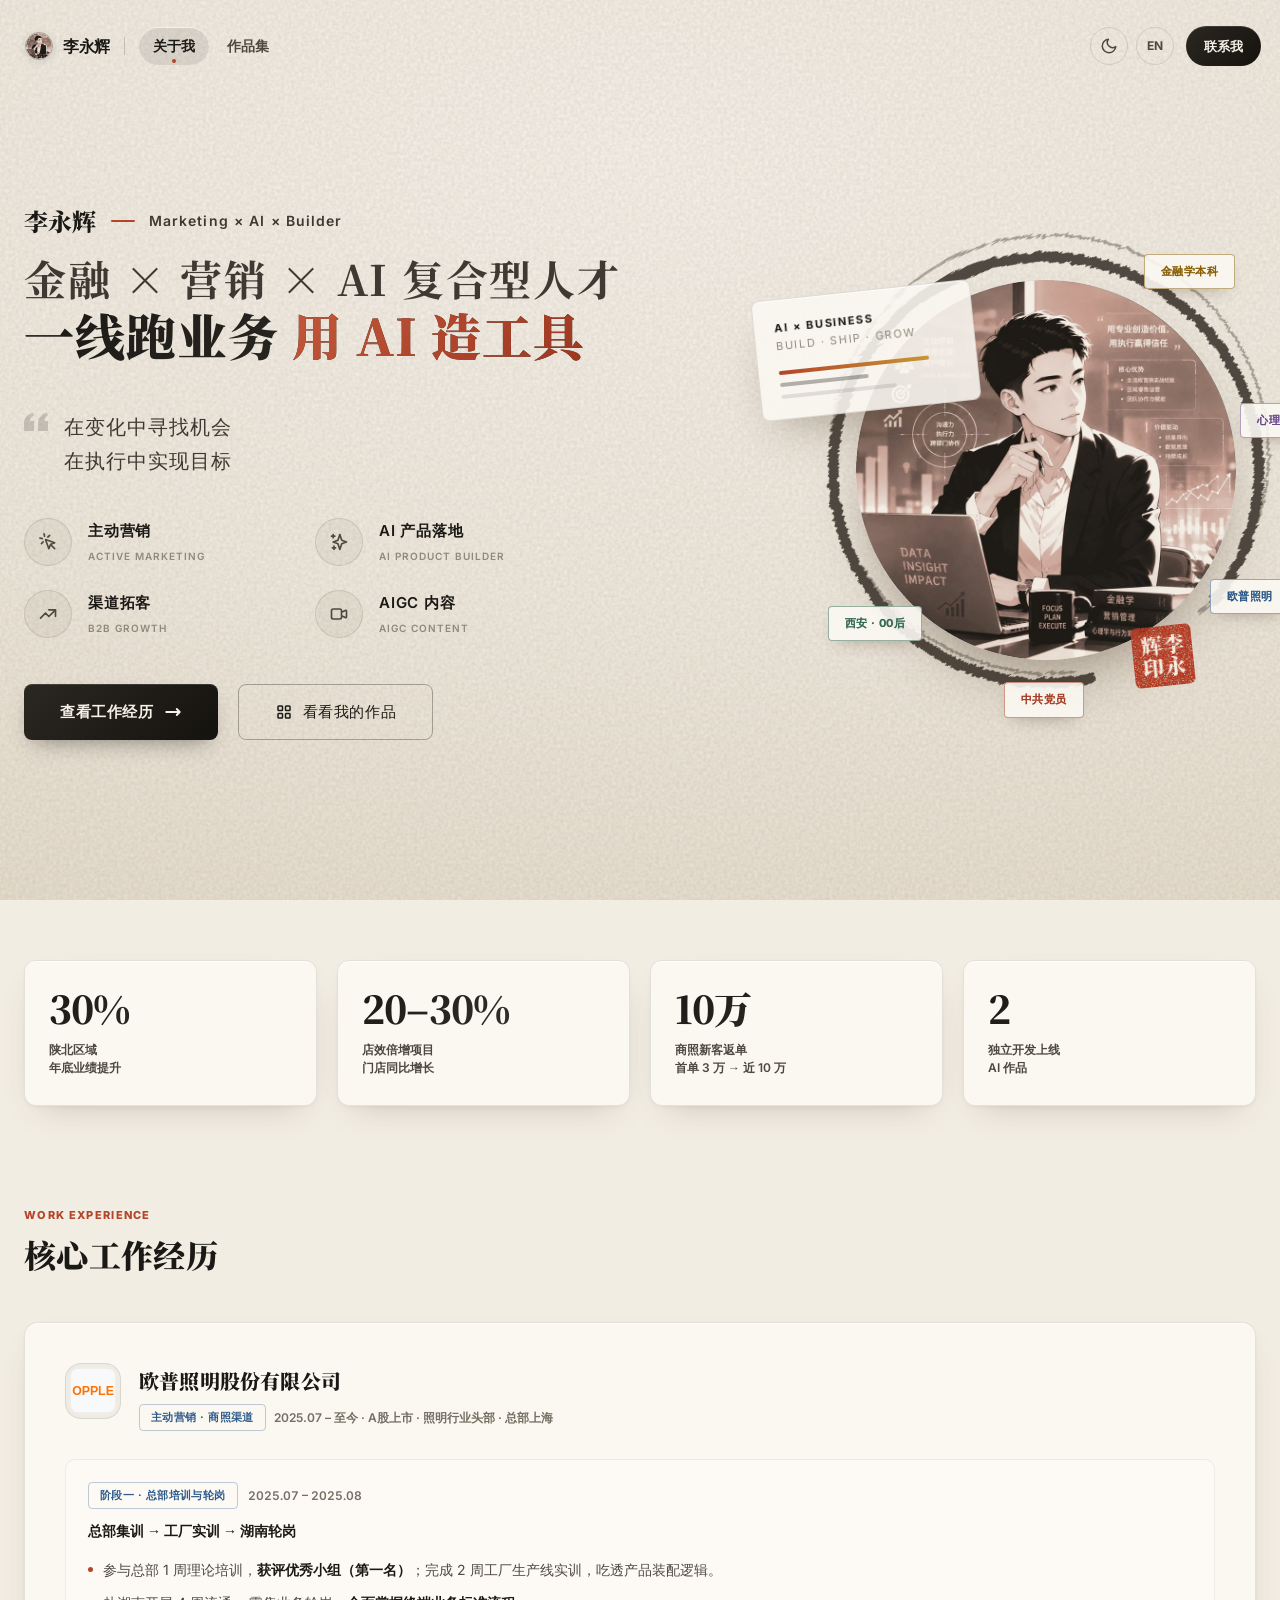
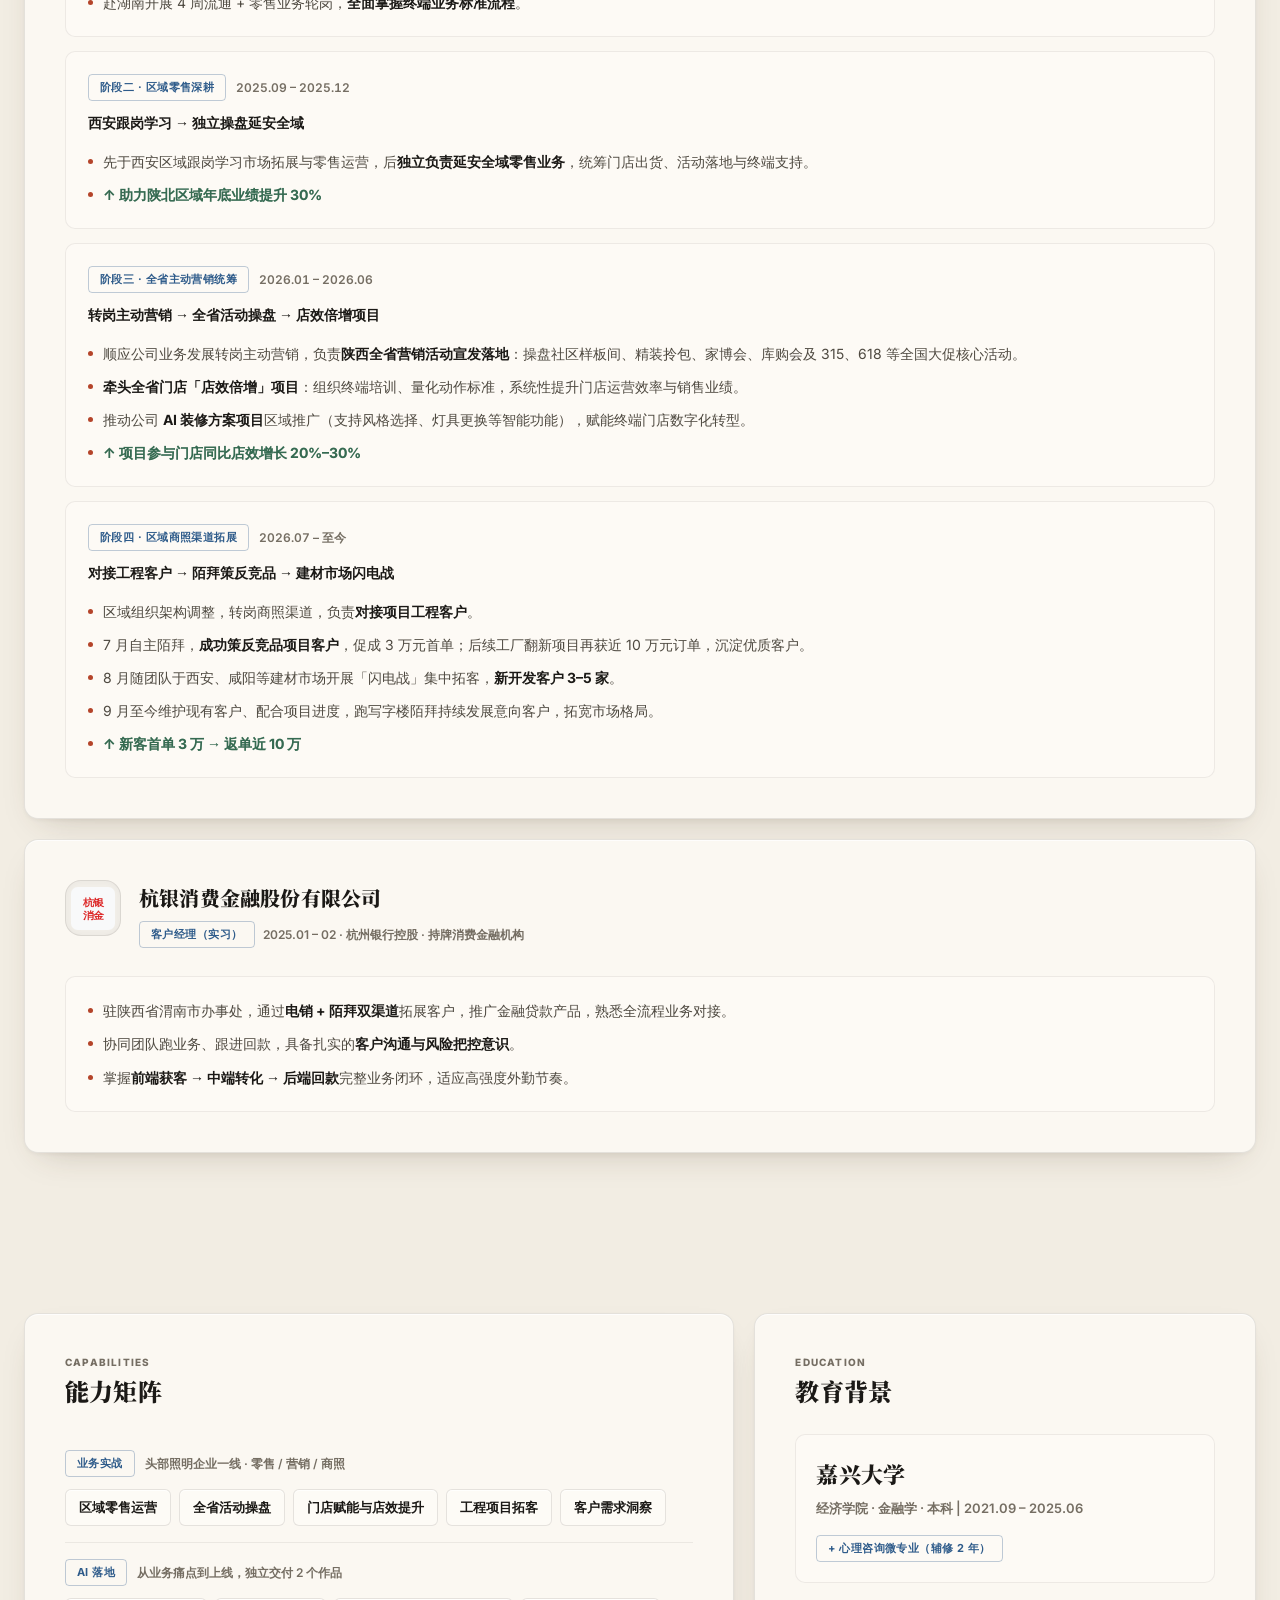
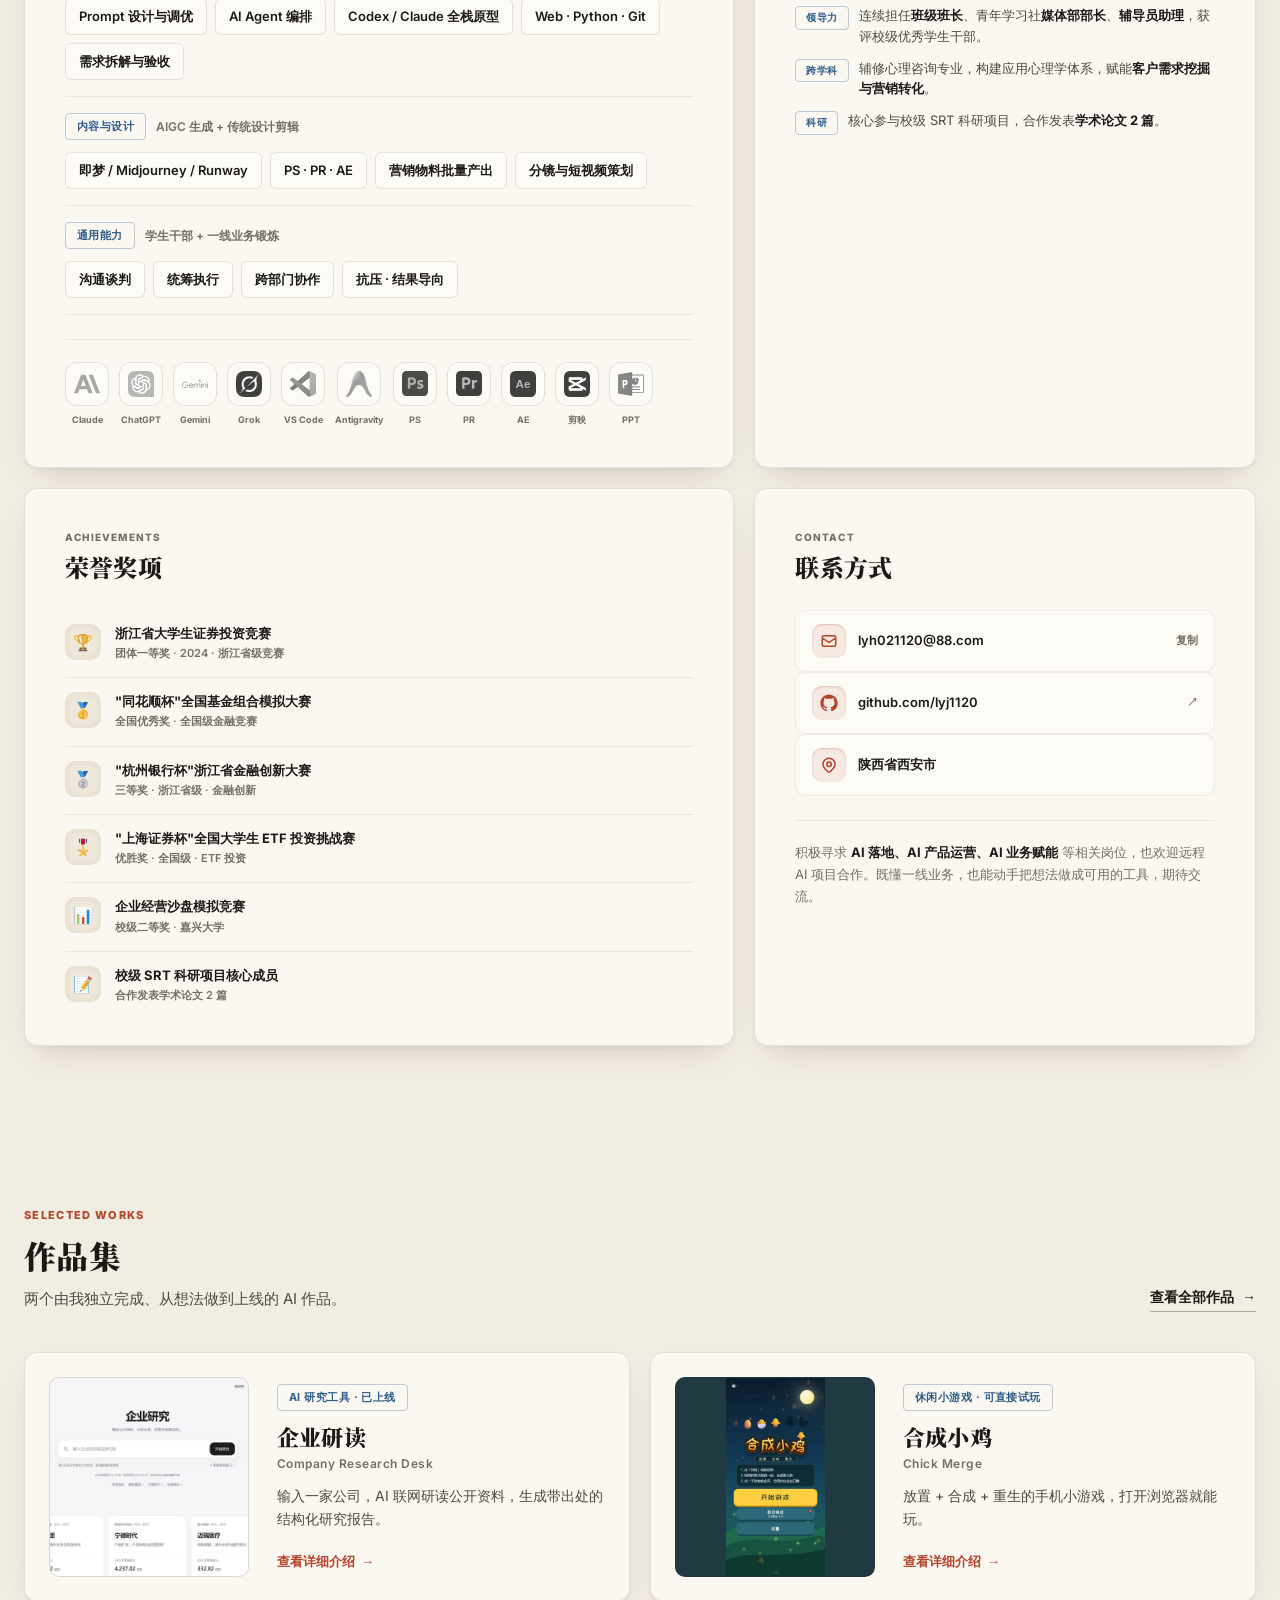
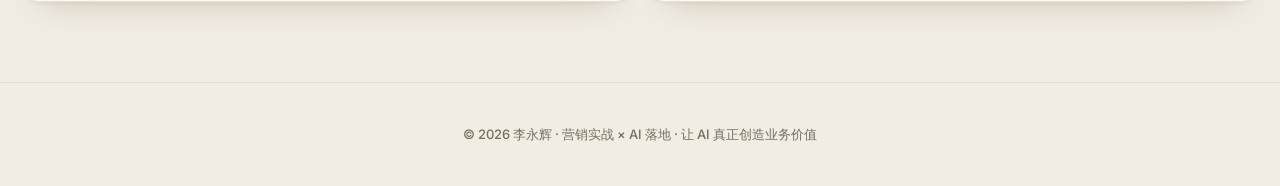
<file: index.html>
<!DOCTYPE html>
<html lang="zh-CN" data-theme="paper">
<head>
    <meta charset="UTF-8">
    <meta name="viewport" content="width=device-width, initial-scale=1.0">
    <title data-i18n="about.meta.title">李永辉 | 营销实战 × AI 落地</title>
    <meta name="description" content="李永辉：金融学本科，欧普照明一线营销与商照渠道实战，自主开发并上线 AI 产品。懂业务，也能用 AI 造工具。" data-i18n-attr="content:about.meta.desc">
    <meta name="theme-color" content="#F2EDE3">
    <meta property="og:type" content="website">
    <meta property="og:title" content="李永辉 | 营销实战 × AI 落地">
    <meta property="og:description" content="一线跑业务，用 AI 造工具。个人经历与 AI 作品集。">
    <meta property="og:image" content="https://lyj1120.github.io/smart-money/assets/og-cover.jpg">
    <link rel="icon" href="assets/favicon.svg" type="image/svg+xml">
    <!-- 在首次绘制前应用主题 / 语言偏好，避免闪烁 -->
    <script>
    (function () {
        var d = document.documentElement;
        // 默认纸墨主题；只有选过"暗夜极光"的访客才切回去
        var apply = function () {
            try {
                var q = new URLSearchParams(location.search);
                var t = q.get('theme') || localStorage.getItem('theme');
                if (t === 'aurora') d.removeAttribute('data-theme'); else d.setAttribute('data-theme', 'paper');
                return q.get('lang') || localStorage.getItem('lang');
            } catch (e) { return null; }
        };
        if (apply() === 'en') { d.setAttribute('lang', 'en'); d.classList.add('i18n-pending'); }
        // 从另一页切过来（含后台预渲染好的页面）：显示前按最新的主题偏好校正一次；
        // 首屏内容直接就位，交给页面切换的淡入，不再叠加入场动画
        addEventListener('pagereveal', function (e) {
            if (!e.viewTransition) return;
            apply();
            d.classList.add('vt-arrive');
            e.viewTransition.finished.finally(function () { d.classList.remove('vt-arrive'); });
        });
    })();
    </script>
    <!-- 打开页面后在后台把另一页预渲染好，点导航时直接切换，不用再等网络 -->
    <script type="speculationrules">{"prerender": [{"urls": ["works.html"], "eagerness": "immediate"}]}</script>
    <link rel="preload" href="fonts/inter-latin.woff2" as="font" type="font/woff2" crossorigin>
    <link rel="preload" href="assets/avatar-paper.jpg" as="image">
    <link rel="stylesheet" href="css/style.css">
</head>
<body>

<canvas id="bgCanvas" aria-hidden="true"></canvas>
<div class="bg-noise" aria-hidden="true"></div>

<!-- ===================== 导航 ===================== -->
<nav class="nav" id="mainNav" aria-label="主导航" data-i18n-attr="aria-label:nav.aria">
    <div class="nav-left">
        <a href="index.html" class="nav-logo-wrap" aria-label="李永辉 · 关于我" data-i18n-attr="aria-label:nav.homeLabel">
            <span class="nav-avatar theme-pair" aria-hidden="true">
                <img class="for-aurora" src="assets/avatar-new.jpg" alt="">
                <img class="for-paper" src="assets/avatar-paper.jpg" alt="">
            </span>
            <span class="nav-logo" data-i18n="common.name">李永辉</span>
        </a>
        <span class="nav-sep" aria-hidden="true"></span>
        <div class="nav-links">
            <a href="index.html" class="active" aria-current="page" data-i18n="nav.about">关于我</a>
            <a href="works.html" data-i18n="nav.works">作品集</a>
        </div>
    </div>
    <div class="nav-right">
        <button type="button" class="nav-icon" id="themeToggle" aria-label="切换到纸墨主题" title="切换到纸墨主题">
            <svg class="theme-icon-sun" viewBox="0 0 24 24" fill="none" stroke="currentColor" stroke-width="2" stroke-linecap="round" stroke-linejoin="round" aria-hidden="true"><circle cx="12" cy="12" r="4"/><path d="M12 2v2M12 20v2M4.93 4.93l1.41 1.41M17.66 17.66l1.41 1.41M2 12h2M20 12h2M6.34 17.66l-1.41 1.41M19.07 4.93l-1.41 1.41"/></svg>
            <svg class="theme-icon-moon" viewBox="0 0 24 24" fill="none" stroke="currentColor" stroke-width="2" stroke-linecap="round" stroke-linejoin="round" aria-hidden="true"><path d="M21 12.79A9 9 0 1111.21 3 7 7 0 0021 12.79z"/></svg>
        </button>
        <button type="button" class="nav-icon nav-lang" id="langToggle" aria-label="Switch to English" title="Switch to English">EN</button>
        <a href="#contact" class="nav-btn" data-contact data-i18n="nav.contact">联系我</a>
    </div>
</nav>

<main>
<!-- ===================== 首屏 ===================== -->
<section class="hero" id="hero">
    <div class="bg-lights" aria-hidden="true">
        <div class="light-blue"></div>
        <div class="light-gold"></div>
        <div class="light-indigo"></div>
    </div>

    <div class="hero-inner wrapper">
        <div class="hero-content">
            <div class="hero-intro hero-anim">
                <span class="hi-name" data-i18n="common.name">李永辉</span>
                <span class="hi-divider" aria-hidden="true"></span>
                <span class="hi-role">Marketing × AI × Builder</span>
            </div>

            <h1 class="hero-title hero-anim d1">
                <span class="title-line-1" data-i18n="about.hero.line1">金融 × 营销 × AI 复合型人才</span>
                <span class="title-line-2" data-i18n="about.hero.line2">一线跑业务 <span class="text-accent">用 AI 造工具</span></span>
            </h1>

            <div class="hero-quote hero-anim d2">
                <svg class="quote-mark" width="24" height="24" fill="currentColor" viewBox="0 0 24 24" aria-hidden="true"><path d="M14.017 21v-7.391c0-5.704 3.731-9.57 8.983-10.609l.995 2.151c-2.432.917-3.995 3.638-3.995 5.849h4v10h-9.983zm-14.017 0v-7.391c0-5.704 3.748-9.57 9-10.609l.996 2.151c-2.433.917-3.996 3.638-3.996 5.849h3.983v10h-9.983z"/></svg>
                <p data-i18n="about.hero.quote">在变化中寻找机会<br>在执行中实现目标</p>
            </div>

            <div class="hero-skill-grid hero-anim d3">
                <div class="skill-item">
                    <div class="skill-icon"><svg width="20" height="20" fill="none" stroke="currentColor" viewBox="0 0 24 24" aria-hidden="true"><path stroke-linecap="round" stroke-linejoin="round" stroke-width="2" d="M15 15l-2 5L9 9l11 4-5 2zm0 0l5 5M7.188 2.239l.777 2.897M5.136 7.965l-2.898-.777M13.95 4.05l-2.122 2.122m-5.657 5.656l-2.12 2.122"/></svg></div>
                    <div class="skill-text"><span class="sk-name" data-i18n="about.skill.1.name">主动营销</span><span class="sk-eng" data-i18n="about.skill.1.sub">Active Marketing</span></div>
                </div>
                <div class="skill-item">
                    <div class="skill-icon"><svg width="20" height="20" fill="none" stroke="currentColor" viewBox="0 0 24 24" aria-hidden="true"><path stroke-linecap="round" stroke-linejoin="round" stroke-width="2" d="M5 3v4M3 5h4M6 17v4m-2-2h4m5-16l2.286 6.857L21 12l-5.714 2.143L13 21l-2.286-6.857L5 12l5.714-2.143L13 3z"/></svg></div>
                    <div class="skill-text"><span class="sk-name" data-i18n="about.skill.2.name">AI 产品落地</span><span class="sk-eng" data-i18n="about.skill.2.sub">AI Product Builder</span></div>
                </div>
                <div class="skill-item">
                    <div class="skill-icon"><svg width="20" height="20" fill="none" stroke="currentColor" viewBox="0 0 24 24" aria-hidden="true"><path stroke-linecap="round" stroke-linejoin="round" stroke-width="2" d="M13 7h8m0 0v8m0-8l-8 8-4-4-6 6"/></svg></div>
                    <div class="skill-text"><span class="sk-name" data-i18n="about.skill.3.name">渠道拓客</span><span class="sk-eng" data-i18n="about.skill.3.sub">B2B Growth</span></div>
                </div>
                <div class="skill-item">
                    <div class="skill-icon"><svg width="20" height="20" fill="none" stroke="currentColor" viewBox="0 0 24 24" aria-hidden="true"><path stroke-linecap="round" stroke-linejoin="round" stroke-width="2" d="M15 10l4.553-2.276A1 1 0 0121 8.618v6.764a1 1 0 01-1.447.894L15 14M5 18h8a2 2 0 002-2V8a2 2 0 00-2-2H5a2 2 0 00-2 2v8a2 2 0 002 2z"/></svg></div>
                    <div class="skill-text"><span class="sk-name" data-i18n="about.skill.4.name">AIGC 内容</span><span class="sk-eng" data-i18n="about.skill.4.sub">AIGC Content</span></div>
                </div>
            </div>

            <div class="hero-ctas hero-anim d4">
                <a href="#experience" class="btn-primary">
                    <span data-i18n="about.hero.cta1">查看工作经历</span>
                    <svg width="18" height="18" fill="none" stroke="currentColor" viewBox="0 0 24 24" aria-hidden="true"><path stroke-linecap="round" stroke-linejoin="round" stroke-width="2.5" d="M17 8l4 4m0 0l-4 4m4-4H3"/></svg>
                </a>
                <a href="works.html" class="btn-secondary">
                    <svg width="18" height="18" fill="none" stroke="currentColor" viewBox="0 0 24 24" aria-hidden="true"><path stroke-linecap="round" stroke-linejoin="round" stroke-width="2" d="M4 5a1 1 0 011-1h4a1 1 0 011 1v4a1 1 0 01-1 1H5a1 1 0 01-1-1V5zm10 0a1 1 0 011-1h4a1 1 0 011 1v4a1 1 0 01-1 1h-4a1 1 0 01-1-1V5zM4 15a1 1 0 011-1h4a1 1 0 011 1v4a1 1 0 01-1 1H5a1 1 0 01-1-1v-4zm10 0a1 1 0 011-1h4a1 1 0 011 1v4a1 1 0 01-1 1h-4a1 1 0 01-1-1v-4z"/></svg>
                    <span data-i18n="about.hero.cta2">看看我的作品</span>
                </a>
            </div>
        </div>

        <!-- 头像：两套主题各一张，切换时交叉淡化 -->
        <div class="hero-avatar-wrap">
            <div class="avatar-ring-outer"></div>
            <div class="avatar-ring-inner"></div>
            <div class="avatar-glow"></div>
            <!-- 纸墨主题：圆相笔触 -->
            <svg class="enso" viewBox="0 0 200 200" aria-hidden="true">
                <defs>
                    <filter id="ensoBrush" x="-10%" y="-10%" width="120%" height="120%">
                        <feTurbulence type="fractalNoise" baseFrequency="0.03 0.8" numOctaves="2" seed="4" result="t"/>
                        <feDisplacementMap in="SourceGraphic" in2="t" scale="3" xChannelSelector="R" yChannelSelector="G"/>
                    </filter>
                </defs>
                <g filter="url(#ensoBrush)" fill="none" stroke="currentColor" stroke-linecap="round">
                    <path class="stroke-main" pathLength="1" stroke-width="4.2" d="M69.9 182.7 A88 88 0 1 1 130.1 182.7"/>
                    <path class="stroke-dry" pathLength="1" stroke-width="1.1" opacity="0.45" d="M66 177 A90.5 90.5 0 1 1 122 184"/>
                </g>
            </svg>
            <div class="avatar-float">
                <div class="avatar-img theme-pair" role="img" aria-label="李永辉" data-i18n-attr="aria-label:common.name">
                    <img class="for-aurora" src="assets/avatar-new.jpg" alt="">
                    <img class="for-paper" src="assets/avatar-paper.jpg" alt="" fetchpriority="high">
                </div>
            </div>

            <!-- 纸墨主题：朱文名章 -->
            <div class="seal" aria-hidden="true"><span>李永</span><span>辉印</span></div>

            <div class="floating-tech-card" aria-hidden="true">
                <div class="ftc-title">AI × BUSINESS<br><span class="ftc-sub">BUILD · SHIP · GROW</span></div>
                <div class="ftc-lines">
                    <div class="ftc-line line-1"></div>
                    <div class="ftc-line line-2"></div>
                    <div class="ftc-line line-3"></div>
                </div>
            </div>

            <div class="orbit-badge ob-1 tone-gold" data-i18n="about.badge.1">金融学本科</div>
            <div class="orbit-badge ob-2 tone-purple" data-i18n="about.badge.2">心理学辅修</div>
            <div class="orbit-badge ob-3 tone-blue" data-i18n="about.badge.3">欧普照明</div>
            <div class="orbit-badge ob-4 tone-red" data-i18n="about.badge.4">中共党员</div>
            <div class="orbit-badge ob-5 tone-green" data-i18n="about.badge.5">西安 · 00后</div>
        </div>
    </div>
</section>

<!-- ===================== 关键数据 ===================== -->
<section class="section metrics-section" aria-label="关键数据" data-i18n-attr="aria-label:about.metrics.aria">
    <div class="wrapper">
        <div class="metric-cards-row hero-anim d4">
            <div class="m-card glass lift">
                <div class="m-num">30%</div>
                <div class="m-desc" data-i18n="about.metric.1">陕北区域<br>年底业绩提升</div>
            </div>
            <div class="m-card glass lift">
                <div class="m-num">20–30%</div>
                <div class="m-desc" data-i18n="about.metric.2">店效倍增项目<br>门店同比增长</div>
            </div>
            <div class="m-card glass lift">
                <div class="m-num" data-i18n="about.metric.3.num">10万</div>
                <div class="m-desc" data-i18n="about.metric.3">商照新客返单<br>首单 3 万 → 近 10 万</div>
            </div>
            <div class="m-card glass lift">
                <div class="m-num">2</div>
                <div class="m-desc" data-i18n="about.metric.4">独立开发上线<br>AI 作品</div>
            </div>
        </div>
    </div>
</section>

<!-- ===================== 工作经历 ===================== -->
<section class="section" id="experience">
    <div class="wrapper">
        <div class="section-eyebrow">Work Experience</div>
        <h2 class="section-h2" data-i18n="about.exp.title">核心工作经历</h2>

        <!-- 欧普照明 -->
        <article class="exp-card glass lift fade-up">
            <div class="exp-header">
                <div class="exp-logo"><img src="assets/icons/opple.svg" alt="OPPLE"></div>
                <div class="exp-meta">
                    <h3 class="exp-company" data-i18n="about.exp.opple.name">欧普照明股份有限公司</h3>
                    <div class="exp-meta-row">
                        <span class="pill tone-blue" data-i18n="about.exp.opple.role">主动营销 · 商照渠道</span>
                        <span class="exp-company-note" data-i18n="about.exp.opple.note">2025.07 – 至今 · A股上市 · 照明行业头部 · 总部上海</span>
                    </div>
                </div>
            </div>

            <div class="phase-block">
                <div class="phase-header">
                    <span class="pill tone-gold" data-i18n="about.exp.p1.pill">阶段一 · 总部培训与轮岗</span>
                    <span class="phase-period">2025.07 – 2025.08</span>
                </div>
                <div class="phase-subtitle" data-i18n="about.exp.p1.sub">总部集训 → 工厂实训 → 湖南轮岗</div>
                <ul class="ach-list">
                    <li class="ach-item"><span class="ach-dot tone-gold"></span><span data-i18n="about.exp.p1.1">参与总部 1 周理论培训，<strong>获评优秀小组（第一名）</strong>；完成 2 周工厂生产线实训，吃透产品装配逻辑。</span></li>
                    <li class="ach-item"><span class="ach-dot tone-gold"></span><span data-i18n="about.exp.p1.2">赴湖南开展 4 周流通 + 零售业务轮岗，<strong>全面掌握终端业务标准流程</strong>。</span></li>
                </ul>
            </div>

            <div class="phase-block">
                <div class="phase-header">
                    <span class="pill tone-green" data-i18n="about.exp.p2.pill">阶段二 · 区域零售深耕</span>
                    <span class="phase-period">2025.09 – 2025.12</span>
                </div>
                <div class="phase-subtitle" data-i18n="about.exp.p2.sub">西安跟岗学习 → 独立操盘延安全域</div>
                <ul class="ach-list">
                    <li class="ach-item"><span class="ach-dot tone-green"></span><span data-i18n="about.exp.p2.1">先于西安区域跟岗学习市场拓展与零售运营，后<strong>独立负责延安全域零售业务</strong>，统筹门店出货、活动落地与终端支持。</span></li>
                    <li class="ach-item"><span class="ach-dot tone-green"></span><span class="ach-metric" data-i18n="about.exp.p2.m">↑ 助力陕北区域年底业绩提升 30%</span></li>
                </ul>
            </div>

            <div class="phase-block">
                <div class="phase-header">
                    <span class="pill tone-blue" data-i18n="about.exp.p3.pill">阶段三 · 全省主动营销统筹</span>
                    <span class="phase-period">2026.01 – 2026.06</span>
                </div>
                <div class="phase-subtitle" data-i18n="about.exp.p3.sub">转岗主动营销 → 全省活动操盘 → 店效倍增项目</div>
                <ul class="ach-list">
                    <li class="ach-item"><span class="ach-dot tone-blue"></span><span data-i18n="about.exp.p3.1">顺应公司业务发展转岗主动营销，负责<strong>陕西全省营销活动宣发落地</strong>：操盘社区样板间、精装拎包、家博会、库购会及 315、618 等全国大促核心活动。</span></li>
                    <li class="ach-item"><span class="ach-dot tone-blue"></span><span data-i18n="about.exp.p3.2"><strong>牵头全省门店「店效倍增」项目</strong>：组织终端培训、量化动作标准，系统性提升门店运营效率与销售业绩。</span></li>
                    <li class="ach-item"><span class="ach-dot tone-blue"></span><span data-i18n="about.exp.p3.3">推动公司 <strong>AI 装修方案项目</strong>区域推广（支持风格选择、灯具更换等智能功能），赋能终端门店数字化转型。</span></li>
                    <li class="ach-item"><span class="ach-dot tone-blue"></span><span class="ach-metric" data-i18n="about.exp.p3.m">↑ 项目参与门店同比店效增长 20%–30%</span></li>
                </ul>
            </div>

            <div class="phase-block">
                <div class="phase-header">
                    <span class="pill tone-purple" data-i18n="about.exp.p4.pill">阶段四 · 区域商照渠道拓展</span>
                    <span class="phase-period" data-i18n="about.exp.p4.period">2026.07 – 至今</span>
                </div>
                <div class="phase-subtitle" data-i18n="about.exp.p4.sub">对接工程客户 → 陌拜策反竞品 → 建材市场闪电战</div>
                <ul class="ach-list">
                    <li class="ach-item"><span class="ach-dot tone-purple"></span><span data-i18n="about.exp.p4.1">区域组织架构调整，转岗商照渠道，负责<strong>对接项目工程客户</strong>。</span></li>
                    <li class="ach-item"><span class="ach-dot tone-purple"></span><span data-i18n="about.exp.p4.2">7 月自主陌拜，<strong>成功策反竞品项目客户</strong>，促成 3 万元首单；后续工厂翻新项目再获近 10 万元订单，沉淀优质客户。</span></li>
                    <li class="ach-item"><span class="ach-dot tone-purple"></span><span data-i18n="about.exp.p4.3">8 月随团队于西安、咸阳等建材市场开展「闪电战」集中拓客，<strong>新开发客户 3–5 家</strong>。</span></li>
                    <li class="ach-item"><span class="ach-dot tone-purple"></span><span data-i18n="about.exp.p4.4">9 月至今维护现有客户、配合项目进度，跑写字楼陌拜持续发展意向客户，拓宽市场格局。</span></li>
                    <li class="ach-item"><span class="ach-dot tone-purple"></span><span class="ach-metric" data-i18n="about.exp.p4.m">↑ 新客首单 3 万 → 返单近 10 万</span></li>
                </ul>
            </div>
        </article>

        <!-- 杭银消费金融 -->
        <article class="exp-card glass lift fade-up">
            <div class="exp-header">
                <div class="exp-logo"><img src="assets/icons/hyconsumer.svg" alt="杭银消费金融" data-i18n-attr="alt:about.exp.hy.name"></div>
                <div class="exp-meta">
                    <h3 class="exp-company" data-i18n="about.exp.hy.name">杭银消费金融股份有限公司</h3>
                    <div class="exp-meta-row">
                        <span class="pill tone-red" data-i18n="about.exp.hy.role">客户经理（实习）</span>
                        <span class="exp-company-note" data-i18n="about.exp.hy.note">2025.01 – 02 · 杭州银行控股 · 持牌消费金融机构</span>
                    </div>
                </div>
            </div>
            <div class="phase-block">
                <ul class="ach-list">
                    <li class="ach-item"><span class="ach-dot tone-red"></span><span data-i18n="about.exp.hy.1">驻陕西省渭南市办事处，通过<strong>电销 + 陌拜双渠道</strong>拓展客户，推广金融贷款产品，熟悉全流程业务对接。</span></li>
                    <li class="ach-item"><span class="ach-dot tone-red"></span><span data-i18n="about.exp.hy.2">协同团队跑业务、跟进回款，具备扎实的<strong>客户沟通与风险把控意识</strong>。</span></li>
                    <li class="ach-item"><span class="ach-dot tone-red"></span><span data-i18n="about.exp.hy.3">掌握<strong>前端获客 → 中端转化 → 后端回款</strong>完整业务闭环，适应高强度外勤节奏。</span></li>
                </ul>
            </div>
        </article>
    </div>
</section>

<!-- ===================== 能力 / 教育 / 荣誉 / 联系 ===================== -->
<section class="section" id="skills">
    <div class="wrapper">
        <div class="bento-grid">

            <div class="bento-card glass lift bc-skills fade-up" id="skills-bento">
                <div class="bc-label">Capabilities</div>
                <h2 class="bc-title" data-i18n="about.cap.title">能力矩阵</h2>

                <div class="cap-group tone-gold">
                    <div class="cap-head"><span class="pill tone-gold" data-i18n="about.cap.1.tag">业务实战</span><span class="cap-note" data-i18n="about.cap.1.note">头部照明企业一线 · 零售 / 营销 / 商照</span></div>
                    <div class="cap-chips" data-i18n="about.cap.1.chips"><span>区域零售运营</span><span>全省活动操盘</span><span>门店赋能与店效提升</span><span>工程项目拓客</span><span>客户需求洞察</span></div>
                </div>
                <div class="cap-group tone-blue">
                    <div class="cap-head"><span class="pill tone-blue" data-i18n="about.cap.2.tag">AI 落地</span><span class="cap-note" data-i18n="about.cap.2.note">从业务痛点到上线，独立交付 2 个作品</span></div>
                    <div class="cap-chips" data-i18n="about.cap.2.chips"><span>Prompt 设计与调优</span><span>AI Agent 编排</span><span>Codex / Claude 全栈原型</span><span>Web · Python · Git</span><span>需求拆解与验收</span></div>
                </div>
                <div class="cap-group tone-purple">
                    <div class="cap-head"><span class="pill tone-purple" data-i18n="about.cap.3.tag">内容与设计</span><span class="cap-note" data-i18n="about.cap.3.note">AIGC 生成 + 传统设计剪辑</span></div>
                    <div class="cap-chips" data-i18n="about.cap.3.chips"><span>即梦 / Midjourney / Runway</span><span>PS · PR · AE</span><span>营销物料批量产出</span><span>分镜与短视频策划</span></div>
                </div>
                <div class="cap-group tone-green">
                    <div class="cap-head"><span class="pill tone-green" data-i18n="about.cap.4.tag">通用能力</span><span class="cap-note" data-i18n="about.cap.4.note">学生干部 + 一线业务锻炼</span></div>
                    <div class="cap-chips" data-i18n="about.cap.4.chips"><span>沟通谈判</span><span>统筹执行</span><span>跨部门协作</span><span>抗压 · 结果导向</span></div>
                </div>

                <div class="tool-stack">
                    <div class="tool-item"><div class="tool-icon-box"><img src="assets/icons/claude.svg" alt=""></div><span class="tool-name">Claude</span></div>
                    <div class="tool-item"><div class="tool-icon-box"><img src="assets/icons/chatgpt.svg" alt=""></div><span class="tool-name">ChatGPT</span></div>
                    <div class="tool-item"><div class="tool-icon-box"><img src="assets/icons/gemini.svg" alt=""></div><span class="tool-name">Gemini</span></div>
                    <div class="tool-item"><div class="tool-icon-box"><img src="assets/icons/grok.png" alt=""></div><span class="tool-name">Grok</span></div>
                    <div class="tool-item"><div class="tool-icon-box"><img src="assets/icons/vscode.svg" alt=""></div><span class="tool-name">VS Code</span></div>
                    <div class="tool-item"><div class="tool-icon-box"><img src="assets/icons/antigravity.png" alt=""></div><span class="tool-name">Antigravity</span></div>
                    <div class="tool-item"><div class="tool-icon-box"><img src="assets/icons/ps.svg" alt=""></div><span class="tool-name">PS</span></div>
                    <div class="tool-item"><div class="tool-icon-box"><img src="assets/icons/pr.svg" alt=""></div><span class="tool-name">PR</span></div>
                    <div class="tool-item"><div class="tool-icon-box"><img src="assets/icons/ae.svg" alt=""></div><span class="tool-name">AE</span></div>
                    <div class="tool-item"><div class="tool-icon-box"><img src="assets/icons/capcut.png" alt=""></div><span class="tool-name" data-i18n="about.tool.capcut">剪映</span></div>
                    <div class="tool-item"><div class="tool-icon-box"><img src="assets/icons/ppt.svg" alt=""></div><span class="tool-name">PPT</span></div>
                </div>
            </div>

            <div class="bento-card glass lift bc-education fade-up d1">
                <div class="bc-label">Education</div>
                <h2 class="bc-title" data-i18n="about.edu.title">教育背景</h2>
                <div class="edu-school-block">
                    <div class="edu-name" data-i18n="about.edu.school">嘉兴大学</div>
                    <div class="edu-sub" data-i18n="about.edu.major">经济学院 · 金融学 · 本科 | 2021.09 – 2025.06</div>
                    <span class="pill tone-purple" data-i18n="about.edu.minor">+ 心理咨询微专业（辅修 2 年）</span>
                </div>
                <div class="edu-row"><span class="pill tone-blue" data-i18n="about.edu.r1.tag">领导力</span><p data-i18n="about.edu.r1">连续担任<strong>班级班长</strong>、青年学习社<strong>媒体部部长</strong>、<strong>辅导员助理</strong>，获评校级优秀学生干部。</p></div>
                <div class="edu-row"><span class="pill tone-purple" data-i18n="about.edu.r2.tag">跨学科</span><p data-i18n="about.edu.r2">辅修心理咨询专业，构建应用心理学体系，赋能<strong>客户需求挖掘与营销转化</strong>。</p></div>
                <div class="edu-row"><span class="pill tone-green" data-i18n="about.edu.r3.tag">科研</span><p data-i18n="about.edu.r3">核心参与校级 SRT 科研项目，合作发表<strong>学术论文 2 篇</strong>。</p></div>
            </div>

            <div class="bento-card glass lift bc-awards fade-up" id="awards">
                <div class="bc-label">Achievements</div>
                <h2 class="bc-title" data-i18n="about.award.title">荣誉奖项</h2>
                <div class="award-item"><div class="award-icon" aria-hidden="true">🏆</div><div><div class="award-title" data-i18n="about.award.1">浙江省大学生证券投资竞赛</div><div class="award-org" data-i18n="about.award.1.org">团体一等奖 · 2024 · 浙江省级竞赛</div></div></div>
                <div class="award-item"><div class="award-icon" aria-hidden="true">🥇</div><div><div class="award-title" data-i18n="about.award.2">"同花顺杯"全国基金组合模拟大赛</div><div class="award-org" data-i18n="about.award.2.org">全国优秀奖 · 全国级金融竞赛</div></div></div>
                <div class="award-item"><div class="award-icon" aria-hidden="true">🥈</div><div><div class="award-title" data-i18n="about.award.3">"杭州银行杯"浙江省金融创新大赛</div><div class="award-org" data-i18n="about.award.3.org">三等奖 · 浙江省级 · 金融创新</div></div></div>
                <div class="award-item"><div class="award-icon" aria-hidden="true">🎖️</div><div><div class="award-title" data-i18n="about.award.4">"上海证券杯"全国大学生 ETF 投资挑战赛</div><div class="award-org" data-i18n="about.award.4.org">优胜奖 · 全国级 · ETF 投资</div></div></div>
                <div class="award-item"><div class="award-icon" aria-hidden="true">📊</div><div><div class="award-title" data-i18n="about.award.5">企业经营沙盘模拟竞赛</div><div class="award-org" data-i18n="about.award.5.org">校级二等奖 · 嘉兴大学</div></div></div>
                <div class="award-item"><div class="award-icon" aria-hidden="true">📝</div><div><div class="award-title" data-i18n="about.award.6">校级 SRT 科研项目核心成员</div><div class="award-org" data-i18n="about.award.6.org">合作发表学术论文 2 篇</div></div></div>
            </div>

            <div class="bento-card glass lift bc-contact fade-up d1" id="contact">
                <div class="bc-label">Contact</div>
                <h2 class="bc-title" data-i18n="about.contact.title">联系方式</h2>
                <button type="button" class="c-link" data-contact>
                    <span class="c-link-icon"><svg width="18" height="18" fill="none" stroke="currentColor" viewBox="0 0 24 24" aria-hidden="true"><path stroke-linecap="round" stroke-linejoin="round" stroke-width="2" d="M3 8l7.89 5.26a2 2 0 002.22 0L21 8M5 19h14a2 2 0 002-2V7a2 2 0 00-2-2H5a2 2 0 00-2 2v10a2 2 0 002 2z"/></svg></span>
                    <span class="c-link-text">lyh021120@88.com</span>
                    <span class="c-link-hint" data-i18n="about.contact.copy">复制</span>
                </button>
                <a class="c-link" href="https://github.com/lyj1120" target="_blank" rel="noopener">
                    <span class="c-link-icon"><svg width="18" height="18" viewBox="0 0 24 24" fill="currentColor" aria-hidden="true"><path d="M12 .5C5.65.5.5 5.65.5 12a11.5 11.5 0 007.86 10.92c.58.1.79-.25.79-.56v-2c-3.2.7-3.87-1.37-3.87-1.37-.52-1.33-1.28-1.69-1.28-1.69-1.05-.72.08-.7.08-.7 1.16.08 1.77 1.19 1.77 1.19 1.03 1.77 2.7 1.26 3.36.96.1-.75.4-1.26.73-1.55-2.55-.29-5.24-1.28-5.24-5.69 0-1.26.45-2.29 1.19-3.1-.12-.29-.52-1.46.11-3.05 0 0 .97-.31 3.17 1.18a11 11 0 015.78 0c2.2-1.49 3.17-1.18 3.17-1.18.63 1.59.23 2.76.11 3.05.74.81 1.19 1.84 1.19 3.1 0 4.42-2.7 5.4-5.26 5.68.41.36.78 1.06.78 2.14v3.17c0 .31.21.67.8.56A11.5 11.5 0 0023.5 12C23.5 5.65 18.35.5 12 .5z"/></svg></span>
                    <span class="c-link-text">github.com/lyj1120</span>
                    <span class="c-link-hint" aria-hidden="true">↗</span>
                </a>
                <div class="c-link">
                    <span class="c-link-icon"><svg width="18" height="18" fill="none" stroke="currentColor" viewBox="0 0 24 24" aria-hidden="true"><path stroke-linecap="round" stroke-linejoin="round" stroke-width="2" d="M17.657 16.657L13.414 20.9a1.998 1.998 0 01-2.827 0l-4.243-4.243a8 8 0 1111.314 0z"/><path stroke-linecap="round" stroke-linejoin="round" stroke-width="2" d="M15 11a3 3 0 11-6 0 3 3 0 016 0z"/></svg></span>
                    <span class="c-link-text" data-i18n="about.contact.city">陕西省西安市</span>
                </div>
                <p class="contact-note" data-i18n="about.contact.note">积极寻求 <strong>AI 落地、AI 产品运营、AI 业务赋能</strong> 等相关岗位，也欢迎远程 AI 项目合作。既懂一线业务，也能动手把想法做成可用的工具，期待交流。</p>
            </div>

        </div>
    </div>
</section>

<!-- ===================== 作品预告 ===================== -->
<section class="section" id="works-teaser">
    <div class="wrapper">
        <div class="teaser-head fade-up">
            <div>
                <div class="section-eyebrow">Selected Works</div>
                <h2 class="section-h2" data-i18n="about.teaser.title">作品集</h2>
                <p class="teaser-sub" data-i18n="about.teaser.sub">两个由我独立完成、从想法做到上线的 AI 作品。</p>
            </div>
            <a class="text-link" href="works.html"><span data-i18n="about.teaser.all">查看全部作品</span><span aria-hidden="true">→</span></a>
        </div>
        <div class="teaser-grid">
            <a class="teaser-card glass lift fade-up" href="works.html#research">
                <div class="teaser-thumb"><img src="assets/works/research-home.webp" alt="" loading="lazy" width="1600" height="1000"></div>
                <div class="teaser-body">
                    <span class="pill tone-blue" data-i18n="works.research.tag">AI 研究工具 · 已上线</span>
                    <h3 class="teaser-title" data-i18n="works.research.name">企业研读</h3>
                    <div class="teaser-en" data-i18n="works.research.alt">Company Research Desk</div>
                    <p class="teaser-desc" data-i18n="works.research.one">输入一家公司，AI 联网研读公开资料，生成带出处的结构化研究报告。</p>
                    <span class="teaser-more"><span data-i18n="common.more">查看详细介绍</span><span aria-hidden="true">→</span></span>
                </div>
            </a>
            <a class="teaser-card glass lift fade-up d1" href="works.html#chick">
                <div class="teaser-thumb is-phone"><img src="assets/works/chick-poster.webp" alt="" loading="lazy" width="560" height="1120"></div>
                <div class="teaser-body">
                    <span class="pill tone-gold" data-i18n="works.chick.tag">休闲小游戏 · 可直接试玩</span>
                    <h3 class="teaser-title" data-i18n="works.chick.name">合成小鸡</h3>
                    <div class="teaser-en" data-i18n="works.chick.alt">Chick Merge</div>
                    <p class="teaser-desc" data-i18n="works.chick.one">放置 + 合成 + 重生的手机小游戏，打开浏览器就能玩。</p>
                    <span class="teaser-more"><span data-i18n="common.more">查看详细介绍</span><span aria-hidden="true">→</span></span>
                </div>
            </a>
        </div>
    </div>
</section>
</main>

<footer class="footer" data-i18n="common.footer">© 2026 李永辉 · 营销实战 × AI 落地 · 让 AI 真正创造业务价值</footer>

<script src="js/i18n.js"></script>
<script src="js/site.js"></script>
</body>
</html>
</file>
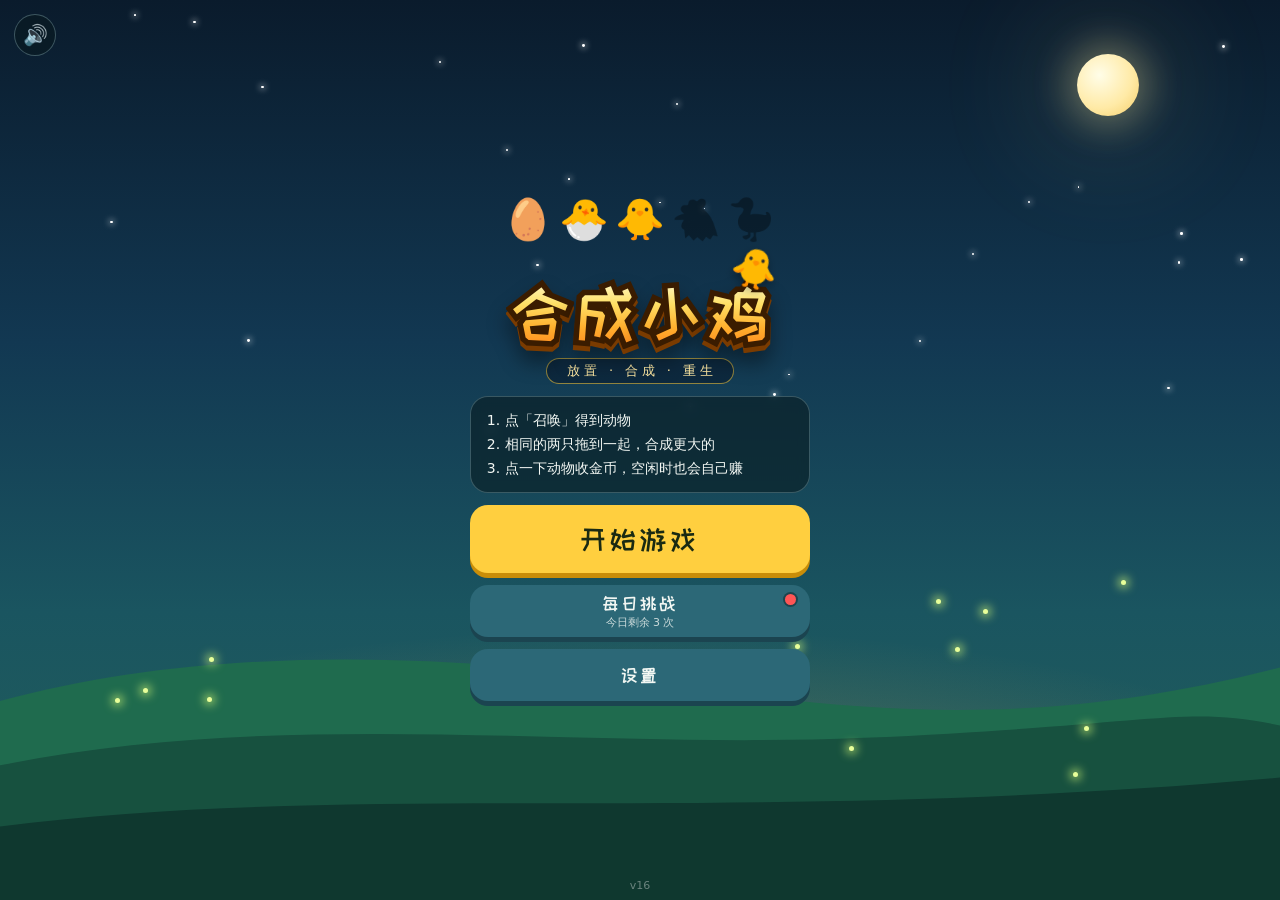
<file: works/chick/index.html>
<!doctype html><html><head><meta charset=utf8><meta name=viewport content="width=device-width,initial-scale=1,viewport-fit=cover"><style>:root{color-scheme:light;box-sizing:border-box;padding-top:env(safe-area-inset-top,0px);padding-bottom:env(safe-area-inset-bottom,0px)}html{scroll-padding-top:env(safe-area-inset-top,0px)}body{margin:0;padding:0;font:14px -apple-system,BlinkMacSystemFont,sans-serif;background:#fff;color:#000}img{max-width:100%}[hidden]:not([hidden=until-found i]){display:none!important}</style></head><body>
<title>合成小鸡</title>
<meta name="claude:viewport-fit-sides" content="cover">
<style>@font-face{font-family:"ZCOOL KuaiLe";src:url("zcool-kuaile.woff2") format("woff2");font-display:swap}</style>
<style>
/* Layout: one centered phone-width column. Stats on top, a 5x5 pen in the middle, thumb-reach buttons at the bottom. */
:root {
  --bg: #10282f;
  --panel: #173a44;
  --cell: #1d4854;
  --cell-hi: #2c6877;
  --ink: #f2f7f3;
  --muted: #8db2b8;
  --gold: #ffcf3f;
  --gold-deep: #c98d08;
  --good: #6be39a;
  --bad: #ff8575;
  --font-display: "ZCOOL KuaiLe", "PingFang SC", "Hiragino Sans GB", "Microsoft YaHei", sans-serif;
  --font-body: system-ui, -apple-system, "PingFang SC", "Microsoft YaHei", sans-serif;
  color-scheme: dark;
}
[hidden] { display: none !important; }
html, body { height: 100%; }
/* 合成特效（粒子、光圈、震屏）会飞出棋盘边缘，横向裁掉，避免出现横向滚动条 */
html { overflow-x: hidden; }
body { overflow-x: clip; }
body { box-sizing: border-box; margin: 0; }
body {
  background: var(--bg);
  color: var(--ink);
  font-family: var(--font-body);
  padding-block: 12px;
  padding-left: max(16px, env(safe-area-inset-left, 0px));
  padding-right: max(16px, env(safe-area-inset-right, 0px));
  -webkit-user-select: none; user-select: none;
  -webkit-tap-highlight-color: transparent;
}
.app { position: relative; max-width: 460px; margin: 0 auto; height: 100%; min-height: 520px; display: flex; flex-direction: column; gap: 10px; }
.top { display: flex; align-items: center; justify-content: space-between; }
h1 { font-family: var(--font-display); font-size: 28px; font-weight: 400; letter-spacing: .04em; margin: 0; color: var(--gold); }
.chip, .link {
  font: inherit; font-size: 13px; color: var(--muted); background: transparent;
  border: 1px solid var(--cell-hi); border-radius: 999px; padding: 6px 12px; cursor: pointer;
}
.link { border: 0; text-decoration: underline; text-underline-offset: 3px; padding: 6px; }
button:focus-visible { outline: 3px solid var(--gold); outline-offset: 2px; }

.tools { display: flex; gap: 8px; align-items: center; }
.chip.rebirth { color: var(--gold); border-color: var(--gold); font-variant-numeric: tabular-nums; }
.chip.rebirth.ready { background: var(--gold); color: #10282f; font-weight: 700; animation: pulse 1s ease-in-out infinite alternate; }
@keyframes pulse { from { transform: scale(1); } to { transform: scale(1.07); } }
@media (prefers-reduced-motion: reduce) { .chip.rebirth.ready { animation: none; } }
.brand { display: flex; flex-direction: column; gap: 0; min-width: 0; }
.legacy { font-size: 12px; color: var(--muted); white-space: nowrap; }
.legacy b { color: var(--gold); font-weight: 600; }
.modal { position: fixed; inset: 0; z-index: 100; background: rgba(5,14,18,.74); display: grid; place-items: center;
  padding: max(16px, env(safe-area-inset-top, 0px)) max(16px, env(safe-area-inset-right, 0px)) max(16px, env(safe-area-inset-bottom, 0px)) max(16px, env(safe-area-inset-left, 0px)); }
.sheet { box-sizing: border-box; width: min(100%, 420px); background: var(--panel); border: 1px solid var(--cell-hi); border-radius: 22px; padding: 20px; display: flex; flex-direction: column; gap: 14px;
  box-shadow: 0 20px 60px rgba(0,0,0,.5); max-height: 100%; overflow-y: auto; }
.sheet h2 { font-family: var(--font-display); font-weight: 400; font-size: 28px; letter-spacing: .04em; margin: 0; color: var(--gold); }
.sheet .lines { display: flex; flex-direction: column; gap: 8px; margin: 0; padding: 0; list-style: none; font-size: 15px; line-height: 1.5; }
.sheet .lines li { display: flex; justify-content: space-between; gap: 12px; }
.sheet .lines li span:first-child { color: var(--muted); flex: none; }
.sheet .lines li span:last-child { text-align: right; min-width: 0; font-variant-numeric: tabular-nums; }
.sheet .gold { color: var(--gold); font-weight: 700; }
.sheet .keep { font-size: 13px; color: var(--muted); line-height: 1.6; margin: 0; }
.sheet .row { display: grid; grid-template-columns: 1fr 1fr; gap: 10px; }
.sheet .btn { min-height: 52px; align-items: center; text-align: center; }
.hud { display: flex; flex-direction: column; gap: 6px; flex: none; }
.hud .row1 { display: flex; align-items: center; justify-content: space-between; gap: 10px; flex-wrap: nowrap; height: 40px; }
.hud .row2 { display: flex; align-items: center; justify-content: space-between; gap: 10px; flex-wrap: nowrap; height: 24px; }
.hud .legacy { min-width: 0; overflow: hidden; text-overflow: ellipsis; text-align: right; }
@media (max-width: 399px) { .legacy .wn { display: none; } }
.dexbar { display: flex; flex-direction: column; gap: 5px; flex: none; width: 100%; box-sizing: border-box; background: var(--panel); border: 0; border-radius: 14px; padding: 6px 9px 8px; color: var(--muted); font: inherit; font-size: 11px; line-height: 1.2; cursor: pointer; text-align: left; }
.dexhead { display: flex; align-items: center; justify-content: space-between; gap: 8px; width: 100%; }
.dexbar .cnt { white-space: nowrap; font-variant-numeric: tabular-nums; flex: none; }
.chip.solid { background: var(--panel); color: var(--ink); border-color: var(--cell-hi); }
.dexgrid { display: grid; grid-template-columns: repeat(4, 1fr); gap: 8px; }
.dcard { background: var(--cell); border-radius: 12px; padding: 8px 2px; text-align: center; font-size: 12px; color: var(--muted); min-width: 0; }
.dcard .e { display: block; font-size: 28px; line-height: 1.2; }
.dcard .nm { display: block; white-space: nowrap; overflow: hidden; text-overflow: ellipsis; padding: 0 2px; color: var(--ink); }
.dcard .lvn { display: block; font-size: 10px; font-variant-numeric: tabular-nums; }
.dcard.lock { opacity: .5; }
.dcard.next { outline: 1.5px dashed var(--gold); outline-offset: -1.5px; opacity: 1; }
.dcard.next .e { color: var(--gold); }
.coin-box { display: flex; align-items: center; gap: 10px; min-width: 0; flex: 1 1 0; }
.coin { display: inline-block; flex: none; width: 28px; height: 28px; border-radius: 50%;
  background: radial-gradient(circle at 35% 30%, #fff0a8, var(--gold) 55%, var(--gold-deep));
  box-shadow: inset 0 0 0 4px rgba(0,0,0,.13); }
.coin.sm { width: 16px; height: 16px; box-shadow: inset 0 0 0 2.5px rgba(0,0,0,.13); }
#coins { font-family: var(--font-display); font-weight: 400; font-size: 36px; line-height: 1; font-variant-numeric: tabular-nums; white-space: nowrap; overflow: hidden; text-overflow: ellipsis; min-width: 0; }
.rate { color: var(--muted); font-size: 14px; display: flex; align-items: center; gap: 8px; flex: none; white-space: nowrap; }
.ratebtn { font: inherit; color: var(--muted); background: none; border: 0; padding: 4px 0; cursor: pointer; text-decoration: underline dotted; text-underline-offset: 4px; }
.rate b { color: var(--good); font-weight: 600; font-variant-numeric: tabular-nums; }
.combo { font-family: var(--font-display); color: #10282f; background: var(--gold); border-radius: 999px; padding: 2px 10px; font-size: 15px; }

.dex { display: grid; grid-template-columns: repeat(14, 1fr); gap: 3px; width: 100%; }
.slot[hidden] { display: none; }
.slot { aspect-ratio: 1; display: grid; place-items: center; border-radius: 7px; background: var(--cell);
  font-size: clamp(10px, calc((min(100vw, 460px) - 96px) / 14 * .74), 17px); line-height: 1; color: var(--muted); }
.slot.lock { opacity: .5; font-size: 10px; }
.slot.next { outline: 1.5px dashed var(--gold); outline-offset: -1.5px; color: var(--gold); }
.slot.cur { box-shadow: inset 0 0 0 1.5px var(--good); background: var(--cell-hi); }
.slot.flash { animation: flash .9s ease-out; }
@keyframes flash { 0% { background: var(--gold); transform: scale(1.45); } 100% { transform: scale(1); } }

.board-wrap { position: relative; flex: 1 1 0; min-height: 240px; container-type: size; display: flex; flex-direction: column; align-items: center; justify-content: flex-start; }
.board-wrap::before, .board-wrap::after { content: ''; flex: 1 1 0; min-height: 0; }
.board-wrap::after { flex-grow: 2; }
.cstrip { position: relative; flex: none; width: 100%; height: 0; z-index: 7; }
.stage { position: relative; flex: none; width: min(100cqw, calc(100cqh * var(--cols, 4) / var(--rows, 4))); }
.board { width: 100%; box-sizing: border-box; display: grid; grid-template-columns: repeat(var(--cols, 4), 1fr); gap: 8px; padding: 10px; background: var(--panel);
  border-radius: 20px; container-type: inline-size; touch-action: none; }
.cell { position: relative; aspect-ratio: 1; border-radius: 16px; background: var(--cell); display: grid; place-items: center;
  background-image: radial-gradient(circle at 50% 50%, var(--tint, transparent), transparent 75%); transition: box-shadow .12s; }
.cell.over { box-shadow: inset 0 0 0 3px var(--gold); }
.mon { font-size: 2.6rem; font-size: 14cqw; line-height: 1; pointer-events: none; margin-top: -9%; }
.cell.drag .mon { opacity: .25; }
.lv { position: absolute; left: 0; right: 0; bottom: 3px; text-align: center; font-size: 11px; white-space: nowrap; color: var(--muted); pointer-events: none; font-variant-numeric: tabular-nums; }
.fx { position: absolute; inset: 0; pointer-events: none; overflow: visible; }
.float { position: absolute; transform: translate(-50%, -50%); font-family: var(--font-display); color: var(--gold); white-space: nowrap;
  font-size: 18px; text-shadow: 0 2px 0 rgba(0,0,0,.35); }
.float.small { font-size: 13px; color: var(--good); }
.float.big { font-size: 26px; }
.dot { position: absolute; width: 9px; height: 9px; border-radius: 50%; margin: -4px 0 0 -4px; }
.ghost { position: fixed; left: 0; top: 0; z-index: 50; pointer-events: none; font-size: 3.4rem; line-height: 1;
  filter: drop-shadow(0 8px 6px rgba(0,0,0,.4)); }

.cfx { position: absolute; left: 0; right: 0; top: -50px; height: 44px; z-index: 7; display: flex; align-items: center; justify-content: center; gap: 10px; pointer-events: none; --c: #ffcf3f; }
.cnum { font-family: var(--font-display); line-height: 1; color: var(--c); font-size: 28px; letter-spacing: .02em; display: flex; align-items: baseline; gap: 5px; white-space: nowrap;
  text-shadow: 0 0 14px var(--c), 0 2px 0 rgba(0,0,0,.45); -webkit-text-stroke: 1.2px rgba(0,0,0,.4); paint-order: stroke fill; }
.cnum small { font-size: .5em; -webkit-text-stroke: 0; text-shadow: 0 2px 0 rgba(0,0,0,.5); }
.cbar { position: absolute; left: 50%; bottom: 1px; width: 132px; margin-left: -66px; height: 4px; border-radius: 4px; background: rgba(0,0,0,.38); overflow: hidden; }
.cbar i { display: block; height: 100%; width: 100%; background: var(--c); transform-origin: left center; border-radius: 4px; }
.cword { font-family: var(--font-display); font-size: 17px; color: #fff; white-space: nowrap; text-shadow: 0 0 10px var(--c), 0 2px 0 rgba(0,0,0,.55); }
.cfx.lv1 { --c: #ffcf3f; } .cfx.lv2 { --c: #ff9d2e; } .cfx.lv3 { --c: #ff5d7a; } .cfx.lv4 { --c: #d27bff; } .cfx.lv5 { --c: #5fd8ff; } .cfx.lv6 { --c: #ff6bd6; }
.cfx.lv2 .cnum { font-size: 30px; } .cfx.lv3 .cnum { font-size: 32px; } .cfx.lv4 .cnum { font-size: 34px; } .cfx.lv5 .cnum { font-size: 36px; } .cfx.lv6 .cnum { font-size: 38px; }
.cfx.lv6 .cnum { animation: rainbow 1.2s linear infinite; }
@keyframes rainbow { from { filter: hue-rotate(0deg); } to { filter: hue-rotate(360deg); } }
@media (prefers-reduced-motion: reduce) { .cfx.lv6 .cnum { animation: none; } }
.edge { position: absolute; inset: -12px -16px; z-index: 6; pointer-events: none; opacity: 0; border-radius: 18px; }
.ring { position: absolute; width: 40px; height: 40px; margin: -20px 0 0 -20px; border-radius: 50%; border: 3px solid var(--rc, #ffcf3f); pointer-events: none; }
.sky { position: absolute; inset: 0; overflow: hidden; pointer-events: none; border-radius: 20px; }
.gift { position: absolute; top: 0; left: 0; z-index: 5; width: 92px; display: flex; flex-direction: column; align-items: center; gap: 0;
  background: none; border: 0; padding: 0; cursor: pointer; touch-action: manipulation; pointer-events: auto; }
.gift .art { display: block; width: 80px; height: 110px; transform-origin: 50% 8%; pointer-events: none;
  animation: sway 2.2s ease-in-out infinite alternate; filter: drop-shadow(0 6px 5px rgba(0,0,0,.35)); }
.gift .tag { margin-top: 3px; font-size: 11px; font-weight: 700; color: #10282f; background: var(--ring); border-radius: 999px; padding: 1px 9px; white-space: nowrap; box-shadow: 0 2px 4px rgba(0,0,0,.3); }
.gift.k-coin { --ring: #ffcf3f; } .gift.k-boost { --ring: #6be39a; } .gift.k-animal { --ring: #c79bff; }
.gift.big .art { width: 92px; height: 126px; animation: sway 1.8s ease-in-out infinite alternate, glowf .9s ease-in-out infinite alternate; }
@keyframes sway { from { transform: rotate(-5deg); } to { transform: rotate(5deg); } }
@keyframes glowf { from { filter: drop-shadow(0 0 5px var(--ring)) drop-shadow(0 6px 5px rgba(0,0,0,.3)); } to { filter: drop-shadow(0 0 16px var(--ring)) drop-shadow(0 6px 5px rgba(0,0,0,.3)); } }
@media (prefers-reduced-motion: reduce) { .gift .art { animation: none !important; } }
.boost { font-family: var(--font-display); color: #10282f; background: var(--good); border-radius: 999px; padding: 2px 10px; font-size: 15px; font-variant-numeric: tabular-nums; }
.actions { display: grid; grid-template-columns: 1.25fr 1fr; gap: 10px; }
.btn { font: inherit; border: 0; border-radius: 18px; padding: 8px 14px; min-height: 64px; cursor: pointer; text-align: left;
  display: flex; flex-direction: column; justify-content: center; gap: 0; line-height: 1.2; position: relative; touch-action: manipulation; }
.btn .t { font-family: var(--font-display); font-size: 20px; letter-spacing: .04em; }
.btn { overflow: hidden; }
.btn .t, .btn .sub, .btn .p { white-space: nowrap; overflow: hidden; text-overflow: ellipsis; max-width: 100%; }
.btn .sub { font-size: 11px; opacity: .8; }
.btn .p { display: flex; align-items: center; gap: 6px; font-weight: 700; font-variant-numeric: tabular-nums; font-size: 15px; }
.btn.main { background: var(--gold); color: #1a2a12; box-shadow: 0 5px 0 var(--gold-deep); }
.btn.alt { background: var(--cell-hi); color: var(--ink); box-shadow: 0 5px 0 #1b4450; }
.btn:active { transform: translateY(3px); box-shadow: 0 2px 0 rgba(0,0,0,.25); }
.btn.off { opacity: .5; }
.setrow { display: flex; align-items: center; justify-content: space-between; gap: 12px; font-size: 15px; }
.setrow small { display: block; color: var(--muted); font-size: 12px; margin-top: 2px; }
.setrow .chip { flex: none; color: var(--ink); min-width: 64px; }
.setrow .chip[aria-pressed="true"] { background: var(--good); border-color: var(--good); color: #10282f; font-weight: 700; }
.setrow .chip.danger { color: var(--bad); border-color: var(--bad); }
.setrow .chip.danger.armed { background: var(--bad); color: #10282f; font-weight: 700; }

.toast { position: fixed; left: 50%; bottom: calc(132px + env(safe-area-inset-bottom, 0px)); transform: translate(-50%, 20px);
  background: #0a1b20; border: 1px solid var(--cell-hi); color: var(--ink); padding: 10px 16px; border-radius: 14px; font-size: 14px;
  opacity: 0; pointer-events: none; transition: opacity .2s, transform .2s; max-width: calc(100% - 32px); text-align: center; z-index: 110; }
.toast.show { opacity: 1; transform: translate(-50%, 0); }
@media (prefers-reduced-motion: reduce) { .toast { transition: none; } .slot.flash { animation: none; } }

/* 设置面板 */
.sheet.set { gap: 10px; }
.srow { background: var(--cell); border-radius: 16px; padding: 10px 14px; display: flex; flex-direction: column; gap: 6px; }
.srow .shead { display: flex; align-items: center; justify-content: space-between; gap: 10px; font-size: 15px; min-height: 32px; }
.srow .shead small { display: block; color: var(--muted); font-size: 12px; margin-top: 1px; }
.tg { font: inherit; font-size: 13px; font-weight: 700; min-width: 60px; padding: 6px 12px; border-radius: 999px; border: 0; cursor: pointer; flex: none;
  background: #0f2a31; color: var(--muted); box-shadow: inset 0 0 0 1.5px var(--cell-hi); }
.tg[aria-pressed="true"] { background: var(--good); color: #10282f; box-shadow: none; }
.rng { -webkit-appearance: none; appearance: none; width: 100%; height: 26px; margin: 0; background: transparent; cursor: pointer; --p: 50%; }
.rng::-webkit-slider-runnable-track { height: 8px; border-radius: 6px; background: linear-gradient(90deg, var(--gold) var(--p), #0f2a31 var(--p)); }
.rng::-webkit-slider-thumb { -webkit-appearance: none; width: 22px; height: 22px; margin-top: -7px; border-radius: 50%; background: #fff; border: 3px solid var(--gold-deep); box-shadow: 0 2px 4px rgba(0,0,0,.4); }
.rng::-moz-range-track { height: 8px; border-radius: 6px; background: #0f2a31; }
.rng::-moz-range-progress { height: 8px; border-radius: 6px; background: var(--gold); }
.rng::-moz-range-thumb { width: 16px; height: 16px; border-radius: 50%; background: #fff; border: 3px solid var(--gold-deep); }
.srow.off .rng { opacity: .35; pointer-events: none; }
.resetlink { align-self: center; font: inherit; font-size: 13px; color: var(--muted); background: none; border: 0; text-decoration: underline; text-underline-offset: 3px; padding: 6px 10px; cursor: pointer; }
.resetlink.armed { color: var(--bad); font-weight: 700; }

/* 首页 */
.home { position: fixed; inset: 0; z-index: 90; overflow: hidden;
  background: radial-gradient(ellipse 90% 42% at 50% 100%, rgba(255,184,77,.34), transparent 72%),
    linear-gradient(180deg, #0a1b2c 0%, #123852 38%, #1a5560 68%, #23605a 100%); }
.home-hills { position: absolute; left: 0; right: 0; bottom: 0; width: 100%; height: 34%; display: block; }
.moon { position: absolute; top: 6%; right: 11%; width: 62px; height: 62px; border-radius: 50%;
  background: radial-gradient(circle at 36% 34%, #fffde8, #ffeaa6 58%, #f4cd68); box-shadow: 0 0 36px 10px rgba(255,236,160,.32), 0 0 120px 40px rgba(255,236,160,.1); }
.bubbles { position: absolute; inset: 0; overflow: hidden; pointer-events: none; }
.star { position: absolute; width: var(--s); height: var(--s); border-radius: 50%; background: #fff; box-shadow: 0 0 6px 1px rgba(255,255,255,.7); animation: twink 3s ease-in-out infinite; }
@keyframes twink { 0%, 100% { opacity: .2; } 50% { opacity: 1; } }
.drift { position: absolute; bottom: -10%; opacity: .2; font-weight: 400; animation: rise 20s linear infinite; }
@keyframes rise { from { transform: translateY(0) rotate(-8deg); } to { transform: translateY(-125vh) rotate(8deg); } }
.fly { position: absolute; width: 5px; height: 5px; border-radius: 50%; background: #e8ff9a; box-shadow: 0 0 10px 3px rgba(220,255,120,.7); text-decoration: none; animation: fly 7s ease-in-out infinite; }
@keyframes fly { 0%, 100% { transform: translate(0,0); opacity: .2; } 25% { opacity: 1; } 50% { transform: translate(18px,-26px); opacity: .5; } 75% { transform: translate(-14px,-12px); opacity: 1; } }
.home-scroll { position: absolute; inset: 0; z-index: 2; overflow-y: auto; display: flex;
  padding: max(20px, env(safe-area-inset-top, 0px)) max(20px, env(safe-area-inset-right, 0px)) max(20px, env(safe-area-inset-bottom, 0px)) max(20px, env(safe-area-inset-left, 0px)); }
.home-in { width: min(100%, 340px); margin: auto; display: flex; flex-direction: column; align-items: center; gap: 14px; text-align: center; }
.herd { display: flex; justify-content: center; gap: 6px; margin-bottom: 22px; }
.herd span { font-size: 40px; line-height: 1; display: block; animation: hop 1.6s ease-in-out infinite; animation-delay: calc(var(--k) * -.28s); }
.herd span.sil { filter: brightness(0); opacity: .35; }
@keyframes hop { 0%, 100% { transform: translateY(0) scale(1); } 45% { transform: translateY(-14px) scale(1.06); } }
.home-title { position: relative; margin: 6px 0 0; display: flex; justify-content: center; gap: 2px; font-family: var(--font-display); font-weight: 400; font-size: 66px; line-height: 1.05; }
.tc { position: relative; display: inline-block; color: #3a1c00; -webkit-text-stroke: 11px #3a1c00; paint-order: stroke fill; --r: 0deg;
  filter: drop-shadow(0 5px 0 #7a3b00) drop-shadow(0 12px 10px rgba(0,0,0,.38)); animation: wob 2.6s ease-in-out infinite; animation-delay: calc(var(--k) * -.4s); }
.tc::after { content: attr(data-c); position: absolute; left: 0; top: 0; -webkit-text-stroke: 0; color: transparent;
  background: linear-gradient(180deg, #fffbd0 0%, #ffe066 36%, #ffb02e 70%, #ff8a1f 100%); -webkit-background-clip: text; background-clip: text; }
@keyframes wob { 0%, 100% { transform: translateY(0) rotate(var(--r)); } 50% { transform: translateY(-9px) rotate(calc(var(--r) * -1)); } }
.hat { position: absolute; right: -10px; top: -30px; font-size: 38px; transform: rotate(14deg); animation: hop 1.8s ease-in-out infinite; filter: drop-shadow(0 4px 4px rgba(0,0,0,.35)); }
.home-tag { margin-top: -2px; padding: 3px 16px; border-radius: 999px; font-size: 13px; letter-spacing: .3em; text-indent: .3em; color: #ffe9a3;
  background: rgba(10,27,44,.55); border: 1px solid rgba(255,207,63,.55); }
.home-card { width: 100%; box-sizing: border-box; background: rgba(8,24,29,.55); -webkit-backdrop-filter: blur(6px); backdrop-filter: blur(6px); border: 1px solid rgba(141,178,184,.35); border-radius: 18px; padding: 12px 14px; font-size: 14px; line-height: 1.7; color: var(--ink); text-align: left; min-height: 48px; }
.home-card b { color: var(--gold); font-weight: 600; }
.home-card .row { display: flex; justify-content: space-between; gap: 12px; }
.home-card .row span:first-child { color: var(--muted); }
.home-card .welcome { margin-top: 6px; padding-top: 6px; border-top: 1px dashed rgba(141,178,184,.4); color: var(--gold); text-align: center; }
.home-card ol { margin: 0; padding-left: 1.4em; }
.home-btn, .home-btn2 { box-sizing: border-box; }
.home-btn { width: 100%; min-height: 68px; align-items: center; text-align: center; animation: pulse 1.1s ease-in-out infinite alternate; }
.home-btn .t { font-size: 28px; letter-spacing: .14em; }
.home-btn2 { width: 100%; min-height: 50px; align-items: center; text-align: center; }
.home-btn2 .t { font-size: 18px; letter-spacing: .1em; }
@media (max-height: 600px) { .herd { display: none; } .home-title { margin-top: 24px; } .home-title { font-size: 52px; } .home-in { gap: 10px; } }
@media (prefers-reduced-motion: reduce) { .herd span, .home-btn, .tc, .hat, .star, .drift, .fly { animation: none; } }

/* 通用：危险按钮 / 禁用 / 红点 */
.btn.danger { background: var(--bad); color: #2a0d09; box-shadow: 0 5px 0 #a8473b; }
.btn[disabled] { opacity: .5; pointer-events: none; }
.reddot { position: absolute; top: 9px; right: 14px; width: 11px; height: 11px; border-radius: 50%; background: #ff5555; box-shadow: 0 0 0 2px rgba(0,0,0,.35); animation: pulse 1s ease-in-out infinite alternate; }
.legacy b.low { color: var(--bad); }
.legacy b.tm { font-family: var(--font-display); font-weight: 400; font-size: 19px; line-height: 1; font-variant-numeric: tabular-nums; vertical-align: -1px; }
.legacy b.tm.low { animation: pulse .5s ease-in-out infinite alternate; display: inline-block; }
/* 首页：按钮依次排列、一行信息、角落图标 */
.home-in { gap: 12px; }
.home-info { display: flex; flex-wrap: wrap; justify-content: center; gap: 6px; width: 100%; }
.home-info span { font-size: 13px; color: #d5ecef; background: rgba(8,24,29,.5); border: 1px solid rgba(141,178,184,.3); border-radius: 999px; padding: 3px 11px; }
.home-info b { color: var(--gold); font-weight: 600; }
.home-btn2 { min-height: 52px; }
.home-btn2 .sub { margin-top: 1px; }
.iconbtn { position: absolute; top: max(14px, env(safe-area-inset-top, 0px)); left: max(14px, env(safe-area-inset-left, 0px)); z-index: 3; width: 42px; height: 42px; border-radius: 50%; border: 1px solid rgba(141,178,184,.4); background: rgba(8,24,29,.5); color: var(--ink); font-size: 20px; line-height: 1; cursor: pointer; display: grid; place-items: center; padding: 0; }
.home-ver { position: absolute; left: 0; right: 0; bottom: max(8px, env(safe-area-inset-bottom, 0px)); z-index: 3; text-align: center; font-size: 11px; color: rgba(255,255,255,.38); pointer-events: none; }
/* 每日挑战 */
.rulecard { display: flex; align-items: center; gap: 12px; background: var(--cell); border-radius: 16px; padding: 12px 14px; }
.rulecard .ri { font-size: 40px; line-height: 1; flex: none; }
.rulecard b { color: var(--gold); font-weight: 600; font-size: 17px; }
.rulecard small { display: block; color: var(--muted); font-size: 13px; line-height: 1.5; margin-top: 2px; }
.resbig { text-align: center; font-size: 60px; line-height: 1.1; }
.resbig small { display: block; font-size: 16px; color: var(--ink); margin-top: 4px; }
.resbig em { display: inline-block; font-style: normal; font-size: 13px; background: var(--gold); color: #10282f; border-radius: 999px; padding: 1px 10px; margin-left: 6px; vertical-align: middle; font-weight: 700; }
.cd { position: fixed; inset: 0; z-index: 95; display: grid; place-items: center; pointer-events: none; font-family: var(--font-display); font-size: 110px; color: var(--gold); text-shadow: 0 6px 0 rgba(0,0,0,.4), 0 0 40px rgba(255,207,63,.5); -webkit-text-stroke: 3px rgba(0,0,0,.35); paint-order: stroke fill; }
.cd.go { animation: cdpop .7s ease-out; }
@keyframes cdpop { 0% { transform: scale(2.2); opacity: 0; } 30% { transform: scale(1); opacity: 1; } 100% { transform: scale(.9); opacity: .85; } }
@media (prefers-reduced-motion: reduce) { .cd.go, .reddot { animation: none; } }
</style>

<main class="app">
  <header class="hud">
    <div class="row1">
      <div class="coin-box"><span class="coin"></span><b id="coins">0</b></div>
      <div class="tools">
        <button id="rebirth" class="chip rebirth" type="button" hidden>重生 +<span id="rbn">1</span>★</button>
        <button id="settingsBtn" class="chip solid" type="button">设置</button>
      </div>
    </div>
    <div class="row2">
      <div class="rate"><button id="rateBtn" class="ratebtn" type="button" aria-label="查看收益明细"><b id="rate">0</b> 金币/秒</button><span id="boost" class="boost" hidden></span></div>
      <div class="legacy" id="legacy"></div>
    </div>
    <button id="dexBtn" class="dexbar" type="button" aria-label="打开图鉴">
      <span class="dexhead"><span>图鉴</span><span class="cnt" id="dexCnt"></span></span>
      <span class="dex" id="dex"></span>
    </button>
  </header>

  <section class="board-wrap">
    <div class="cstrip"><div class="cfx" id="cfx" hidden><div class="cnum"><span id="cn">x2</span><small>连击</small></div><div class="cword" id="cword"></div><div class="cbar"><i id="cbar"></i></div></div></div>
    <div class="stage" id="stage">
      <div class="board" id="board"></div>
      <div class="fx" id="fx"></div>
    </div>
  </section>

  <section class="actions">
    <button id="summon" class="btn main" type="button">
      <span class="t">召唤 <span id="sicon">🥚</span></span>
      <span class="p"><i class="coin sm"></i><b id="scost">10</b></span>
    </button>
    <button id="upg" class="btn alt" type="button">
      <span class="t">本世加成</span>
      <span class="sub" id="uinfo"></span>
      <span class="p"><i class="coin sm"></i><b id="ucost">120</b></span>
    </button>
  </section>

  <div class="edge" id="edge"></div>
</main>
<div id="home" class="home">
  <div class="moon" aria-hidden="true"></div>
  <svg class="home-hills" viewBox="0 0 400 200" preserveAspectRatio="none" aria-hidden="true">
    <path d="M0 70 C70 30 150 40 220 62 S340 80 400 48 L400 200 L0 200Z" fill="#1f6b4e"/>
    <path d="M0 112 C90 74 180 102 270 94 S370 72 400 86 L400 200 L0 200Z" fill="#17513f"/>
    <path d="M0 152 C110 122 230 152 400 120 L400 200 L0 200Z" fill="#0f382f"/>
  </svg>
  <div class="bubbles" id="bubbles" aria-hidden="true"></div>
  <div class="home-scroll"><div class="home-in">
    <div class="herd" id="herd"></div>
    <h1 class="home-title" aria-label="合成小鸡"><span class="tc" data-c="合" style="--k:0;--r:-4deg" aria-hidden="true">合</span><span class="tc" data-c="成" style="--k:1;--r:3deg" aria-hidden="true">成</span><span class="tc" data-c="小" style="--k:2;--r:-3deg" aria-hidden="true">小</span><span class="tc" data-c="鸡" style="--k:3;--r:4deg" aria-hidden="true">鸡</span><span class="hat" aria-hidden="true">🐥</span></h1>
    <div class="home-tag">放置 · 合成 · 重生</div>
    <div class="home-card" id="homeCard"></div>
    <button id="startBtn" class="btn main home-btn" type="button"><span class="t" id="startTxt">开始游戏</span></button>
    <button id="dailyBtn" class="btn alt home-btn2" type="button"><span class="t">每日挑战</span><span class="sub" id="dailySub"></span><i class="reddot" id="dailyDot" hidden></i></button>
    <button id="restartBtn" class="btn alt home-btn2" type="button" hidden><span class="t">重新开始</span></button>
    <button id="homeSet" class="btn alt home-btn2" type="button"><span class="t">设置</span></button>
  </div></div>
  <button id="homeSnd" class="iconbtn" type="button" aria-label="声音开关">🔊</button>
  <div class="home-ver">v16</div>
</div>
<div id="rbModal" class="modal" hidden>
  <div class="sheet" role="dialog" aria-modal="true" aria-labelledby="rbTitle">
    <h2 id="rbTitle">重生</h2>
    <ul class="lines" id="rbLines"></ul>
    <p class="keep" id="rbKeep"></p>
    <div class="row">
      <button id="rbNo" class="btn alt" type="button"><span class="t">再玩一会</span></button>
      <button id="rbYes" class="btn main" type="button"><span class="t">确认重生</span></button>
    </div>
  </div>
</div>
<div id="setModal" class="modal" hidden>
  <div class="sheet set" role="dialog" aria-modal="true" aria-labelledby="setTitle">
    <h2 id="setTitle">设置</h2>
    <div class="srow" id="rowMusic"><div class="shead"><span>🎵 音乐</span><button id="musicBtn" class="tg" type="button" aria-pressed="true">开</button></div><input id="musicVol" class="rng" type="range" min="0" max="100" step="5" aria-label="音乐音量"></div>
    <div class="srow" id="rowSnd"><div class="shead"><span>🔊 音效</span><button id="snd" class="tg" type="button" aria-pressed="true">开</button></div><input id="sfxVol" class="rng" type="range" min="0" max="100" step="5" aria-label="音效音量"></div>
    <div class="srow"><div class="shead"><span>✨ 特效<small>连击光效、震屏、粒子</small></span><button id="fxBtn" class="tg" type="button" aria-pressed="true">炫酷</button></div></div>
    <div class="srow"><div class="shead"><span>📳 震动<small>合成时轻微震动（支持的手机）</small></span><button id="vibBtn" class="tg" type="button" aria-pressed="true">开</button></div></div>
    <div class="row"><button id="homeBtn" class="btn alt" type="button"><span class="t">返回首页</span></button><button id="setOk" class="btn main" type="button"><span class="t">完成</span></button></div>
  </div>
</div>
<div id="olModal" class="modal" hidden>
  <div class="sheet" role="dialog" aria-modal="true" aria-labelledby="olTitle">
    <h2 id="olTitle">欢迎回来</h2>
    <p class="keep">你不在的时候，动物们帮你赚了</p>
    <div class="resbig" id="olAmt"></div>
    <div class="row"><button id="olOk" class="btn main" type="button" style="grid-column: 1 / -1"><span class="t">领取</span></button></div>
  </div>
</div>
<div id="dyModal" class="modal" hidden>
  <div class="sheet" role="dialog" aria-modal="true" aria-labelledby="dyTitle">
    <h2 id="dyTitle">每日挑战</h2>
    <div class="rulecard" id="dyRule"></div>
    <ul class="lines" id="dyLines"></ul>
    <p class="keep" id="dyNote"></p>
    <div class="row"><button id="dyBack" class="btn alt" type="button"><span class="t">返回</span></button><button id="dyGo" class="btn main" type="button"><span class="t" id="dyGoT">开始挑战</span></button></div>
  </div>
</div>
<div id="dyResult" class="modal" hidden>
  <div class="sheet" role="dialog" aria-modal="true" aria-labelledby="dyResTitle">
    <h2 id="dyResTitle">挑战结束</h2>
    <div class="resbig" id="dyBig"></div>
    <ul class="lines" id="dyResLines"></ul>
    <p class="keep" id="dyReward"></p>
    <div class="row"><button id="dyAgain" class="btn alt" type="button"><span class="t" id="dyAgainT">再来一次</span><span class="sub" id="dyAgainS"></span></button><button id="dyExit" class="btn main" type="button"><span class="t">返回首页</span></button></div>
  </div>
</div>
<div id="dexModal" class="modal" hidden>
  <div class="sheet" role="dialog" aria-modal="true" aria-labelledby="dexTitle">
    <h2 id="dexTitle">图鉴</h2>
    <div class="dexgrid" id="dexGrid"></div>
    <div class="row"><button id="dexOk" class="btn main" type="button" style="grid-column: 1 / -1"><span class="t">关闭</span></button></div>
  </div>
</div>
<div id="infoModal" class="modal" hidden>
  <div class="sheet" role="dialog" aria-modal="true" aria-labelledby="infoTitle">
    <h2 id="infoTitle">收益明细</h2>
    <ul class="lines" id="infoLines"></ul>
    <p class="keep" id="infoNote"></p>
    <div class="row"><button id="infoOk" class="btn main" type="button" style="grid-column: 1 / -1"><span class="t">知道了</span></button></div>
  </div>
</div>
<div id="cfModal" class="modal" hidden>
  <div class="sheet" role="dialog" aria-modal="true" aria-labelledby="cfTitle">
    <h2 id="cfTitle">确认</h2>
    <p class="keep" id="cfText" style="font-size:15px"></p>
    <div class="row"><button id="cfNo" class="btn alt" type="button"><span class="t">取消</span></button><button id="cfYes" class="btn main" type="button"><span class="t" id="cfYesT">确定</span></button></div>
  </div>
</div>
<div id="cd" class="cd" hidden></div>
<div id="toast" class="toast" role="status"></div>

<script>
(() => {
  // ===== 数据 =====
  // 每个等级的基础收益在所有世界里一样，每个世界只是换一套动物
  const INC = [1, 3, 8, 22, 60, 160, 430, 1200, 3300, 9000, 25000, 68000, 190000, 520000];
  const WORLDS = [
    { name: '起源', icon: '🥚', t: [['🥚','小蛋'],['🐣','破壳雏鸟'],['🐥','小黄鸡'],['🐔','大母鸡'],['🦆','鸭鸭'],['🦜','鹦鹉'],['🦚','孔雀'],['🦅','苍鹰'],['🦁','狮王'],['🐘','巨象'],['🐋','蓝鲸'],['🦖','霸王龙'],['🐲','神龙'],['🦄','独角兽']] },
    { name: '深海', icon: '🌊', t: [['🐚','贝壳'],['🦀','小蟹'],['🦐','小虾'],['🐟','小鱼'],['🐠','热带鱼'],['🐡','河豚'],['🦑','乌贼'],['🐙','章鱼'],['🐢','海龟'],['🦈','鲨鱼'],['🐬','海豚'],['🐳','蓝鲸'],['🔱','三叉戟'],['🧜','美人鱼']] },
    { name: '森林', icon: '🌲', t: [['🌰','橡果'],['🌱','幼苗'],['🍄','蘑菇'],['🐛','毛毛虫'],['🦋','蝴蝶'],['🐿️','松鼠'],['🐇','兔子'],['🦊','狐狸'],['🦌','麋鹿'],['🐻','棕熊'],['🐺','灰狼'],['🦉','猫头鹰'],['🌳','古树'],['🧝','森林精灵']] },
    { name: '星空', icon: '🌌', t: [['☄️','彗星'],['🌙','月亮'],['⭐','星星'],['🌟','耀星'],['💫','流光'],['🪐','星环行星'],['☀️','太阳'],['🚀','火箭'],['🛸','飞碟'],['🛰️','卫星'],['👽','外星人'],['🌌','银河'],['🌠','流星雨'],['🔮','宇宙之核']] }
  ];
  const TIERS = INC.map(inc => ({ e: '', n: '', inc: inc }));
  const COLS = 4, ROWS = 4, N = COLS * ROWS;
  const KEY = 'merge-chick-v2';
  const REDUCE = window.matchMedia && window.matchMedia('(prefers-reduced-motion: reduce)').matches;

  // ===== 状态（纯数据，和画面分开，方便以后移植到小程序）=====
  function fresh() {
    const b = Array(N).fill(-1); b[5] = 0; b[6] = 0;
    return { coins: 30, board: b, summons: 0, up: 0, best: 0, sound: true, playTime: 0, reach: [0], since: 0, stars: 0, rebirths: 0, dexBest: [], fastest: 0, fxLite: false, sfxVol: 0.8, musicOn: true, musicVol: 0.5, vib: true, pendingOffline: 0 };
  }
  const pickSet = o => ({ sound: o.sound, fxLite: o.fxLite, sfxVol: o.sfxVol, musicOn: o.musicOn, musicVol: o.musicVol, vib: o.vib });
  function load() {
    try {
      const raw = localStorage.getItem(KEY); if (!raw) return null;
      const d = JSON.parse(raw);
      if (!d || !Array.isArray(d.board)) return null;
      if (d.board.length !== N) {
        // 旧版棋盘格子数不同：高级的优先留下，放不下的按价值折成金币
        const items = d.board.filter(v => v >= 0).sort((a, b) => b - a), keep = items.slice(0, N), extra = items.slice(N);
        d.coins = (d.coins || 0) + extra.reduce((a, t) => a + (INC[Math.min(t, INC.length - 1)] || 1) * 30, 0);
        d.board = keep.concat(Array(N - keep.length).fill(-1));
      }
      if (!d.dexBest && typeof d.bestEver === 'number') d.dexBest = [d.bestEver];
      d.dexBest = (Array.isArray(d.dexBest) ? d.dexBest : []).map(v => Math.max(0, Math.min(+v || 0, INC.length - 1)));
      d.board = d.board.map(v => Math.min(v, INC.length - 1));
      d.best = Math.min(d.best || 0, INC.length - 1);
      return Object.assign(fresh(), d);
    } catch (e) { return null; }
  }
  let S = load() || fresh();
  let daily = null, mainS = null, pendingBoost = 0;   // 每日挑战进行时：daily 有值，主线存档暂存在 mainS
  let savedAt = 0;
  try { savedAt = +JSON.parse(localStorage.getItem(KEY) || '{}').savedAt || 0; } catch (e) {}
  function save() {
    if (daily) return;
    syncDex();
    try { S.savedAt = Date.now(); localStorage.setItem(KEY, JSON.stringify(S)); } catch (e) {}
  }

  // ===== 随机数：每日挑战里，同一天所有人的“运气序列”相同 =====
  const hash32 = str => { let h = 2166136261; for (let i = 0; i < str.length; i++) { h ^= str.charCodeAt(i); h = Math.imul(h, 16777619); } return h >>> 0; };
  const mulberry = a => () => { a |= 0; a = a + 0x6D2B79F5 | 0; let t = Math.imul(a ^ a >>> 15, 1 | a); t = t + Math.imul(t ^ t >>> 7, 61 | t) ^ t; return ((t ^ t >>> 14) >>> 0) / 4294967296; };
  const R = name => { if (!daily) return Math.random(); const f = daily.streams[name] || (daily.streams[name] = mulberry(hash32(daily.key + '|' + name))); return f(); };
  // 每天一条规则（按北京时间的星期轮换），只在每日挑战里生效
  const DAILY_RULES = [
    { icon: '⚖️', name: '标准日', desc: '没有特殊规则，纯拼手速。' },
    { icon: '🍀', name: '幸运日', desc: '召唤时有 35% 的几率直接出高一级的动物。', luck: 0.35 },
    { icon: '🎁', name: '空投潮', desc: '每隔十几秒就有一个动物空投，抓紧点。', giftEvery: [12, 16] },
    { icon: '🎒', name: '先发优势', desc: '开局棚里就有 4 对 Lv3 动物。', start: 3 },
    { icon: '👯', name: '双胞胎日', desc: '每次召唤出两只相同的动物，只收一只的钱。', twin: true },
    { icon: '⚡', name: '暴击日', desc: '每次合成有 20% 的几率直接多升一级。', crit: 0.2 },
    { icon: '⏱', name: '加时赛', desc: '挑战时间延长到 4 分钟。', dur: 240 }
  ];
  const MAX_TRIES = 3, DKEY = 'merge-chick-daily-v1';
  const dayKeyNow = () => new Date(Date.now() + 8 * 3600e3).toISOString().slice(0, 10);
  const dayInfo = key => { const ms = Date.parse(key + 'T00:00:00Z'); return { num: Math.floor(ms / 864e5), wd: new Date(ms).getUTCDay() }; };
  let D = { day: '', tries: 0, best: null, claimed: false, ever: null };
  function loadD() {
    try { const d = JSON.parse(localStorage.getItem(DKEY) || 'null'); if (d && typeof d === 'object') D = Object.assign(D, d); } catch (e) {}
    const k = dayKeyNow(); if (D.day !== k) { D.day = k; D.tries = 0; D.best = null; D.claimed = false; }
    return D;
  }
  function saveD() { try { localStorage.setItem(DKEY, JSON.stringify(D)); } catch (e) {} }

  // ===== 规则 =====
  const upMult = () => 1 + 0.25 * S.up;
  const starMult = () => 1 + 0.5 * S.stars;
  const mult = () => upMult() * starMult();
  // 每重生一次多解锁 2 级动物，最多 18 级
  const worldIdx = () => S.rebirths % WORLDS.length;
  const world = () => WORLDS[worldIdx()];
  function applyWorld() { world().t.forEach((x, i) => { TIERS[i].e = x[0]; TIERS[i].n = x[1]; }); }
  const dexBest = () => Math.max(0, Math.min(S.dexBest[worldIdx()] || 0, INC.length - 1));
  function syncDex() { const w = worldIdx(); S.dexBest[w] = Math.max(S.dexBest[w] || 0, S.best); }
  const tierCap = () => TIERS.length;
  const topTier = () => TIERS.length - 1;
  // 召唤出的动物比当前最高级低几级：主线 6 级起步，每攒 10 颗★近一级，最少 3 级；每日挑战固定 5 级
  const gapOf = stars => daily ? 5 : Math.max(3, 6 - Math.floor(stars / 10));
  const REBIRTH_MIN = 9;
  const rebirthGain = () => Math.max(1, S.best - 8);
  let boostUntil = 0;
  const boosted = () => performance.now() < boostUntil;
  const incOf = t => TIERS[t].inc * mult() * (boosted() ? 2 : 1);
  const fmtTime = s => Math.floor(s / 60) + ':' + String(Math.floor(s % 60)).padStart(2, '0');
  const income = () => S.board.reduce((a, t) => a + (t >= 0 ? incOf(t) : 0), 0);
  const baseTier = () => Math.max(0, S.best - gapOf(S.stars));
  const cnt = x => S.board.filter(v => v === x).length;
  // 召唤规则：比基础召唤等级低、且场上数量为单数的动物，会先被补成双数，
  // 补齐之前召唤出的就是那个等级（最低的优先）；没有落单了，才召唤基础等级。
  const loneTiers = () => { const out = [], b = baseTier(); for (let x = 0; x < b; x++) if (cnt(x) % 2 === 1) out.push(x); return out; };
  const spawnTier = () => { const l = loneTiers(); return l.length ? l[0] : baseTier(); };
  const baseCost = () => Math.floor(TIERS[baseTier()].inc * 10 * Math.pow(1.8, Math.max(0, S.best - 3)) * Math.pow(1.08, S.since));
  // 补齐用的低级动物按价值折价，不会让人花高价买只小蛋
  const summonCost = () => { const sp = spawnTier(), b = baseTier(), c = baseCost(); return sp === b ? c : Math.max(1, Math.floor(c * TIERS[sp].inc / TIERS[b].inc)); };
  const upCost = () => Math.floor(120 * Math.pow(1.75, S.up));

  function fmt(n) {
    n = Math.floor(n);
    if (n < 10000) return String(n);
    if (n < 1e8) return (n / 1e4).toFixed(n < 1e5 ? 2 : 1) + '万';
    if (n < 1e12) return (n / 1e8).toFixed(2) + '亿';
    return (n / 1e12).toFixed(2) + '兆';
  }
  const tint = t => (t * 37 + 30) % 360;

  // ===== DOM =====
  const $ = s => document.querySelector(s);
  const boardEl = $('#board'), fx = $('#fx'), dexEl = $('#dex'), homeEl = $('#home');
  const coinsEl = $('#coins'), rateEl = $('#rate');
  const stageEl = $('#stage'); stageEl.style.setProperty('--cols', COLS); stageEl.style.setProperty('--rows', ROWS);
  const summonBtn = $('#summon'), upgBtn = $('#upg');
  const cells = [];
  for (let i = 0; i < N; i++) {
    const d = document.createElement('div');
    d.className = 'cell'; d.dataset.i = i;
    d.innerHTML = '<span class="mon"></span><span class="lv"></span>';
    boardEl.appendChild(d); cells.push(d);
  }

  const slots = TIERS.map(() => { const d = document.createElement('div'); d.className = 'slot'; dexEl.appendChild(d); return d; });
  const lvText = t => t < 0 ? '' : fmt(TIERS[t].inc * mult()) + '/秒';
  function renderCell(i) {
    const t = S.board[i], c = cells[i];
    c.querySelector('.mon').textContent = t < 0 ? '' : TIERS[t].e;
    c.querySelector('.lv').textContent = lvText(t); c._lv = lvText(t);
    c.style.setProperty('--tint', t < 0 ? 'transparent' : 'hsl(' + tint(t) + ' 75% 55% / .32)');
    c.setAttribute('aria-label', t < 0 ? '空位' : TIERS[t].n + '，Lv' + (t + 1));
  }
  function renderDex() {
    const known = Math.max(dexBest(), S.best), cap = tierCap();
    dexEl.style.gridTemplateColumns = 'repeat(' + cap + ', 1fr)';
    slots.forEach((el, t) => {
      const got = t <= known;
      el.className = 'slot' + (got ? '' : (t === known + 1 ? ' next' : ' lock')) + (got && t === S.best ? ' cur' : '');
      el.textContent = got ? TIERS[t].e : '?';
    });
    $('#dexCnt').textContent = (known + 1) + '/' + cap + ' ›';
  }
  function flashDex() {
    if (REDUCE) return;
    const el = slots[S.best]; if (!el) return;
    el.classList.remove('flash'); void el.offsetWidth; el.classList.add('flash');
    setTimeout(() => el.classList.remove('flash'), 950);
  }
  const dexModal = $('#dexModal');
  function openDex() {
    const known = Math.max(dexBest(), S.best), cap = tierCap();
    $('#dexTitle').textContent = '图鉴 · ' + world().icon + world().name + ' ' + (known + 1) + '/' + cap;
    $('#dexGrid').innerHTML = TIERS.map((x, t) => {
      const got = t <= known, next = t === known + 1;
      return '<div class="dcard' + (got ? '' : next ? ' next' : ' lock') + '"><span class="e">' + (got ? x.e : '?') + '</span><span class="nm">' + (got ? x.n : '???') + '</span><span class="lvn">Lv' + (t + 1) + '</span></div>';
    }).join('');
    dexModal.hidden = false; $('#dexOk').focus();
  }
  function closeDex() { dexModal.hidden = true; }
  function renderAll() {
    for (let i = 0; i < N; i++) renderCell(i);
    renderDex(); renderHud(true);
  }
  function renderHud(force) {
    const ctxt = fmt(S.coins);
    coinsEl.textContent = ctxt;
    coinsEl.style.fontSize = ctxt.length > 7 ? '22px' : ctxt.length > 5 ? '30px' : '';
    rateEl.textContent = fmt(income());
    const left = Math.ceil((boostUntil - performance.now()) / 1000);
    if (left > 0) { $('#boost').hidden = false; $('#boost').textContent = '双倍 ' + left + '秒'; }
    else $('#boost').hidden = true;
    const sc = summonCost(), uc = upCost();
    $('#scost').textContent = fmt(sc);
    $('#sicon').textContent = TIERS[spawnTier()].e;
    $('#ucost').textContent = fmt(uc);
    $('#uinfo').textContent = '当前 x' + upMult().toFixed(2) + ' → x' + (upMult() + 0.25).toFixed(2);
    const rb = $('#rebirth'), canRb = S.best >= REBIRTH_MIN && !daily;
    rb.hidden = !canRb;
    if (canRb) { $('#rbn').textContent = rebirthGain(); rb.classList.toggle('ready', S.best >= topTier()); }
    if (daily) {
      const left = Math.max(0, Math.ceil(daily.dur - S.playTime));
      $('#legacy').innerHTML = '<b class="tm ' + (left <= 10 && daily.running ? 'low' : '') + '">⏱ ' + fmtTime(left) + '</b> · ' + daily.rule.icon + '<span class="wn">' + daily.rule.name + '</span>';
    } else $('#legacy').innerHTML = '第 ' + (S.rebirths + 1) + ' 世 · ' + world().icon + '<span class="wn">' + world().name + '</span>' + (S.stars > 0 ? ' · <b>★' + S.stars + '</b>' : '');
    for (let i = 0; i < N; i++) { const t = S.board[i], c = cells[i], txt = lvText(t); if (c._lv !== txt) { c.querySelector('.lv').textContent = txt; c._lv = txt; } }
    summonBtn.classList.toggle('off', S.coins < sc);
    upgBtn.classList.toggle('off', S.coins < uc);
  }

  // ===== 重生 =====
  const modal = $('#rbModal');
  function openRebirth() {
    if (daily || S.best < REBIRTH_MIN) return;
    const gain = rebirthGain(), newStars = S.stars + gain, nw = WORLDS[(S.rebirths + 1) % WORLDS.length];
    const lines = [
      ['这一世最高', TIERS[S.best].e + ' ' + TIERS[S.best].n],
      ['获得', '<span class="gold">+' + gain + ' ★</span>（累计 ' + newStars + ' ★）'],
      ['永久加成', 'x' + starMult().toFixed(2) + ' → <span class="gold">x' + (1 + 0.5 * newStars).toFixed(2) + '</span>'],
      ['下一世', nw.icon + ' ' + nw.name + '，全新的 14 种动物']
    ];
    if (gapOf(newStars) < gapOf(S.stars)) lines.push(['召唤动物', '更接近最高级（差距 ' + gapOf(S.stars) + ' → ' + gapOf(newStars) + ' 级）']);
    if (S.best < topTier()) lines.push(['提醒', '还没到最高等级，再往上合成能多拿 ★']);
    $('#rbLines').innerHTML = lines.map(l => '<li><span>' + l[0] + '</span><span>' + l[1] + '</span></li>').join('');
    $('#rbKeep').textContent = '保留：各世界的图鉴、★、永久加成。清零：金币、棚子里的动物、本世加成。';
    modal.hidden = false; $('#rbYes').focus();
  }
  function closeRebirth() { modal.hidden = true; }
  function doRebirth() {
    if (S.best < REBIRTH_MIN) { closeRebirth(); return; }
    const gain = rebirthGain();
    syncDex();
    const keep = { stars: S.stars + gain, rebirths: S.rebirths + 1, dexBest: S.dexBest, sound: S.sound, fxLite: S.fxLite, sfxVol: S.sfxVol, musicOn: S.musicOn, musicVol: S.musicVol, vib: S.vib,
      fastest: (S.best >= topTier() && (!S.fastest || S.playTime < S.fastest)) ? S.playTime : S.fastest };
    boostUntil = 0; resetCombo();
    S = Object.assign(fresh(), keep);
    applyWorld();
    closeRebirth(); renderAll(); renderSet(); save(); sfx.unlock();
    toast('重生成功，进入 ' + world().icon + world().name + '，永久加成 x' + starMult().toFixed(2), 3200);
  }
  $('#rebirth').addEventListener('click', () => { ac(); openRebirth(); });
  $('#rbNo').addEventListener('click', closeRebirth);
  $('#rbYes').addEventListener('click', doRebirth);
  modal.addEventListener('pointerdown', e => { if (e.target === modal) closeRebirth(); });

  // ===== 收益明细 =====
  const infoModal = $('#infoModal');
  function openInfo() {
    let base = 0; S.board.forEach(t => { if (t >= 0) base += TIERS[t].inc; });
    const lines = [
      ['棚子里动物的基础收益合计', fmt(base) + '/秒'],
      ['× 本世加成（下面按钮买的）', 'x' + upMult().toFixed(2)],
      ['× 永久加成（★' + S.stars + ' × 50%）', 'x' + starMult().toFixed(2)]
    ];
    if (boosted()) lines.push(['× 双倍空投', 'x2']);
    lines.push(['= 每秒金币', '<span class="gold">' + fmt(income()) + '</span>']);
    $('#infoLines').innerHTML = lines.map(l => '<li><span>' + l[0] + '</span><span>' + l[1] + '</span></li>').join('');
    $('#infoNote').textContent = '每格下方的数字，是那只动物每秒赚的金币（已含加成）。点一下动物，立刻收到它 3 秒的收益。本世加成在重生时清零，永久加成不会。';
    infoModal.hidden = false; $('#infoOk').focus();
  }
  function closeInfo() { infoModal.hidden = true; }
  $('#rateBtn').addEventListener('click', openInfo);
  $('#infoOk').addEventListener('click', closeInfo);
  infoModal.addEventListener('pointerdown', e => { if (e.target === infoModal) closeInfo(); });
  $('#dexBtn').addEventListener('click', openDex);
  $('#dexOk').addEventListener('click', closeDex);
  dexModal.addEventListener('pointerdown', e => { if (e.target === dexModal) closeDex(); });
  document.addEventListener('keydown', e => { if (e.key === 'Escape') { if (!cfModal.hidden) closeConfirm(); else { closeRebirth(); closeInfo(); closeSettings(); closeDex(); closeDailyIntro(); } } });

  // ===== 提示 =====
  let toastTimer = 0;
  function toast(msg, ms) {
    const t = $('#toast'); t.textContent = msg; t.classList.add('show');
    clearTimeout(toastTimer); toastTimer = setTimeout(() => t.classList.remove('show'), ms || 1600);
  }

  // ===== 音效 =====
  let AC = null;
  function ac() {
    if (!AC) { try { AC = new (window.AudioContext || window.webkitAudioContext)(); } catch (e) {} }
    if (AC && AC.state === 'suspended') AC.resume().catch(() => {});
    return AC;
  }
  function tone(f, d, type, vol, when) {
    if (!S.sound) return; const c = ac(); if (!c) return;
    vol = (vol || 0.12) * (S.sfxVol == null ? 1 : S.sfxVol / 0.8);
    const o = c.createOscillator(), g = c.createGain(), t = c.currentTime + (when || 0);
    o.type = type || 'sine'; o.frequency.value = f;
    g.gain.setValueAtTime(vol || 0.12, t); g.gain.exponentialRampToValueAtTime(0.0001, t + d);
    o.connect(g); g.connect(c.destination); o.start(t); o.stop(t + d + 0.02);
  }
  // ===== 背景音乐：柔和的合成循环 =====
  // 钢片琴旋律（稀疏）+ 和弦垫音 + 低音 + 回声。8 小节一个循环：C - Am - F - G - C - Em - F - G，每小节 8 拍
  const BGM_STEP = 0.375;
  const CHORDS = [[0, 4, 7, 11], [-3, 0, 4, 7], [-7, -3, 0, 4], [-5, -1, 2, 4], [0, 4, 7, 11], [-8, -5, -1, 2], [-7, -3, 0, 4], [-5, -1, 2, 4]];
  const BGM_MEL = [
    [[0, 12], [2, 16], [4, 19], [6, 16]], [[0, 16], [3, 19], [4, 16], [6, 12]], [[0, 12], [2, 16], [5, 17], [6, 16]], [[0, 14], [2, 19], [4, 16], [6, 14]],
    [[0, 16], [3, 19], [4, 21], [6, 19]], [[0, 19], [2, 16], [4, 14], [6, 16]], [[0, 17], [2, 16], [4, 12], [6, 16]], [[0, 14], [2, 16], [4, 19]]
  ];
  function makeBgmBus(c) {
    const master = c.createGain(), bus = c.createGain(), dly = c.createDelay(1), fb = c.createGain(), lp = c.createBiquadFilter(), wet = c.createGain();
    master.gain.value = 0; dly.delayTime.value = BGM_STEP * 2; fb.gain.value = 0.34; lp.type = 'lowpass'; lp.frequency.value = 2200; wet.gain.value = 0.42;
    bus.connect(master); bus.connect(dly); dly.connect(lp); lp.connect(fb); fb.connect(dly); lp.connect(wet); wet.connect(master); master.connect(c.destination);
    return { master: master, bus: bus };
  }
  function bgmOsc(c, bus, type, f, t, d, peak, attack, detune) {
    const o = c.createOscillator(), g = c.createGain();
    o.type = type; o.frequency.value = f; if (detune) o.detune.value = detune;
    g.gain.setValueAtTime(0.0001, t); g.gain.linearRampToValueAtTime(peak, t + attack); g.gain.exponentialRampToValueAtTime(0.0001, t + d);
    o.connect(g); g.connect(bus); o.start(t); o.stop(t + d + 0.05);
  }
  function bgmPlayStep(c, bus, step, t) {
    const bar = Math.floor(step / 8) % 8, k = step % 8, ch = CHORDS[bar];
    if (k === 0) ch.forEach(sm => { bgmOsc(c, bus, 'sine', note(sm), t, 3.2, 0.05, 0.7, -5); bgmOsc(c, bus, 'sine', note(sm), t, 3.2, 0.05, 0.7, 5); });
    if (k === 0 || k === 4) bgmOsc(c, bus, 'sine', note(ch[0] - 12), t, 1.5, k === 0 ? 0.34 : 0.22, 0.02);
    BGM_MEL[bar].forEach(m => { if (m[0] === k) { bgmOsc(c, bus, 'sine', note(m[1]), t, 1.3, 0.42, 0.006); bgmOsc(c, bus, 'sine', note(m[1]) * 2, t, 0.45, 0.1, 0.006); } });
  }
  let bgmTimer = 0, bgmNext = 0, bgmStep = 0, bgmGain = null, bgmBus = null;
  function bgmTick() {
    if (!AC || !bgmBus) return;
    if (bgmNext < AC.currentTime - 0.4) bgmNext = AC.currentTime + 0.05;
    while (bgmNext < AC.currentTime + 0.35) { bgmPlayStep(AC, bgmBus, bgmStep, bgmNext); bgmNext += BGM_STEP; bgmStep++; }
  }
  function bgmSync() {
    const want = S.musicOn && S.musicVol > 0 && !document.hidden;
    if (want) {
      const c = ac(); if (!c) return;
      if (!bgmGain) { const b = makeBgmBus(c); bgmGain = b.master; bgmBus = b.bus; }
      bgmGain.gain.setTargetAtTime(S.musicVol * 0.5, c.currentTime, 0.05);
      if (!bgmTimer) { bgmNext = c.currentTime + 0.1; bgmTimer = setInterval(bgmTick, 120); }
    } else {
      if (bgmTimer) { clearInterval(bgmTimer); bgmTimer = 0; }
      if (bgmGain && AC) bgmGain.gain.setTargetAtTime(0, AC.currentTime, 0.05);
    }
  }
  // 浏览器要求先有一次点击才能出声：第一次点击/按键后自动开始放音乐
  ['pointerdown', 'keydown'].forEach(ev => document.addEventListener(ev, () => { if (S.musicOn && !bgmTimer) bgmSync(); }, true));
  const vib = pat => { if (S.vib && navigator.vibrate) { try { navigator.vibrate(pat); } catch (e) {} } };
  const SEMI = [0, 2, 4, 7, 9, 12, 14, 16, 19, 21, 24, 26, 28, 31, 33, 36, 38, 40];
  const note = s => 261.63 * Math.pow(2, s / 12);
  const sfx = {
    merge(t, c) { const up = Math.min((c || 1) - 1, 12), n = Math.min(SEMI[t] + up, 42);
      tone(note(n), 0.24, 'triangle', 0.14); tone(note(n + 12), 0.34, 'sine', 0.08, 0.07);
      if (c >= 3) tone(note(n + 19), 0.2, 'sine', 0.05, 0.12); },
    combo(c) { const n = c >= 20 ? 6 : c >= 12 ? 5 : c >= 8 ? 4 : c >= 5 ? 3 : 2;
      [0, 4, 7, 12, 16, 19, 24].slice(0, n + 2).forEach((x, k) => tone(note(x + 12), 0.16, 'triangle', 0.09, k * 0.055)); },
    summon() { tone(520, 0.08, 'square', 0.05); tone(780, 0.1, 'square', 0.04, 0.05); },
    tap() { tone(900, 0.05, 'sine', 0.06); },
    move() { tone(330, 0.05, 'sine', 0.05); },
    bad() { tone(150, 0.14, 'square', 0.06); },
    up() { [0, 4, 7, 12].forEach((s, k) => tone(note(s + 12), 0.18, 'triangle', 0.1, k * 0.07)); },
    unlock() { [0, 4, 7, 12, 16].forEach((s, k) => tone(note(s + 12), 0.22, 'triangle', 0.1, k * 0.08)); }
  };

  // ===== 特效 =====
  function center(i) {
    const a = cells[i].getBoundingClientRect(), b = fx.getBoundingClientRect();
    return { x: a.left - b.left + a.width / 2, y: a.top - b.top + a.height / 2 };
  }
  function pop(i) {
    if (REDUCE) return;
    cells[i].querySelector('.mon').animate(
      [{ transform: 'scale(.3)' }, { transform: 'scale(1.3)' }, { transform: 'scale(1)' }],
      { duration: 320, easing: 'ease-out' });
  }
  function floatText(i, text, cls) {
    const p = center(i), el = document.createElement('span');
    el.className = 'float ' + (cls || ''); el.textContent = text;
    el.style.left = p.x + 'px'; el.style.top = (p.y - 14) + 'px';
    fx.appendChild(el);
    const done = () => el.remove();
    if (REDUCE) { setTimeout(done, 700); return; }
    el.animate([{ transform: 'translate(-50%,-50%)', opacity: 1 }, { transform: 'translate(-50%,-90px)', opacity: 0 }],
      { duration: 900, easing: 'ease-out' }).onfinish = done;
  }
  const COMBO_COLORS = ['#ffcf3f', '#ffcf3f', '#ff9d2e', '#ff5d7a', '#d27bff', '#5fd8ff', '#ff6bd6'];
  function ring(i, lv) {
    if (REDUCE || S.fxLite) return;
    const p = center(i), el = document.createElement('i'); el.className = 'ring';
    el.style.left = p.x + 'px'; el.style.top = p.y + 'px'; el.style.setProperty('--rc', COMBO_COLORS[lv]);
    fx.appendChild(el);
    el.animate([{ transform: 'scale(.3)', opacity: .95 }, { transform: 'scale(' + (2.6 + lv * 0.5) + ')', opacity: 0 }], { duration: 520, easing: 'ease-out' }).onfinish = () => el.remove();
  }
  function burst(i, t, c) {
    if (REDUCE) return;
    const p = center(i), n = Math.round((12 + Math.min(t, 8) * 2 + Math.min(c || 1, 15) * 2) * (S.fxLite ? .4 : 1));
    for (let k = 0; k < n; k++) {
      const d = document.createElement('i'); d.className = 'dot';
      d.style.left = p.x + 'px'; d.style.top = p.y + 'px';
      d.style.background = k % 3 === 0 ? COMBO_COLORS[comboLevel(c || 1)] : 'hsl(' + tint(t) + ' 85% 62%)';
      fx.appendChild(d);
      const ang = Math.random() * Math.PI * 2, dist = 36 + Math.random() * 44;
      d.animate([{ transform: 'translate(0,0) scale(1)', opacity: 1 },
        { transform: 'translate(' + Math.cos(ang) * dist + 'px,' + Math.sin(ang) * dist + 'px) scale(.2)', opacity: 0 }],
        { duration: 520 + Math.random() * 200, easing: 'cubic-bezier(.2,.8,.3,1)' }).onfinish = () => d.remove();
    }
  }
  function shake(power) {
    if (REDUCE || S.fxLite) return;
    const a = Math.min(2 + power, 9);
    boardEl.animate([{ transform: 'translate(0,0)' }, { transform: 'translate(' + a + 'px,' + (-a / 2) + 'px)' },
      { transform: 'translate(' + (-a) + 'px,' + (a / 2) + 'px)' }, { transform: 'translate(0,0)' }], { duration: 220 });
  }

  // ===== 玩法 =====
  // 连击：在 CWIN 毫秒内连续合成就累加。等级越高，数字越大、颜色和特效越强
  const CWIN = 2400;
  const COMBO_WORDS = { 3: '不错', 5: '太棒了', 8: '疯狂', 12: '势不可挡', 20: '传说' };
  let combo = 0, lastMerge = 0, comboTimer = 0, comboTotal = 0, cbarAnim = null;
  const cfx = $('#cfx'), edgeEl = $('#edge');
  function comboLevel(c) { return c < 2 ? 0 : c < 3 ? 1 : c < 5 ? 2 : c < 8 ? 3 : c < 12 ? 4 : c < 20 ? 5 : 6; }
  function resetCombo() { clearTimeout(comboTimer); combo = 0; comboTotal = 0; cfx.hidden = true; if (cbarAnim) { cbarAnim.cancel(); cbarAnim = null; } }
  function endCombo() {
    if (combo >= 3) {
      $('#cword').textContent = '共 +' + fmt(comboTotal);
      $('#cbar').parentNode.style.visibility = 'hidden';
      comboTimer = setTimeout(resetCombo, 1100);
    } else resetCombo();
    combo = 0; comboTotal = 0;
  }
  function comboFx(c, to) {
    const lv = comboLevel(c), col = COMBO_COLORS[lv];
    cfx.hidden = false; cfx.className = 'cfx lv' + lv;
    $('#cn').textContent = 'x' + c;
    $('#cbar').parentNode.style.visibility = '';
    $('#cword').textContent = COMBO_WORDS[c] || ($('#cword').textContent.indexOf('共') === 0 ? '' : $('#cword').textContent);
    if (REDUCE) return;
    $('.cnum').animate([{ transform: 'scale(' + (S.fxLite ? 1.25 : 1.7) + ') rotate(-4deg)' }, { transform: 'scale(.95) rotate(2deg)', offset: .6 }, { transform: 'scale(1) rotate(0)' }], { duration: 300, easing: 'ease-out' });
    if (cbarAnim) cbarAnim.cancel();
    cbarAnim = $('#cbar').animate([{ transform: 'scaleX(1)' }, { transform: 'scaleX(0)' }], { duration: CWIN, easing: 'linear', fill: 'forwards' });
    if (!S.fxLite) {
      boardEl.animate([{ boxShadow: '0 0 ' + (18 + lv * 8) + 'px ' + (2 + lv) + 'px ' + col }, { boxShadow: '0 0 0 0 transparent' }], { duration: 480, easing: 'ease-out' });
      if (lv >= 2) { edgeEl.style.boxShadow = 'inset 0 0 ' + (28 + lv * 10) + 'px ' + (3 + lv * 2) + 'px ' + col; edgeEl.animate([{ opacity: .35 + lv * .1 }, { opacity: 0 }], { duration: 760, easing: 'ease-out' }); }
    }
    if (COMBO_WORDS[c]) { $('#cword').animate([{ transform: 'scale(2.2)', opacity: 0 }, { transform: 'scale(1)', opacity: 1 }], { duration: 320, easing: 'ease-out' }); shake(6 + lv * 2); sfx.combo(c); }
  }
  function doMerge(from, to) {
    const t = S.board[from], now = performance.now(); let nt = t + 1;
    const crit = !!(daily && daily.rule.crit && nt < topTier() && R('crit') < daily.rule.crit); if (crit) nt++;
    combo = (combo > 0 && now - lastMerge < CWIN) ? combo + 1 : 1; lastMerge = now;
    S.board[from] = -1; S.board[to] = nt;
    renderCell(from); renderCell(to);
    const bonus = incOf(nt) * 2 * combo;
    S.coins += bonus; if (combo >= 2) comboTotal += bonus;
    const lv = comboLevel(combo);
    pop(to); burst(to, nt, combo); ring(to, lv); shake(nt + combo); sfx.merge(nt, combo); vib(combo >= 5 ? [18, 30, 18] : combo >= 2 ? 14 : 9);
    floatText(to, '+' + fmt(bonus), nt >= 5 || combo >= 5 ? 'big' : ''); if (crit) floatText(to, '暴击！', 'big');
    clearTimeout(comboTimer);
    if (combo === 1) { cfx.hidden = true; if (cbarAnim) { cbarAnim.cancel(); cbarAnim = null; } }
    if (combo >= 2) comboFx(combo, to);
    comboTimer = setTimeout(endCombo, CWIN);
    const firstEver = !daily && nt > Math.max(dexBest(), S.best);
    if (nt > S.best) {
      S.best = nt;
      S.reach[nt] = S.playTime; S.since = 0;
      const reward = incOf(nt) * 20; S.coins += reward;
      renderDex(); flashDex();
      sfx.unlock();
      toast((firstEver ? '图鉴解锁 ' : '升到 ') + TIERS[nt].e + ' ' + TIERS[nt].n + '，用时 ' + fmtTime(S.playTime) + '，奖励 ' + fmt(reward) + ' 金币' + (nt >= topTier() && !daily ? '。已到最高等级，可以重生了' : ''), 2800);
      if (daily && nt >= topTier()) setTimeout(finishDaily, 900);
    }
    renderHud();
  }
  function drop(from, to) {
    if (from === to) return;
    const a = S.board[from], b = S.board[to];
    if (b === -1) {
      S.board[to] = a; S.board[from] = -1; renderCell(from); renderCell(to); sfx.move();
    } else if (a === b && a < topTier()) {
      doMerge(from, to);
    } else {
      S.board[to] = a; S.board[from] = b; renderCell(from); renderCell(to); sfx.move();
    }
  }
  function tapCreature(i) {
    const t = S.board[i], gain = incOf(t) * 3;
    S.coins += gain; pop(i); sfx.tap(); floatText(i, '+' + fmt(gain), 'small'); renderHud();
  }
  function summon() {
    const sp = spawnTier(), helper = sp !== baseTier(), cost = summonCost();
    const empties = []; for (let i = 0; i < N; i++) if (S.board[i] < 0) empties.push(i);
    if (S.coins < cost) { toast('金币不够，再等一下'); sfx.bad(); return false; }
    if (!empties.length) {
      // 棚子满了：补齐用的动物直接和落单的那只合成，不会让人卡死
      if (helper) { const partner = S.board.indexOf(sp); S.coins -= cost; sfx.summon(); doMerge(partner, partner); return true; }
      toast('棚子满了，先合成几只吧'); sfx.bad(); return false;
    }
    S.coins -= cost; if (!helper) { S.summons++; S.since++; }
    const t = (!helper && R('sum') < ((daily && daily.rule.luck) || 0.12)) ? Math.min(sp + 1, topTier()) : sp, i = empties[Math.floor(R('cell') * empties.length)];
    S.board[i] = t; if (t > S.best) { S.best = t; S.since = 0; S.reach[t] = S.playTime; renderDex(); }
    renderCell(i); pop(i); sfx.summon();
    if (!helper && daily && daily.rule.twin) {   // 双胞胎日：同时再出一只相同的
      const e2 = []; for (let k = 0; k < N; k++) if (S.board[k] < 0) e2.push(k);
      if (e2.length) { const j = e2[Math.floor(R('cell') * e2.length)]; S.board[j] = t; renderCell(j); pop(j); }
    }
    renderHud();
    return true;
  }
  function upgrade() {
    const c = upCost();
    if (S.coins < c) { toast('金币不够，再等一下'); sfx.bad(); return; }
    S.coins -= c; S.up++; sfx.up();
    toast('本世加成提升到 x' + upMult().toFixed(2));
    renderHud(); save();
  }

  // ===== 拖拽 =====
  let drag = null, overCell = null;
  function clearOver() { if (overCell) overCell.classList.remove('over'); overCell = null; }
  function endDrag() {
    if (!drag) return;
    if (drag.ghost) drag.ghost.remove();
    cells[drag.i].classList.remove('drag'); clearOver(); drag = null;
  }
  boardEl.addEventListener('pointerdown', e => {
    const cell = e.target.closest('.cell'); if (!cell) return;
    const i = +cell.dataset.i; if (S.board[i] < 0) return;
    ac();
    drag = { i: i, x: e.clientX, y: e.clientY, moved: false, ghost: null, id: e.pointerId };
    try { boardEl.setPointerCapture(e.pointerId); } catch (_) {}
  });
  boardEl.addEventListener('pointermove', e => {
    if (!drag || e.pointerId !== drag.id) return;
    if (!drag.moved && Math.hypot(e.clientX - drag.x, e.clientY - drag.y) > 8) {
      drag.moved = true;
      const g = document.createElement('div'); g.className = 'ghost'; g.textContent = TIERS[S.board[drag.i]].e;
      document.body.appendChild(g); drag.ghost = g; cells[drag.i].classList.add('drag');
    }
    if (drag.moved) {
      drag.ghost.style.transform = 'translate(' + (e.clientX - 28) + 'px,' + (e.clientY - 62) + 'px)';
      const tc = document.elementFromPoint(e.clientX, e.clientY);
      const c = tc && tc.closest ? tc.closest('.cell') : null;
      if (c !== overCell) { clearOver(); if (c && +c.dataset.i !== drag.i) { overCell = c; c.classList.add('over'); } }
    }
  });
  boardEl.addEventListener('pointerup', e => {
    if (!drag || e.pointerId !== drag.id) return;
    const d = drag;
    if (d.moved) {
      const tc = document.elementFromPoint(e.clientX, e.clientY);
      const c = tc && tc.closest ? tc.closest('.cell') : null;
      endDrag();
      if (c) drop(d.i, +c.dataset.i);
    } else {
      endDrag(); tapCreature(d.i);
    }
  });
  boardEl.addEventListener('pointercancel', endDrag);

  // ===== 按钮（长按召唤会连续召唤）=====
  let holdTimer = 0, holdIv = 0, heldFired = false;
  function stopHold() { clearTimeout(holdTimer); clearInterval(holdIv); }
  summonBtn.addEventListener('pointerdown', () => {
    ac(); heldFired = true; summon();
    holdTimer = setTimeout(() => { holdIv = setInterval(() => { if (!summon()) stopHold(); }, 130); }, 380);
  });
  ['pointerup', 'pointerleave', 'pointercancel'].forEach(ev => summonBtn.addEventListener(ev, stopHold));
  summonBtn.addEventListener('click', e => { if (e.detail === 0) summon(); });
  upgBtn.addEventListener('click', () => { ac(); upgrade(); });

  // ===== 设置 =====
  const $tg = (id, on, onTxt, offTxt) => { const el = $(id); el.textContent = on ? onTxt : offTxt; el.setAttribute('aria-pressed', String(!!on)); };
  const setRange = (el, v) => { const n = Math.round(v * 100); el.value = n; el.style.setProperty('--p', n + '%'); };
  function renderSet() {
    $tg('#snd', S.sound, '开', '关'); $tg('#musicBtn', S.musicOn, '开', '关');
    $tg('#fxBtn', !S.fxLite, '炫酷', '简洁'); $tg('#vibBtn', S.vib, '开', '关');
    setRange($('#musicVol'), S.musicVol); setRange($('#sfxVol'), S.sfxVol);
    $('#rowMusic').classList.toggle('off', !S.musicOn); $('#rowSnd').classList.toggle('off', !S.sound);
    renderHomeSnd();
  }
  $('#snd').addEventListener('click', () => { S.sound = !S.sound; renderSet(); if (S.sound) { ac(); sfx.tap(); } save(); });
  $('#musicBtn').addEventListener('click', () => { S.musicOn = !S.musicOn; renderSet(); bgmSync(); save(); });
  $('#musicVol').addEventListener('input', e => { S.musicVol = +e.target.value / 100; e.target.style.setProperty('--p', e.target.value + '%'); bgmSync(); });
  $('#musicVol').addEventListener('change', save);
  $('#sfxVol').addEventListener('input', e => { S.sfxVol = +e.target.value / 100; e.target.style.setProperty('--p', e.target.value + '%'); });
  $('#sfxVol').addEventListener('change', () => { ac(); sfx.tap(); save(); });
  $('#fxBtn').addEventListener('click', () => { S.fxLite = !S.fxLite; renderSet(); save(); sfx.tap(); });
  $('#vibBtn').addEventListener('click', () => { S.vib = !S.vib; renderSet(); save(); vib(30); });

  const setModal = $('#setModal');
  function openSettings() {
    renderSet();
    const inHome = !homeEl.hidden;
    $('#homeBtn').hidden = inHome; $('#homeBtn').querySelector('.t').textContent = daily ? '放弃挑战' : '返回首页';
    $('#setOk').style.gridColumn = inHome ? '1 / -1' : '';
    setModal.hidden = false; $('#setOk').focus();
  }
  function closeSettings() { setModal.hidden = true; }
  $('#settingsBtn').addEventListener('click', openSettings);
  $('#setOk').addEventListener('click', closeSettings);
  setModal.addEventListener('pointerdown', e => { if (e.target === setModal) closeSettings(); });

  // 二次确认弹窗：重新开始、返回首页、放弃挑战都先问一句
  const cfModal = $('#cfModal'); let cfYesFn = null;
  function confirmBox(o, yes) {
    $('#cfTitle').textContent = o.title; $('#cfText').textContent = o.text; $('#cfYesT').textContent = o.yes;
    $('#cfYes').classList.toggle('danger', !!o.danger); $('#cfYes').classList.toggle('main', !o.danger);
    cfYesFn = yes; cfModal.hidden = false; $('#cfNo').focus();
  }
  function closeConfirm() { cfModal.hidden = true; cfYesFn = null; }
  $('#cfNo').addEventListener('click', closeConfirm);
  $('#cfYes').addEventListener('click', () => { const f = cfYesFn; closeConfirm(); if (f) f(); });
  cfModal.addEventListener('pointerdown', e => { if (e.target === cfModal) closeConfirm(); });
  $('#homeBtn').addEventListener('click', () => {
    if (daily) confirmBox({ title: '放弃挑战？', text: '这次机会不会返回，成绩也不会计入。', yes: '放弃', danger: true }, () => { closeSettings(); exitDaily(); });
    else confirmBox({ title: '返回首页？', text: '进度已经自动保存。', yes: '返回' }, () => { closeSettings(); resetCombo(); save(); renderHome(); homeEl.hidden = false; });
  });
  $('#restartBtn').addEventListener('click', () => confirmBox({ title: '重新开始？', text: '进度、★ 和图鉴都会清空，无法恢复。', yes: '确定清空', danger: true }, () => {
    boostUntil = 0; resetCombo(); const set = pickSet(S); S = Object.assign(fresh(), set); applyWorld(); renderAll(); renderSet(); save(); renderHome(); toast('已重新开始');
  }));

  // ===== 主循环 =====
  let last = performance.now();
  setInterval(() => {
    const now = performance.now(), dt = Math.min((now - last) / 1000, 1); last = now;
    if (!homeEl.hidden) return;
    if (daily && (!daily.running || modalOpen())) { renderHud(); return; }   // 挑战倒计时、弹窗打开时计时暂停
    S.coins += income() * dt; S.playTime += dt; renderHud();
    if (daily && daily.running && S.playTime >= daily.dur) finishDaily();
  }, 100);
  setInterval(() => {
    if (document.hidden || !homeEl.hidden || (daily && !daily.running)) return;
    const occ = []; for (let i = 0; i < N; i++) if (S.board[i] >= 0) occ.push(i);
    if (!occ.length) return;
    const i = occ[Math.floor(Math.random() * occ.length)];
    floatText(i, '+' + fmt(incOf(S.board[i])), 'small');
  }, 900);
  setInterval(save, 3000);

  // ===== 空投礼盒 =====
  // 礼盒的种类在出现时就定好，用颜色和图标让人一眼认出：金色=金币，绿色=双倍，紫色=动物，发光的是大礼包（3 倍）
  const wrap = $('#stage');
  const sky = document.createElement('div'); sky.className = 'sky'; wrap.appendChild(sky);
  const GIFT_W = 92, GIFT_H = 148;
  let giftEl = null, nextGift = performance.now() + 15000;
  const scheduleGift = () => {
    if (daily) { const ge = daily.rule.giftEvery; daily.nextGift = S.playTime + (ge ? ge[0] + R('giftt') * (ge[1] - ge[0]) : 28 + R('giftt') * 14); return; }
    nextGift = performance.now() + 35000 + Math.random() * 20000;
  };
  function clearGift() { if (giftEl) { giftEl.remove(); giftEl = null; } }

  // 气球载物：气球颜色 + 下面挂的东西 + 文字标签，三重区分。金币=铜钱，双倍=闪电，动物=泡泡里的动物
  const BAL = { coin: ['#ffe27a', '#f0a000'], boost: ['#9af2bd', '#169a55'], animal: ['#e0c4ff', '#7a47cc'] };
  const SPARK = 'M0 -6 L1.6 -1.6 L6 0 L1.6 1.6 L0 6 L-1.6 1.6 L-6 0 L-1.6 -1.6Z';
  function giftSVG(g) {
    const c = BAL[g.kind], u = 'g' + Math.random().toString(36).slice(2, 7);
    let pay = '';
    if (g.kind === 'coin') {
      pay = '<circle r="17" fill="url(#' + u + 'p)" stroke="#9a6200" stroke-width="2"/><circle r="12.5" fill="none" stroke="#fff3b0" stroke-width="1.6" opacity=".85"/>'
        + '<rect x="-4.5" y="-4.5" width="9" height="9" rx="1.5" fill="#8a5a00"/><path d="M-11 -6 A12.5 12.5 0 0 1 -4 -11.5" stroke="#fff" stroke-width="2.4" fill="none" stroke-linecap="round" opacity=".9"/>';
    } else if (g.kind === 'boost') {
      pay = '<rect x="-17" y="-17" width="34" height="34" rx="11" fill="#17a85c" stroke="#0b6b3a" stroke-width="2"/><rect x="-13" y="-14" width="26" height="9" rx="4.5" fill="#fff" opacity=".18"/>'
        + '<path d="M4 -13 L-9 3 L-1 3 L-4 13 L10 -4 L2 -4 Z" fill="#ffe14d" stroke="#8a6a00" stroke-width="1.4" stroke-linejoin="round"/>';
    } else {
      pay = '<circle r="18" fill="#fff" stroke="#7a47cc" stroke-width="2.6"/><circle r="18" fill="none" stroke="#c79bff" stroke-width="1.4" stroke-dasharray="3 3" transform="scale(.8)"/>'
        + '<text text-anchor="middle" dominant-baseline="central" font-size="22" y="1">' + g.icon + '</text>';
    }
    let spark = '';
    if (g.big) spark = [[10, 16, 1.1], [70, 38, .9], [13, 72, .8], [69, 78, 1]].map(p => '<path d="' + SPARK + '" transform="translate(' + p[0] + ' ' + p[1] + ') scale(' + p[2] + ')" fill="#fff6c0"/>').join('');
    return '<svg class="art" viewBox="0 0 80 112" aria-hidden="true"><defs>'
      + '<radialGradient id="' + u + 'b" cx=".35" cy=".28" r=".85"><stop offset="0" stop-color="' + c[0] + '"/><stop offset="1" stop-color="' + c[1] + '"/></radialGradient>'
      + '<radialGradient id="' + u + 'p" cx=".35" cy=".3" r=".85"><stop offset="0" stop-color="#fff0a0"/><stop offset="1" stop-color="#e29a00"/></radialGradient></defs>'
      + '<path d="M40 61 Q35 67 40 72 T40 77" stroke="#d7e8ea" stroke-width="1.6" fill="none"/>'
      + '<path d="M40 76 L26 87 M40 76 L54 87" stroke="#d7e8ea" stroke-width="1.3" fill="none"/>'
      + '<ellipse cx="40" cy="30" rx="26" ry="30" fill="url(#' + u + 'b)"/>'
      + '<path d="M40 0.5 C27 14 27 47 40 60 M40 0.5 C53 14 53 47 40 60" stroke="rgba(0,0,0,.13)" stroke-width="1.2" fill="none"/>'
      + '<path d="M36 58 L40 64 L44 58 Z" fill="' + c[1] + '"/>'
      + '<ellipse cx="29" cy="18" rx="5.5" ry="9" fill="#fff" opacity=".5" transform="rotate(-24 29 18)"/>'
      + '<g transform="translate(40 94)">' + pay + '</g>' + spark + '</svg>';
  }
  function rollGift() {
    if (daily) {   // 挑战里只空投动物：真正能帮上合成的东西
      const bigD = R('gift') < 0.15, td = Math.max(0, S.best - (bigD ? 1 : 2));
      return { kind: 'animal', big: bigD, tier: td, icon: TIERS[td].e, tag: TIERS[td].n };
    }
    const r = Math.random(), big = Math.random() < 0.1;
    if (r < 0.4) return { kind: 'coin', big: big, icon: '💰', tag: big ? '大笔金币' : '金币' };
    if (r < 0.7) return { kind: 'boost', big: big, icon: '⚡', tag: big ? '双倍 60秒' : '双倍 30秒' };
    const t = Math.max(0, S.best - (big ? 1 : 2));
    return { kind: 'animal', big: big, tier: t, icon: TIERS[t].e, tag: TIERS[t].n };
  }
  function claimGift() {
    if (!giftEl) return;
    const g = giftEl._g, el = giftEl; giftEl = null; el.remove(); scheduleGift();
    const base = Math.max(income() * 60, summonCost() * 2) * (g.big ? 3 : 1), lead = g.big ? '大礼包：' : '空投：';
    let msg = '';
    if (g.kind === 'coin') {
      S.coins += base; msg = lead + fmt(base) + ' 金币';
    } else if (g.kind === 'boost') {
      const sec = g.big ? 60 : 30;
      boostUntil = Math.max(performance.now(), boostUntil) + sec * 1000; msg = lead + sec + ' 秒收益翻倍';
    } else {
      const empties = []; for (let i = 0; i < N; i++) if (S.board[i] < 0) empties.push(i);
      if (!empties.length) {
        S.coins += base; msg = lead + '棚子满了，改发 ' + fmt(base) + ' 金币';
      } else {
        const i = empties[Math.floor(R('cell') * empties.length)];
        S.board[i] = g.tier; renderCell(i); pop(i); burst(i, g.tier);
        msg = lead + TIERS[g.tier].e + ' ' + TIERS[g.tier].n;
      }
    }
    sfx.unlock(); vib(20); toast(msg, 2200); renderHud();
  }
  function spawnGift() {
    const g = rollGift();
    const el = document.createElement('button');
    el.type = 'button'; el.className = 'gift k-' + g.kind + (g.big ? ' big' : '');
    el.innerHTML = giftSVG(g) + '<span class="tag"></span>';
    el.querySelector('.tag').textContent = g.tag;
    el.setAttribute('aria-label', '空投：' + g.tag + '，点击领取');
    el._g = g; sky.appendChild(el); giftEl = el;
    el.addEventListener('pointerdown', e => { e.stopPropagation(); ac(); claimGift(); });
    el.addEventListener('click', e => { if (e.detail === 0) claimGift(); });
    const expire = () => { if (giftEl === el) { giftEl = null; scheduleGift(); } el.remove(); };
    const W = wrap.clientWidth, H = wrap.clientHeight;
    if (REDUCE) {
      el.style.left = Math.max(0, Math.random() * (W - GIFT_W)) + 'px';
      el.style.top = Math.max(0, Math.random() * (H - GIFT_H)) + 'px';
      setTimeout(expire, 8000); return;
    }
    // 四条路线随机：右到左、左到右、上到下、下到上；位置和摆动幅度也随机
    const route = Math.floor(Math.random() * 4), dur = 7000 + Math.random() * 2500;
    const horizontal = route < 2;
    const lane = 4 + Math.random() * Math.max(0, (horizontal ? H - GIFT_H : W - GIFT_W) - 8);
    const amp = 12 + Math.random() * 22, phase = Math.random() * Math.PI * 2, steps = 10, frames = [];
    for (let k = 0; k <= steps; k++) {
      const u = k / steps, sway = Math.sin(phase + u * Math.PI * 3) * amp;
      let x, y;
      if (route === 0) { x = W + 10 - u * (W + GIFT_W + 20); y = lane + sway; }
      else if (route === 1) { x = -GIFT_W - 10 + u * (W + GIFT_W + 20); y = lane + sway; }
      else if (route === 2) { x = lane + sway; y = -GIFT_H - 10 + u * (H + GIFT_H + 20); }
      else { x = lane + sway; y = H + 10 - u * (H + GIFT_H + 20); }
      frames.push({ transform: 'translate(' + x + 'px,' + y + 'px)' });
    }
    el.animate(frames, { duration: dur, easing: 'linear' }).onfinish = expire;
  }
  setInterval(() => {
    if (document.hidden || giftEl || !homeEl.hidden) return;
    if (daily) { if (daily.running && !modalOpen() && S.playTime >= daily.nextGift) spawnGift(); return; }
    if (performance.now() >= nextGift) spawnGift();
  }, 500);

  // ===== 离线收益 =====
  // 在首页时先记成“待领取”，弹窗点了领取才入账（存档里保存，中途关掉下次还在）
  const olModal = $('#olModal');
  function showOffline() { if ((S.pendingOffline || 0) < 1) return; const a = '+' + fmt(S.pendingOffline); $('#olAmt').innerHTML = a + '<small>金币</small>'; $('#olAmt').style.fontSize = a.length > 8 ? '40px' : a.length > 6 ? '50px' : ''; olModal.hidden = false; $('#olOk').focus(); }
  $('#olOk').addEventListener('click', () => {
    const amt = S.pendingOffline || 0; S.pendingOffline = 0; S.coins += amt; olModal.hidden = true; ac(); sfx.unlock(); vib(20); renderHud(); save();
    toast('已领取 ' + fmt(amt) + ' 金币', 1800);
  });
  function giveOffline(sec) {
    if (sec < 20) return;
    const earn = income() * Math.min(sec, 7200) * 0.5;
    if (earn < 1) return;
    if (homeEl.hidden) { S.coins += earn; renderHud(); toast('你不在的时候赚了 ' + fmt(earn) + ' 金币', 3000); }
    else { S.pendingOffline = (S.pendingOffline || 0) + earn; save(); showOffline(); }
  }
  let hiddenAt = 0;
  document.addEventListener('visibilitychange', () => {
    bgmSync();
    if (document.hidden) { hiddenAt = Date.now(); save(); }
    else if (hiddenAt) { if (!daily) giveOffline((Date.now() - hiddenAt) / 1000); hiddenAt = 0; last = performance.now(); }
  });
  window.addEventListener('pagehide', save);
  const modalOpen = () => document.querySelector('.modal:not([hidden])') !== null;

  // ===== 首页 =====
  function buildHomeBg() {
    const R = (a, b) => a + Math.random() * (b - a); let h = '';
    for (let i = 0; i < 26; i++) h += '<i class="star" style="left:' + R(2, 98).toFixed(1) + '%;top:' + R(1, 50).toFixed(1) + '%;--s:' + R(1.2, 3).toFixed(1) + 'px;animation-delay:-' + R(0, 4).toFixed(1) + 's;animation-duration:' + R(2.2, 4.5).toFixed(1) + 's"></i>';
    ['🥚', '🐣', '🐥', '🥚', '🐤', '🐣', '🥚', '🐥'].forEach((e, i) => { h += '<b class="drift" style="left:' + (6 + i * 12 + R(-3, 3)).toFixed(1) + '%;font-size:' + R(20, 34).toFixed(0) + 'px;animation-duration:' + R(16, 26).toFixed(1) + 's;animation-delay:-' + R(0, 20).toFixed(1) + 's">' + e + '</b>'; });
    for (let i = 0; i < 14; i++) h += '<u class="fly" style="left:' + R(4, 96).toFixed(1) + '%;top:' + R(60, 92).toFixed(1) + '%;animation-duration:' + R(5, 10).toFixed(1) + 's;animation-delay:-' + R(0, 8).toFixed(1) + 's"></u>';
    $('#bubbles').innerHTML = h;
  }
  const hasProgress = () => S.summons > 0 || S.best > 0 || S.up > 0 || S.rebirths > 0 || S.playTime > 5;
  function renderHome() { try { renderHomeInner(); } catch (e) { $('#homeCard').textContent = ''; } }
  function renderHomeInner() {
    const known = Math.min(Math.max(dexBest(), S.best), topTier()), end = Math.max(4, known), start = end - 4, prog = hasProgress();
    let h = '';
    for (let t = start; t <= end; t++) h += '<span style="--k:' + (t - start) + '" class="' + (t <= Math.max(known, 2) ? '' : 'sil') + '">' + TIERS[t].e + '</span>';
    $('#herd').innerHTML = h;
    const card = $('#homeCard');
    if (prog) {
      card.className = 'home-info';
      card.innerHTML = '<span>第 ' + (S.rebirths + 1) + ' 世 · ' + world().icon + world().name + '</span><span><b>★' + S.stars + '</b> · 永久 x' + starMult().toFixed(2) + '</span><span>图鉴 ' + (known + 1) + '/' + tierCap() + '</span>';
    } else {
      card.className = 'home-card';
      card.innerHTML = '<ol><li>点「召唤」得到动物</li><li>相同的两只拖到一起，合成更大的</li><li>点一下动物收金币，空闲时也会自己赚</li></ol>';
    }
    $('#startTxt').textContent = prog ? '继续游戏' : '开始游戏';
    $('#restartBtn').hidden = !prog;
    renderDailyBtn();
  }
  let firstRun = !savedAt;
  $('#startBtn').addEventListener('click', () => {
    ac(); sfx.summon(); homeEl.hidden = true; last = performance.now(); nextGift = Math.max(nextGift, performance.now() + 15000);
    if (pendingBoost > 0) { boostUntil = performance.now() + pendingBoost * 1000; toast('每日挑战奖励生效：收益翻倍 ' + pendingBoost + ' 秒', 3000); pendingBoost = 0; }
    else if (firstRun && !hasProgress()) toast('相同的两只拖到一起合成，点一下动物收金币', 4500);
    firstRun = false;
  });
  $('#homeSet').addEventListener('click', () => { ac(); openSettings(); });
  const homeSnd = $('#homeSnd');
  function renderHomeSnd() { homeSnd.textContent = (S.sound || S.musicOn) ? '🔊' : '🔇'; }
  homeSnd.addEventListener('click', () => { const on = !(S.sound || S.musicOn); S.sound = on; S.musicOn = on; renderSet(); renderHomeSnd(); bgmSync(); save(); if (on) { ac(); sfx.tap(); } });

  // ===== 每日挑战 =====
  const fmtRes = r => r.emoji + ' Lv' + (r.tier + 1) + ' · ' + fmtTime(r.t);
  function renderDailyBtn() {
    loadD();
    const left = MAX_TRIES - D.tries;
    $('#dailySub').textContent = (left > 0 ? '今日剩余 ' + left + ' 次' : '今日已打完') + (D.best ? ' · 最佳 ' + fmtRes(D.best) : '');
    $('#dailyDot').hidden = !(left > 0 && !D.best);
  }
  const dyModal = $('#dyModal');
  function openDailyIntro() {
    loadD();
    const info = dayInfo(D.day), rule = DAILY_RULES[info.wd], left = MAX_TRIES - D.tries, dur = rule.dur || 180;
    const wk = ['周日', '周一', '周二', '周三', '周四', '周五', '周六'][info.wd];
    $('#dyTitle').textContent = '每日挑战';
    $('#dyRule').innerHTML = '<span class="ri">' + rule.icon + '</span><div><b>今日规则：' + rule.name + '</b><small>' + rule.desc + '</small></div>';
    const refresh = Math.floor((864e5 - ((Date.now() + 8 * 3600e3) % 864e5)) / 60000);
    const lines = [['日期', D.day.slice(5).replace('-', '月') + '日 ' + wk], ['挑战时长', Math.round(dur / 60) + ' 分钟'], ['今日剩余次数', left + ' / ' + MAX_TRIES], ['今日最佳', D.best ? fmtRes(D.best) : '还没有成绩'], ['历史最佳', D.ever ? fmtRes(D.ever) + '（' + D.ever.day.slice(5) + '）' : '—']];
    $('#dyLines').innerHTML = lines.map(l => '<li><span>' + l[0] + '</span><span>' + l[1] + '</span></li>').join('');
    $('#dyNote').textContent = '限时冲刺：时间内合成得越高越好，同级比谁先到。同一天所有人的运气序列相同，每天 ' + MAX_TRIES + ' 次取最高分。' + (D.claimed ? '' : '今天第一次打完有奖励。') + (left > 0 ? '' : '明天再来（约 ' + Math.floor(refresh / 60) + ' 小时 ' + (refresh % 60) + ' 分后刷新）。');
    $('#dyGo').disabled = left <= 0; $('#dyGoT').textContent = left > 0 ? '开始挑战' : '明天再来';
    dyModal.hidden = false; (left > 0 ? $('#dyGo') : $('#dyBack')).focus();
  }
  function closeDailyIntro() { dyModal.hidden = true; }
  $('#dailyBtn').addEventListener('click', () => { ac(); openDailyIntro(); });
  $('#dyBack').addEventListener('click', closeDailyIntro);
  dyModal.addEventListener('pointerdown', e => { if (e.target === dyModal) closeDailyIntro(); });
  $('#dyGo').addEventListener('click', () => { ac(); startDaily(); });

  function runCountdown(done) {
    const el = $('#cd'), seq = ['3', '2', '1', '开始！']; let i = 0; el.hidden = false;
    const step = () => {
      if (!daily) { el.hidden = true; return; }
      el.textContent = seq[i]; el.classList.remove('go'); void el.offsetWidth; el.classList.add('go'); sfx.tap(); i++;
      if (i < seq.length) setTimeout(step, 700); else setTimeout(() => { el.hidden = true; if (daily) done(); }, 600);
    };
    step();
  }
  function startDaily() {
    loadD(); if (D.tries >= MAX_TRIES) return;
    D.tries++; saveD();
    if (!mainS) { syncDex(); save(); mainS = S; }
    const info = dayInfo(D.day), rule = DAILY_RULES[info.wd];
    clearGift(); closeDailyIntro(); $('#dyResult').hidden = true;
    S = Object.assign(fresh(), pickSet(mainS), { coins: 100, rebirths: info.num % WORLDS.length });
    if (rule.start) { [0, 1, 2, 3, 4, 7, 8, 9].forEach(i => { S.board[i] = rule.start - 1; }); S.best = rule.start - 1; S.reach[S.best] = 0; }
    daily = { key: D.day, rule: rule, streams: {}, running: false, finished: false, dur: rule.dur || 180, nextGift: 0 };
    scheduleGift(); daily.nextGift = Math.min(daily.nextGift, rule.giftEvery ? 8 : 20);
    boostUntil = 0; resetCombo(); applyWorld(); renderAll(); renderSet();
    homeEl.hidden = true;
    runCountdown(() => { daily.running = true; last = performance.now(); });
  }
  function persistMain() { try { mainS.savedAt = Date.now(); localStorage.setItem(KEY, JSON.stringify(mainS)); } catch (e) {} }
  function finishDaily() {
    if (!daily || daily.finished) return;
    daily.finished = true; daily.running = false;
    const best = S.best, tReach = Math.min(daily.dur, S.reach[best] || 0), score = best * 1000 + Math.round(daily.dur - tReach);
    const prevDay = D.best ? D.best.score : -1, prevEver = D.ever ? D.ever.score : -1;
    const res = { score: score, tier: best, t: Math.round(tReach), emoji: TIERS[best].e, name: TIERS[best].n };
    const newDay = score > prevDay, newEver = score > prevEver;
    if (newDay) D.best = res; if (newEver) D.ever = Object.assign({ day: D.day }, res);
    let rewardTxt = '';
    if (!D.claimed) {   // 今天第一次打完：奖励直接发到主线存档
      D.claimed = true;
      const min = Math.min(20, 5 + best), saved = S; S = mainS;
      const amt = Math.max(income() * 60 * min, summonCost() * 5); S = saved;
      mainS.coins += amt; persistMain(); pendingBoost = 60;
      rewardTxt = '首次完成奖励：+' + fmt(amt) + ' 金币（约 ' + min + ' 分钟收益），回到主线后再送 60 秒双倍。';
    } else rewardTxt = '今天的首次奖励已经领过了，继续刷新纪录吧。';
    saveD(); sfx.unlock(); vib([20, 40, 20]);
    $('#dyBig').innerHTML = res.emoji + (newDay ? '<em>今日新高</em>' : '') + '<small>Lv' + (best + 1) + ' ' + res.name + ' · 用时 ' + fmtTime(res.t) + '</small>';
    $('#dyResLines').innerHTML = [['本次得分', score], ['今日最佳', D.best ? fmtRes(D.best) : '—'], ['历史最佳', D.ever ? fmtRes(D.ever) : '—']].map(l => '<li><span>' + l[0] + '</span><span>' + l[1] + '</span></li>').join('');
    $('#dyReward').textContent = rewardTxt;
    const left = MAX_TRIES - D.tries; $('#dyAgain').disabled = left <= 0; $('#dyAgainT').textContent = left > 0 ? '再来一次' : '次数用完'; $('#dyAgainS').textContent = left > 0 ? '今日还剩 ' + left + ' 次' : '明天再来';
    $('#dyResult').hidden = false; $('#dyExit').focus();
  }
  $('#dyAgain').addEventListener('click', () => { ac(); startDaily(); });
  $('#dyExit').addEventListener('click', () => { $('#dyResult').hidden = true; exitDaily(); });
  function exitDaily() {
    if (!mainS) { daily = null; return; }
    Object.assign(mainS, pickSet(S));
    S = mainS; mainS = null; daily = null;
    clearGift(); boostUntil = 0; resetCombo(); $('#cd').hidden = true;
    applyWorld(); renderAll(); renderSet(); save(); renderHome(); homeEl.hidden = false;
  }

  applyWorld(); renderAll(); renderSet(); buildHomeBg(); renderHomeSnd();
  if (savedAt) giveOffline((Date.now() - savedAt) / 1000);
  renderHome();
  if ((S.pendingOffline || 0) >= 1) showOffline();
})();
</script>

</body></html>
</file>
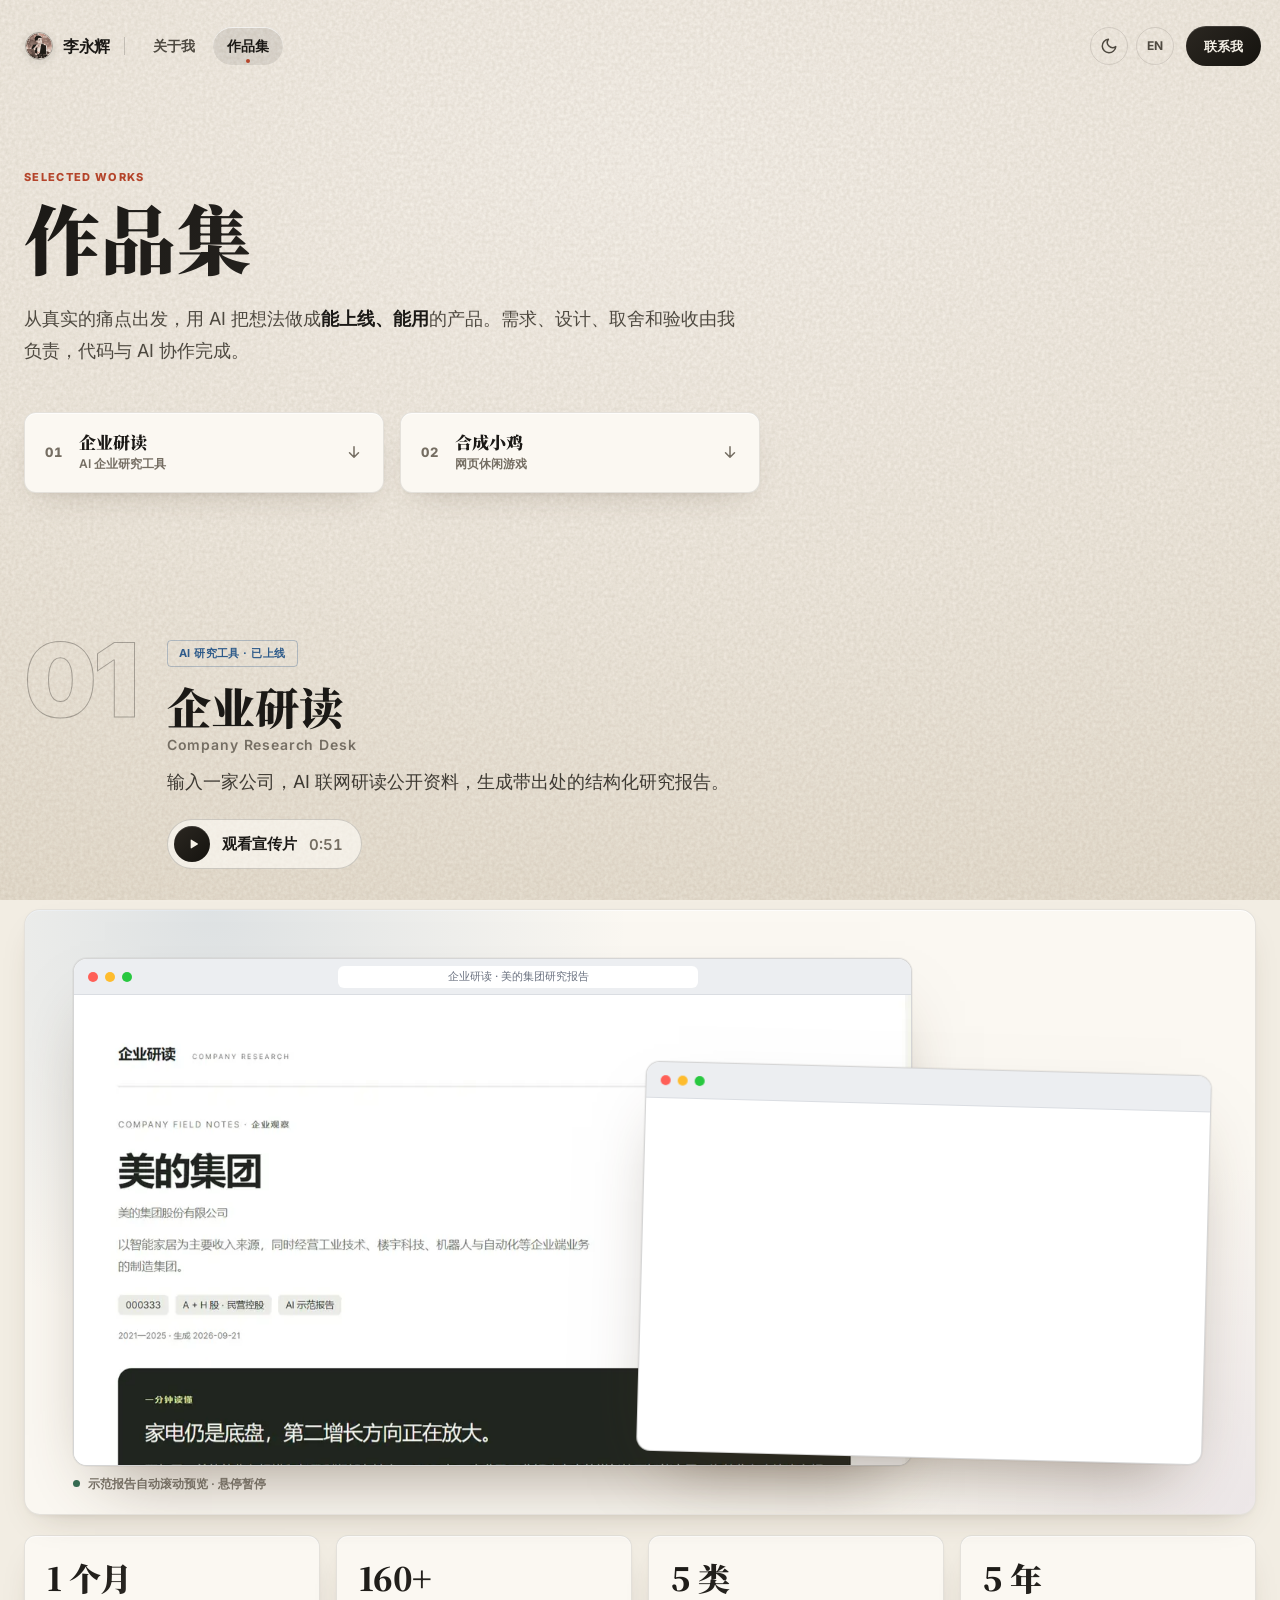
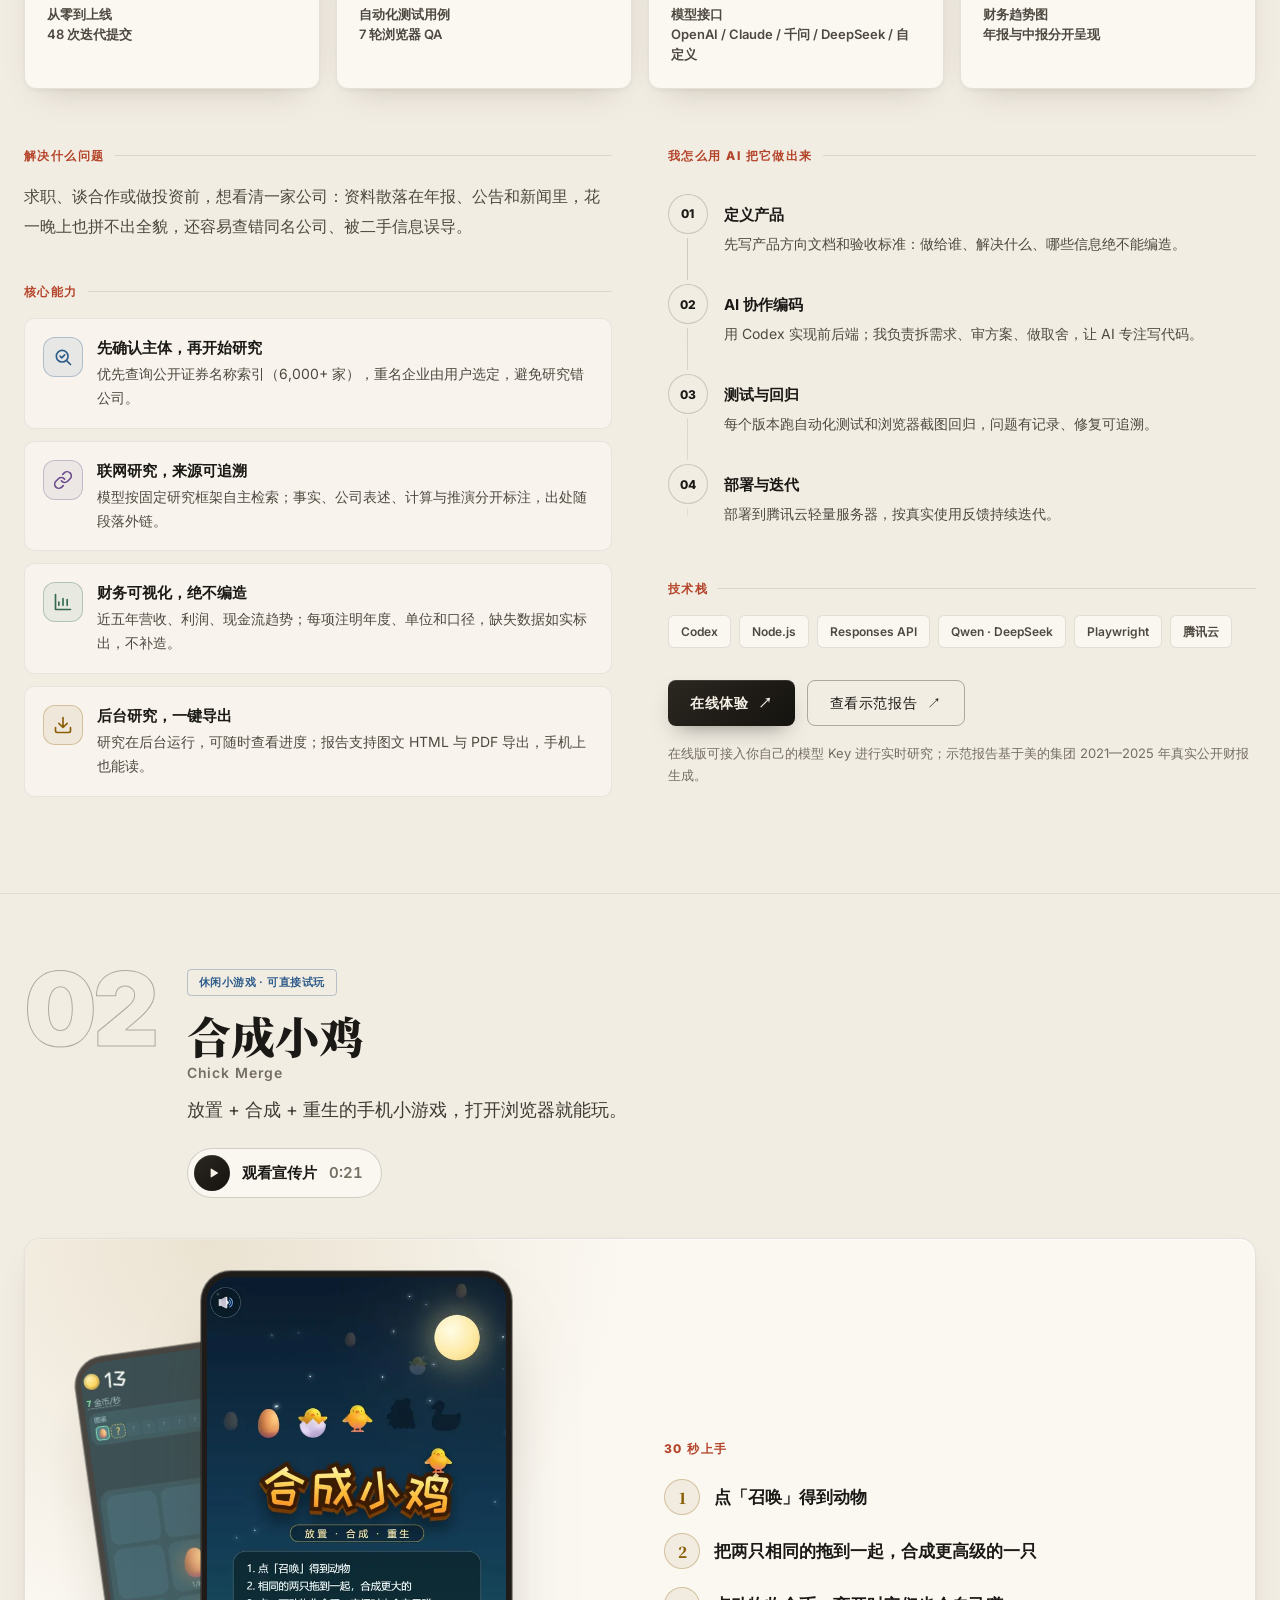
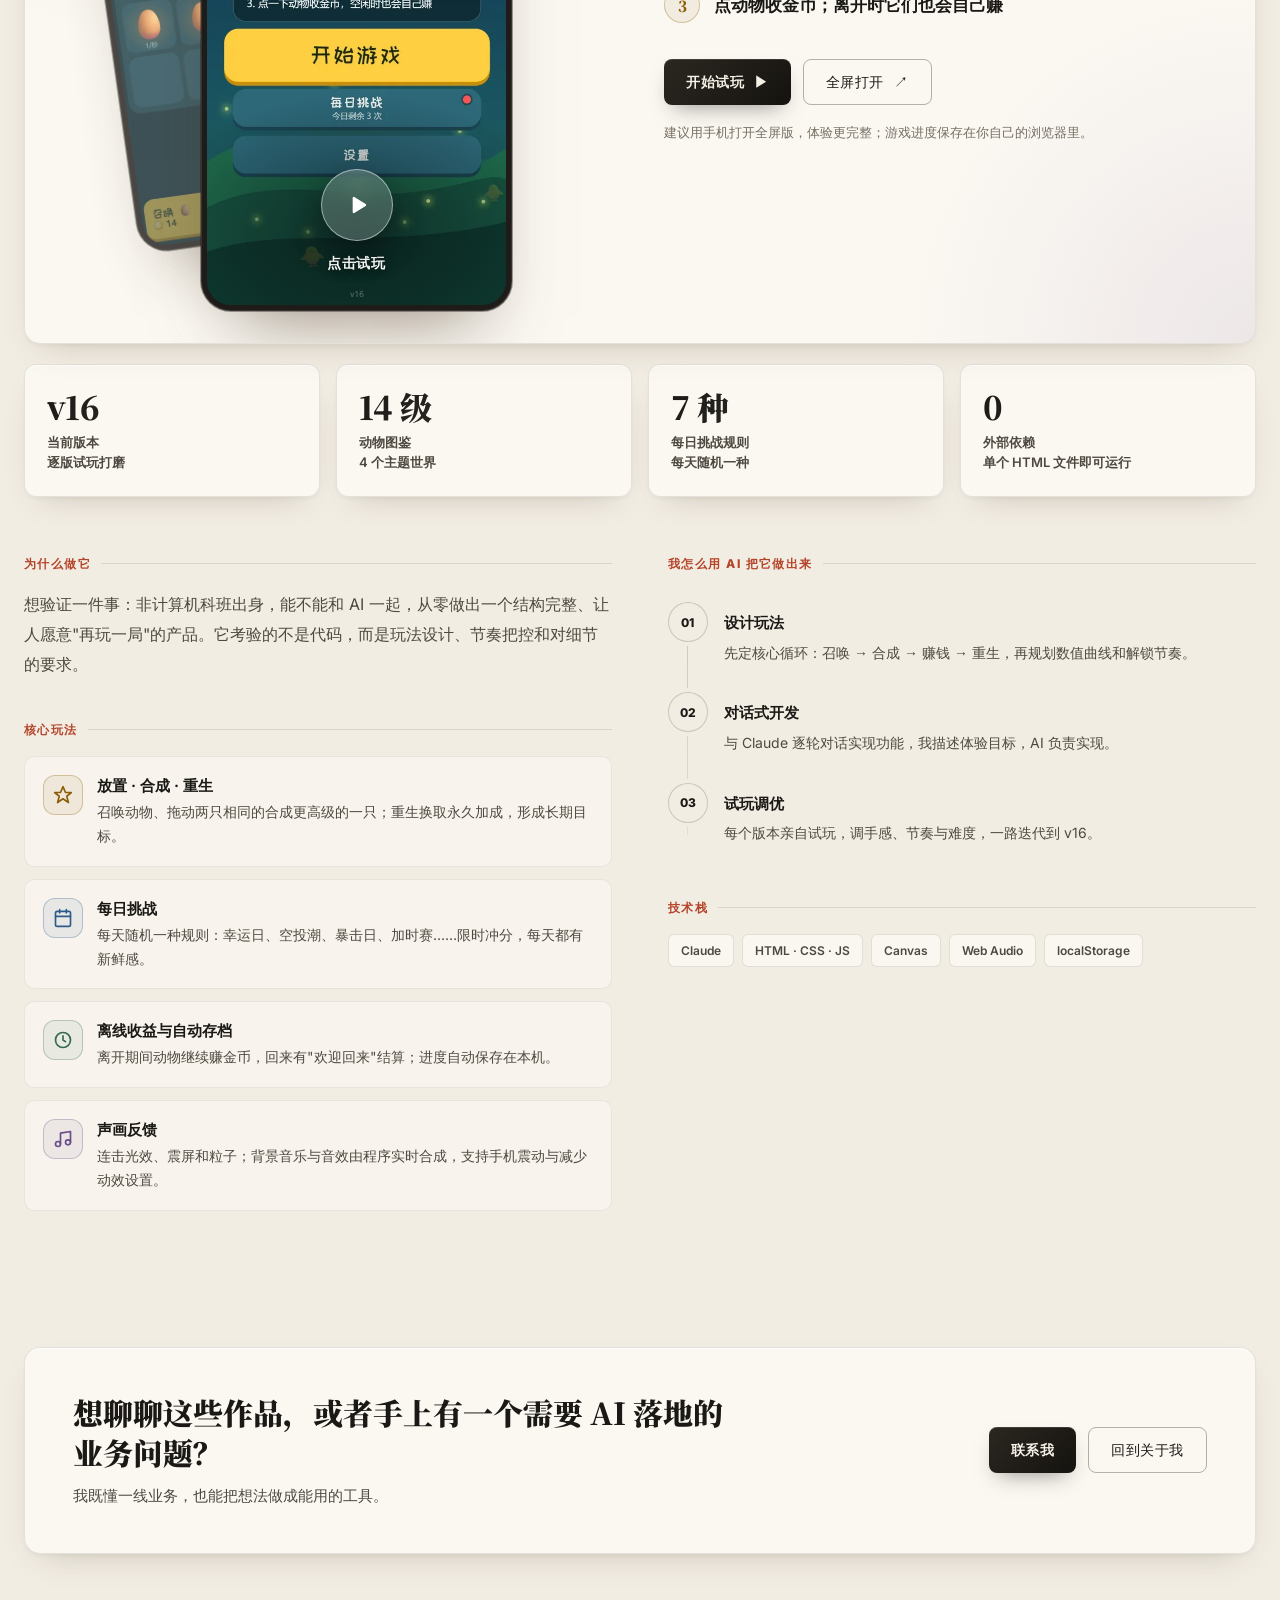
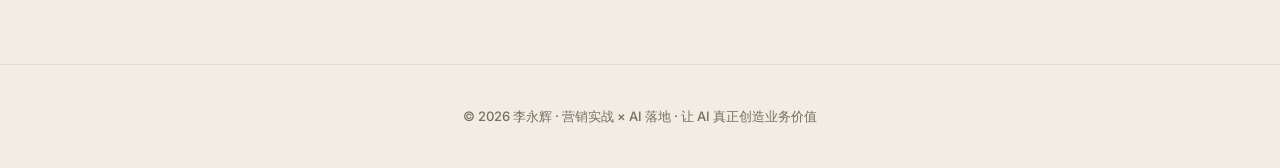
<file: works.html>
<!DOCTYPE html>
<html lang="zh-CN" data-theme="paper">
<head>
    <meta charset="UTF-8">
    <meta name="viewport" content="width=device-width, initial-scale=1.0">
    <title data-i18n="works.meta.title">作品集 | 李永辉</title>
    <meta name="description" content="李永辉的 AI 作品集：企业研读（AI 企业研究工具，已上线）与合成小鸡（可直接试玩的网页小游戏）。" data-i18n-attr="content:works.meta.desc">
    <meta name="theme-color" content="#F2EDE3">
    <meta property="og:type" content="website">
    <meta property="og:title" content="作品集 | 李永辉">
    <meta property="og:description" content="从业务痛点出发，用 AI 把想法做成能上线、能用的产品。">
    <meta property="og:image" content="https://lyj1120.github.io/smart-money/assets/og-cover.jpg">
    <link rel="icon" href="assets/favicon.svg" type="image/svg+xml">
    <script>
    (function () {
        var d = document.documentElement;
        // 默认纸墨主题；只有选过"暗夜极光"的访客才切回去
        var apply = function () {
            try {
                var q = new URLSearchParams(location.search);
                var t = q.get('theme') || localStorage.getItem('theme');
                if (t === 'aurora') d.removeAttribute('data-theme'); else d.setAttribute('data-theme', 'paper');
                return q.get('lang') || localStorage.getItem('lang');
            } catch (e) { return null; }
        };
        if (apply() === 'en') { d.setAttribute('lang', 'en'); d.classList.add('i18n-pending'); }
        // 从另一页切过来（含后台预渲染好的页面）：显示前按最新的主题偏好校正一次；
        // 首屏内容直接就位，交给页面切换的淡入，不再叠加入场动画
        addEventListener('pagereveal', function (e) {
            if (!e.viewTransition) return;
            apply();
            d.classList.add('vt-arrive');
            e.viewTransition.finished.finally(function () { d.classList.remove('vt-arrive'); });
        });
    })();
    </script>
    <!-- 打开页面后在后台把另一页预渲染好，点导航时直接切换，不用再等网络 -->
    <script type="speculationrules">{"prerender": [{"urls": ["index.html"], "eagerness": "immediate"}]}</script>
    <link rel="preload" href="fonts/inter-latin.woff2" as="font" type="font/woff2" crossorigin>
    <link rel="stylesheet" href="css/style.css">
    <link rel="stylesheet" href="css/works.css">
</head>
<body class="page-works">

<canvas id="bgCanvas" aria-hidden="true"></canvas>
<div class="bg-noise" aria-hidden="true"></div>

<!-- ===================== 导航 ===================== -->
<nav class="nav" id="mainNav" aria-label="主导航" data-i18n-attr="aria-label:nav.aria">
    <div class="nav-left">
        <a href="index.html" class="nav-logo-wrap" aria-label="李永辉 · 关于我" data-i18n-attr="aria-label:nav.homeLabel">
            <span class="nav-avatar theme-pair" aria-hidden="true">
                <img class="for-aurora" src="assets/avatar-new.jpg" alt="">
                <img class="for-paper" src="assets/avatar-paper.jpg" alt="">
            </span>
            <span class="nav-logo" data-i18n="common.name">李永辉</span>
        </a>
        <span class="nav-sep" aria-hidden="true"></span>
        <div class="nav-links">
            <a href="index.html" data-i18n="nav.about">关于我</a>
            <a href="works.html" class="active" aria-current="page" data-i18n="nav.works">作品集</a>
        </div>
    </div>
    <div class="nav-right">
        <button type="button" class="nav-icon" id="themeToggle" aria-label="切换到纸墨主题" title="切换到纸墨主题">
            <svg class="theme-icon-sun" viewBox="0 0 24 24" fill="none" stroke="currentColor" stroke-width="2" stroke-linecap="round" stroke-linejoin="round" aria-hidden="true"><circle cx="12" cy="12" r="4"/><path d="M12 2v2M12 20v2M4.93 4.93l1.41 1.41M17.66 17.66l1.41 1.41M2 12h2M20 12h2M6.34 17.66l-1.41 1.41M19.07 4.93l-1.41 1.41"/></svg>
            <svg class="theme-icon-moon" viewBox="0 0 24 24" fill="none" stroke="currentColor" stroke-width="2" stroke-linecap="round" stroke-linejoin="round" aria-hidden="true"><path d="M21 12.79A9 9 0 1111.21 3 7 7 0 0021 12.79z"/></svg>
        </button>
        <button type="button" class="nav-icon nav-lang" id="langToggle" aria-label="Switch to English" title="Switch to English">EN</button>
        <a href="#contact" class="nav-btn" data-contact data-i18n="nav.contact">联系我</a>
    </div>
</nav>

<main>
<!-- ===================== 页首 ===================== -->
<header class="works-hero">
    <div class="bg-lights" aria-hidden="true">
        <div class="light-blue"></div>
        <div class="light-gold"></div>
        <div class="light-indigo"></div>
    </div>
    <div class="wrapper works-hero-inner">
        <div class="section-eyebrow hero-anim">Selected Works</div>
        <h1 class="works-title hero-anim d1" data-i18n="works.page.title">作品集</h1>
        <p class="works-lead hero-anim d2" data-i18n="works.page.lead">从真实的痛点出发，用 AI 把想法做成<strong>能上线、能用</strong>的产品。需求、设计、取舍和验收由我负责，代码与 AI 协作完成。</p>
        <nav class="works-index hero-anim d3" aria-label="作品目录" data-i18n-attr="aria-label:works.page.indexAria">
            <a href="#research" class="glass lift">
                <span class="wi-num">01</span>
                <span><span class="wi-name" data-i18n="works.research.name">企业研读</span><span class="wi-tag" data-i18n="works.research.kind">AI 企业研究工具</span></span>
                <svg class="wi-arrow" width="18" height="18" fill="none" stroke="currentColor" stroke-width="2" viewBox="0 0 24 24" aria-hidden="true"><path stroke-linecap="round" stroke-linejoin="round" d="M12 5v14m0 0l-6-6m6 6l6-6"/></svg>
            </a>
            <a href="#chick" class="glass lift">
                <span class="wi-num">02</span>
                <span><span class="wi-name" data-i18n="works.chick.name">合成小鸡</span><span class="wi-tag" data-i18n="works.chick.kind">网页休闲游戏</span></span>
                <svg class="wi-arrow" width="18" height="18" fill="none" stroke="currentColor" stroke-width="2" viewBox="0 0 24 24" aria-hidden="true"><path stroke-linecap="round" stroke-linejoin="round" d="M12 5v14m0 0l-6-6m6 6l6-6"/></svg>
            </a>
        </nav>
    </div>
</header>

<!-- ===================== 01 企业研读 ===================== -->
<section class="work" id="research">
    <div class="wrapper">
        <div class="work-head fade-up">
            <span class="work-num" aria-hidden="true">01</span>
            <div>
                <span class="pill tone-blue" data-i18n="works.research.tag">AI 研究工具 · 已上线</span>
                <h2 class="work-title"><span data-i18n="works.research.name">企业研读</span><span class="work-en" data-i18n="works.research.alt">Company Research Desk</span></h2>
                <p class="work-one" data-i18n="works.research.one">输入一家公司，AI 联网研读公开资料，生成带出处的结构化研究报告。</p>
                <button type="button" class="watch-btn" data-watch="assets/video/research.mp4" data-poster="assets/video/research-poster.jpg" data-ratio="16 / 9"><span class="watch-icon"><svg width="14" height="14" viewBox="0 0 24 24" fill="currentColor" aria-hidden="true"><path d="M8 5.5v13a1 1 0 001.5.86l10.5-6.5a1 1 0 000-1.72L9.5 4.64A1 1 0 008 5.5z"/></svg></span><span data-i18n="works.watch">观看宣传片</span><span class="watch-len">0:51</span></button>
            </div>
        </div>

        <!-- 展示舞台：宣传片上线后在 data-video 填入视频路径即可替换 -->
        <div class="work-stage research-stage glass fade-up tone-blue" data-video="" data-poster="">
            <div class="browser browser-main">
                <div class="browser-bar"><i></i><i></i><i></i><span class="browser-url" data-i18n="works.research.url">企业研读 · 美的集团研究报告</span></div>
                <div class="browser-view autoscroll">
                    <img src="assets/works/research-report-long.webp" alt="企业研读生成的美的集团研究报告" data-i18n-attr="alt:works.research.shotAlt" width="1100" height="7000" loading="lazy" decoding="async">
                </div>
            </div>
            <div class="browser browser-side" aria-hidden="true">
                <div class="browser-bar"><i></i><i></i><i></i></div>
                <img src="assets/works/research-home.webp" alt="" width="1600" height="1000" loading="lazy" decoding="async">
            </div>
            <span class="stage-caption"><span class="live-dot"></span><span data-i18n="works.research.caption">示范报告自动滚动预览 · 悬停暂停</span></span>
        </div>

        <div class="work-facts">
            <div class="fact glass fade-up"><span class="fact-num" data-i18n="works.research.f1.num">1 个月</span><span class="fact-label" data-i18n="works.research.f1">从零到上线<br>48 次迭代提交</span></div>
            <div class="fact glass fade-up d1"><span class="fact-num">160+</span><span class="fact-label" data-i18n="works.research.f2">自动化测试用例<br>7 轮浏览器 QA</span></div>
            <div class="fact glass fade-up d2"><span class="fact-num" data-i18n="works.research.f3.num">5 类</span><span class="fact-label" data-i18n="works.research.f3">模型接口<br>OpenAI / Claude / 千问 / DeepSeek / 自定义</span></div>
            <div class="fact glass fade-up d3"><span class="fact-num" data-i18n="works.research.f4.num">5 年</span><span class="fact-label" data-i18n="works.research.f4">财务趋势图<br>年报与中报分开呈现</span></div>
        </div>

        <div class="work-body">
            <div>
                <div class="work-block fade-up">
                    <h3 class="work-h3" data-i18n="works.h.problem">解决什么问题</h3>
                    <p class="work-p" data-i18n="works.research.problem">求职、谈合作或做投资前，想看清一家公司：资料散落在年报、公告和新闻里，花一晚上也拼不出全貌，还容易查错同名公司、被二手信息误导。</p>
                </div>
                <div class="work-block fade-up">
                    <h3 class="work-h3" data-i18n="works.h.features">核心能力</h3>
                    <ul class="feature-list">
                        <li class="feature tone-blue">
                            <span class="f-icon"><svg fill="none" stroke="currentColor" stroke-width="2" stroke-linecap="round" stroke-linejoin="round" viewBox="0 0 24 24" aria-hidden="true"><circle cx="11" cy="11" r="7"/><path d="M21 21l-4.35-4.35M8.5 11l2 2 3.5-3.5"/></svg></span>
                            <div><b data-i18n="works.research.feat1.t">先确认主体，再开始研究</b><p data-i18n="works.research.feat1">优先查询公开证券名称索引（6,000+ 家），重名企业由用户选定，避免研究错公司。</p></div>
                        </li>
                        <li class="feature tone-purple">
                            <span class="f-icon"><svg fill="none" stroke="currentColor" stroke-width="2" stroke-linecap="round" stroke-linejoin="round" viewBox="0 0 24 24" aria-hidden="true"><path d="M10 13a5 5 0 007.54.54l3-3a5 5 0 00-7.07-7.07l-1.72 1.71"/><path d="M14 11a5 5 0 00-7.54-.54l-3 3a5 5 0 007.07 7.07l1.71-1.71"/></svg></span>
                            <div><b data-i18n="works.research.feat2.t">联网研究，来源可追溯</b><p data-i18n="works.research.feat2">模型按固定研究框架自主检索；事实、公司表述、计算与推演分开标注，出处随段落外链。</p></div>
                        </li>
                        <li class="feature tone-green">
                            <span class="f-icon"><svg fill="none" stroke="currentColor" stroke-width="2" stroke-linecap="round" stroke-linejoin="round" viewBox="0 0 24 24" aria-hidden="true"><path d="M3 3v18h18"/><path d="M7 16v-4M12 16V8M17 16v-7"/></svg></span>
                            <div><b data-i18n="works.research.feat3.t">财务可视化，绝不编造</b><p data-i18n="works.research.feat3">近五年营收、利润、现金流趋势；每项注明年度、单位和口径，缺失数据如实标出，不补造。</p></div>
                        </li>
                        <li class="feature tone-gold">
                            <span class="f-icon"><svg fill="none" stroke="currentColor" stroke-width="2" stroke-linecap="round" stroke-linejoin="round" viewBox="0 0 24 24" aria-hidden="true"><path d="M21 15v4a2 2 0 01-2 2H5a2 2 0 01-2-2v-4M7 10l5 5 5-5M12 15V3"/></svg></span>
                            <div><b data-i18n="works.research.feat4.t">后台研究，一键导出</b><p data-i18n="works.research.feat4">研究在后台运行，可随时查看进度；报告支持图文 HTML 与 PDF 导出，手机上也能读。</p></div>
                        </li>
                    </ul>
                </div>
            </div>
            <div>
                <div class="work-block fade-up">
                    <h3 class="work-h3" data-i18n="works.h.process">我怎么用 AI 把它做出来</h3>
                    <ol class="process">
                        <li><span class="p-step">01</span><div><b data-i18n="works.research.p1.t">定义产品</b><p data-i18n="works.research.p1">先写产品方向文档和验收标准：做给谁、解决什么、哪些信息绝不能编造。</p></div></li>
                        <li><span class="p-step">02</span><div><b data-i18n="works.research.p2.t">AI 协作编码</b><p data-i18n="works.research.p2">用 Codex 实现前后端；我负责拆需求、审方案、做取舍，让 AI 专注写代码。</p></div></li>
                        <li><span class="p-step">03</span><div><b data-i18n="works.research.p3.t">测试与回归</b><p data-i18n="works.research.p3">每个版本跑自动化测试和浏览器截图回归，问题有记录、修复可追溯。</p></div></li>
                        <li><span class="p-step">04</span><div><b data-i18n="works.research.p4.t">部署与迭代</b><p data-i18n="works.research.p4">部署到腾讯云轻量服务器，按真实使用反馈持续迭代。</p></div></li>
                    </ol>
                </div>
                <div class="work-block fade-up">
                    <h3 class="work-h3" data-i18n="works.h.stack">技术栈</h3>
                    <div class="stack-chips"><span>Codex</span><span>Node.js</span><span>Responses API</span><span>Qwen · DeepSeek</span><span>Playwright</span><span data-i18n="works.research.cloud">腾讯云</span></div>
                    <div class="work-ctas">
                        <a class="btn-primary btn-sm" href="http://119.28.133.110/" target="_blank" rel="noopener"><span data-i18n="works.research.cta1">在线体验</span><span aria-hidden="true">↗</span></a>
                        <a class="btn-secondary btn-sm" href="works/research/midea-report.html" target="_blank" rel="noopener"><span data-i18n="works.research.cta2">查看示范报告</span><span aria-hidden="true">↗</span></a>
                    </div>
                    <p class="work-note" data-i18n="works.research.note">在线版可接入你自己的模型 Key 进行实时研究；示范报告基于美的集团 2021—2025 年真实公开财报生成。</p>
                </div>
            </div>
        </div>
    </div>
</section>

<!-- ===================== 02 合成小鸡 ===================== -->
<section class="work" id="chick">
    <div class="wrapper">
        <div class="work-head fade-up">
            <span class="work-num" aria-hidden="true">02</span>
            <div>
                <span class="pill tone-gold" data-i18n="works.chick.tag">休闲小游戏 · 可直接试玩</span>
                <h2 class="work-title"><span data-i18n="works.chick.name">合成小鸡</span><span class="work-en" data-i18n="works.chick.alt">Chick Merge</span></h2>
                <p class="work-one" data-i18n="works.chick.one">放置 + 合成 + 重生的手机小游戏，打开浏览器就能玩。</p>
                <button type="button" class="watch-btn" data-watch="assets/video/chick.mp4" data-poster="assets/video/chick-poster.jpg" data-ratio="9 / 16"><span class="watch-icon"><svg width="14" height="14" viewBox="0 0 24 24" fill="currentColor" aria-hidden="true"><path d="M8 5.5v13a1 1 0 001.5.86l10.5-6.5a1 1 0 000-1.72L9.5 4.64A1 1 0 008 5.5z"/></svg></span><span data-i18n="works.watch">观看宣传片</span><span class="watch-len">0:21</span></button>
            </div>
        </div>

        <!-- 展示舞台：左边可直接玩的手机，右边玩法说明与入口 -->
        <div class="work-stage chick-stage glass fade-up tone-gold" data-video="" data-poster="">
            <div class="chick-play">
                <div class="phone phone-back" aria-hidden="true"><div class="phone-screen"><img src="assets/works/chick-play.webp" alt="" width="560" height="1120" loading="lazy" decoding="async"><img class="phone-alt" src="assets/works/chick-poster.webp" alt="" width="560" height="1120" loading="lazy" decoding="async"></div></div>
                <div class="phone phone-main" id="chickPhone">
                    <div class="phone-screen">
                        <img src="assets/works/chick-poster.webp" alt="合成小鸡游戏首页" data-i18n-attr="alt:works.chick.shotAlt" width="560" height="1120" loading="lazy" decoding="async">
                        <button type="button" class="play-overlay" data-play="works/chick/index.html">
                            <span class="play-circle"><svg width="26" height="26" viewBox="0 0 24 24" fill="currentColor" aria-hidden="true"><path d="M8 5.5v13a1 1 0 001.5.86l10.5-6.5a1 1 0 000-1.72L9.5 4.64A1 1 0 008 5.5z"/></svg></span>
                            <span class="play-label" data-i18n="works.chick.playHere">点击试玩</span>
                        </button>
                    </div>
                </div>
            </div>
            <div class="chick-guide">
                <span class="guide-kicker" data-i18n="works.chick.guide.kicker">30 秒上手</span>
                <ol class="guide-steps">
                    <li><span>1</span><p data-i18n="works.chick.guide.1">点「召唤」得到动物</p></li>
                    <li><span>2</span><p data-i18n="works.chick.guide.2">把两只相同的拖到一起，合成更高级的一只</p></li>
                    <li><span>3</span><p data-i18n="works.chick.guide.3">点动物收金币；离开时它们也会自己赚</p></li>
                </ol>
                <div class="work-ctas">
                    <button type="button" class="btn-primary btn-sm" data-play="works/chick/index.html"><span data-i18n="works.chick.cta1">开始试玩</span><span aria-hidden="true">▶</span></button>
                    <a class="btn-secondary btn-sm" href="works/chick/index.html" target="_blank" rel="noopener"><span data-i18n="works.chick.cta2">全屏打开</span><span aria-hidden="true">↗</span></a>
                </div>
                <p class="work-note" data-i18n="works.chick.note">建议用手机打开全屏版，体验更完整；游戏进度保存在你自己的浏览器里。</p>
            </div>
        </div>

        <div class="work-facts">
            <div class="fact glass fade-up"><span class="fact-num">v16</span><span class="fact-label" data-i18n="works.chick.f1">当前版本<br>逐版试玩打磨</span></div>
            <div class="fact glass fade-up d1"><span class="fact-num" data-i18n="works.chick.f2.num">14 级</span><span class="fact-label" data-i18n="works.chick.f2">动物图鉴<br>4 个主题世界</span></div>
            <div class="fact glass fade-up d2"><span class="fact-num" data-i18n="works.chick.f3.num">7 种</span><span class="fact-label" data-i18n="works.chick.f3">每日挑战规则<br>每天随机一种</span></div>
            <div class="fact glass fade-up d3"><span class="fact-num">0</span><span class="fact-label" data-i18n="works.chick.f4">外部依赖<br>单个 HTML 文件即可运行</span></div>
        </div>

        <div class="work-body">
            <div>
                <div class="work-block fade-up">
                    <h3 class="work-h3" data-i18n="works.h.why">为什么做它</h3>
                    <p class="work-p" data-i18n="works.chick.problem">想验证一件事：非计算机科班出身，能不能和 AI 一起，从零做出一个结构完整、让人愿意"再玩一局"的产品。它考验的不是代码，而是玩法设计、节奏把控和对细节的要求。</p>
                </div>
                <div class="work-block fade-up">
                    <h3 class="work-h3" data-i18n="works.h.gameplay">核心玩法</h3>
                    <ul class="feature-list">
                        <li class="feature tone-gold">
                            <span class="f-icon"><svg fill="none" stroke="currentColor" stroke-width="2" stroke-linecap="round" stroke-linejoin="round" viewBox="0 0 24 24" aria-hidden="true"><path d="M12 2l3 7h7l-5.5 4.5 2 7.5L12 16.5 5.5 21l2-7.5L2 9h7z"/></svg></span>
                            <div><b data-i18n="works.chick.feat1.t">放置 · 合成 · 重生</b><p data-i18n="works.chick.feat1">召唤动物、拖动两只相同的合成更高级的一只；重生换取永久加成，形成长期目标。</p></div>
                        </li>
                        <li class="feature tone-blue">
                            <span class="f-icon"><svg fill="none" stroke="currentColor" stroke-width="2" stroke-linecap="round" stroke-linejoin="round" viewBox="0 0 24 24" aria-hidden="true"><rect x="3" y="4" width="18" height="18" rx="2"/><path d="M16 2v4M8 2v4M3 10h18"/></svg></span>
                            <div><b data-i18n="works.chick.feat2.t">每日挑战</b><p data-i18n="works.chick.feat2">每天随机一种规则：幸运日、空投潮、暴击日、加时赛……限时冲分，每天都有新鲜感。</p></div>
                        </li>
                        <li class="feature tone-green">
                            <span class="f-icon"><svg fill="none" stroke="currentColor" stroke-width="2" stroke-linecap="round" stroke-linejoin="round" viewBox="0 0 24 24" aria-hidden="true"><circle cx="12" cy="12" r="9"/><path d="M12 7v5l3 2"/></svg></span>
                            <div><b data-i18n="works.chick.feat3.t">离线收益与自动存档</b><p data-i18n="works.chick.feat3">离开期间动物继续赚金币，回来有"欢迎回来"结算；进度自动保存在本机。</p></div>
                        </li>
                        <li class="feature tone-purple">
                            <span class="f-icon"><svg fill="none" stroke="currentColor" stroke-width="2" stroke-linecap="round" stroke-linejoin="round" viewBox="0 0 24 24" aria-hidden="true"><path d="M9 18V5l12-2v13"/><circle cx="6" cy="18" r="3"/><circle cx="18" cy="16" r="3"/></svg></span>
                            <div><b data-i18n="works.chick.feat4.t">声画反馈</b><p data-i18n="works.chick.feat4">连击光效、震屏和粒子；背景音乐与音效由程序实时合成，支持手机震动与减少动效设置。</p></div>
                        </li>
                    </ul>
                </div>
            </div>
            <div>
                <div class="work-block fade-up">
                    <h3 class="work-h3" data-i18n="works.h.process">我怎么用 AI 把它做出来</h3>
                    <ol class="process">
                        <li><span class="p-step">01</span><div><b data-i18n="works.chick.p1.t">设计玩法</b><p data-i18n="works.chick.p1">先定核心循环：召唤 → 合成 → 赚钱 → 重生，再规划数值曲线和解锁节奏。</p></div></li>
                        <li><span class="p-step">02</span><div><b data-i18n="works.chick.p2.t">对话式开发</b><p data-i18n="works.chick.p2">与 Claude 逐轮对话实现功能，我描述体验目标，AI 负责实现。</p></div></li>
                        <li><span class="p-step">03</span><div><b data-i18n="works.chick.p3.t">试玩调优</b><p data-i18n="works.chick.p3">每个版本亲自试玩，调手感、节奏与难度，一路迭代到 v16。</p></div></li>
                    </ol>
                </div>
                <div class="work-block fade-up">
                    <h3 class="work-h3" data-i18n="works.h.stack">技术栈</h3>
                    <div class="stack-chips"><span>Claude</span><span>HTML · CSS · JS</span><span>Canvas</span><span>Web Audio</span><span>localStorage</span></div>
                </div>
            </div>
        </div>
    </div>
</section>

<!-- ===================== 结尾 ===================== -->
<section class="works-outro">
    <div class="wrapper">
        <div class="outro-card glass fade-up" id="contact">
            <div>
                <h2 class="outro-title" data-i18n="works.outro.title">想聊聊这些作品，或者手上有一个需要 AI 落地的业务问题？</h2>
                <p class="outro-sub" data-i18n="works.outro.sub">我既懂一线业务，也能把想法做成能用的工具。</p>
            </div>
            <div class="outro-ctas">
                <a href="#contact" class="btn-primary btn-sm" data-contact><span data-i18n="nav.contact">联系我</span></a>
                <a href="index.html" class="btn-secondary btn-sm"><span data-i18n="works.outro.back">回到关于我</span></a>
            </div>
        </div>
    </div>
</section>
</main>

<footer class="footer" data-i18n="common.footer">© 2026 李永辉 · 营销实战 × AI 落地 · 让 AI 真正创造业务价值</footer>

<script src="js/i18n.js"></script>
<script src="js/site.js"></script>
</body>
</html>
</file>
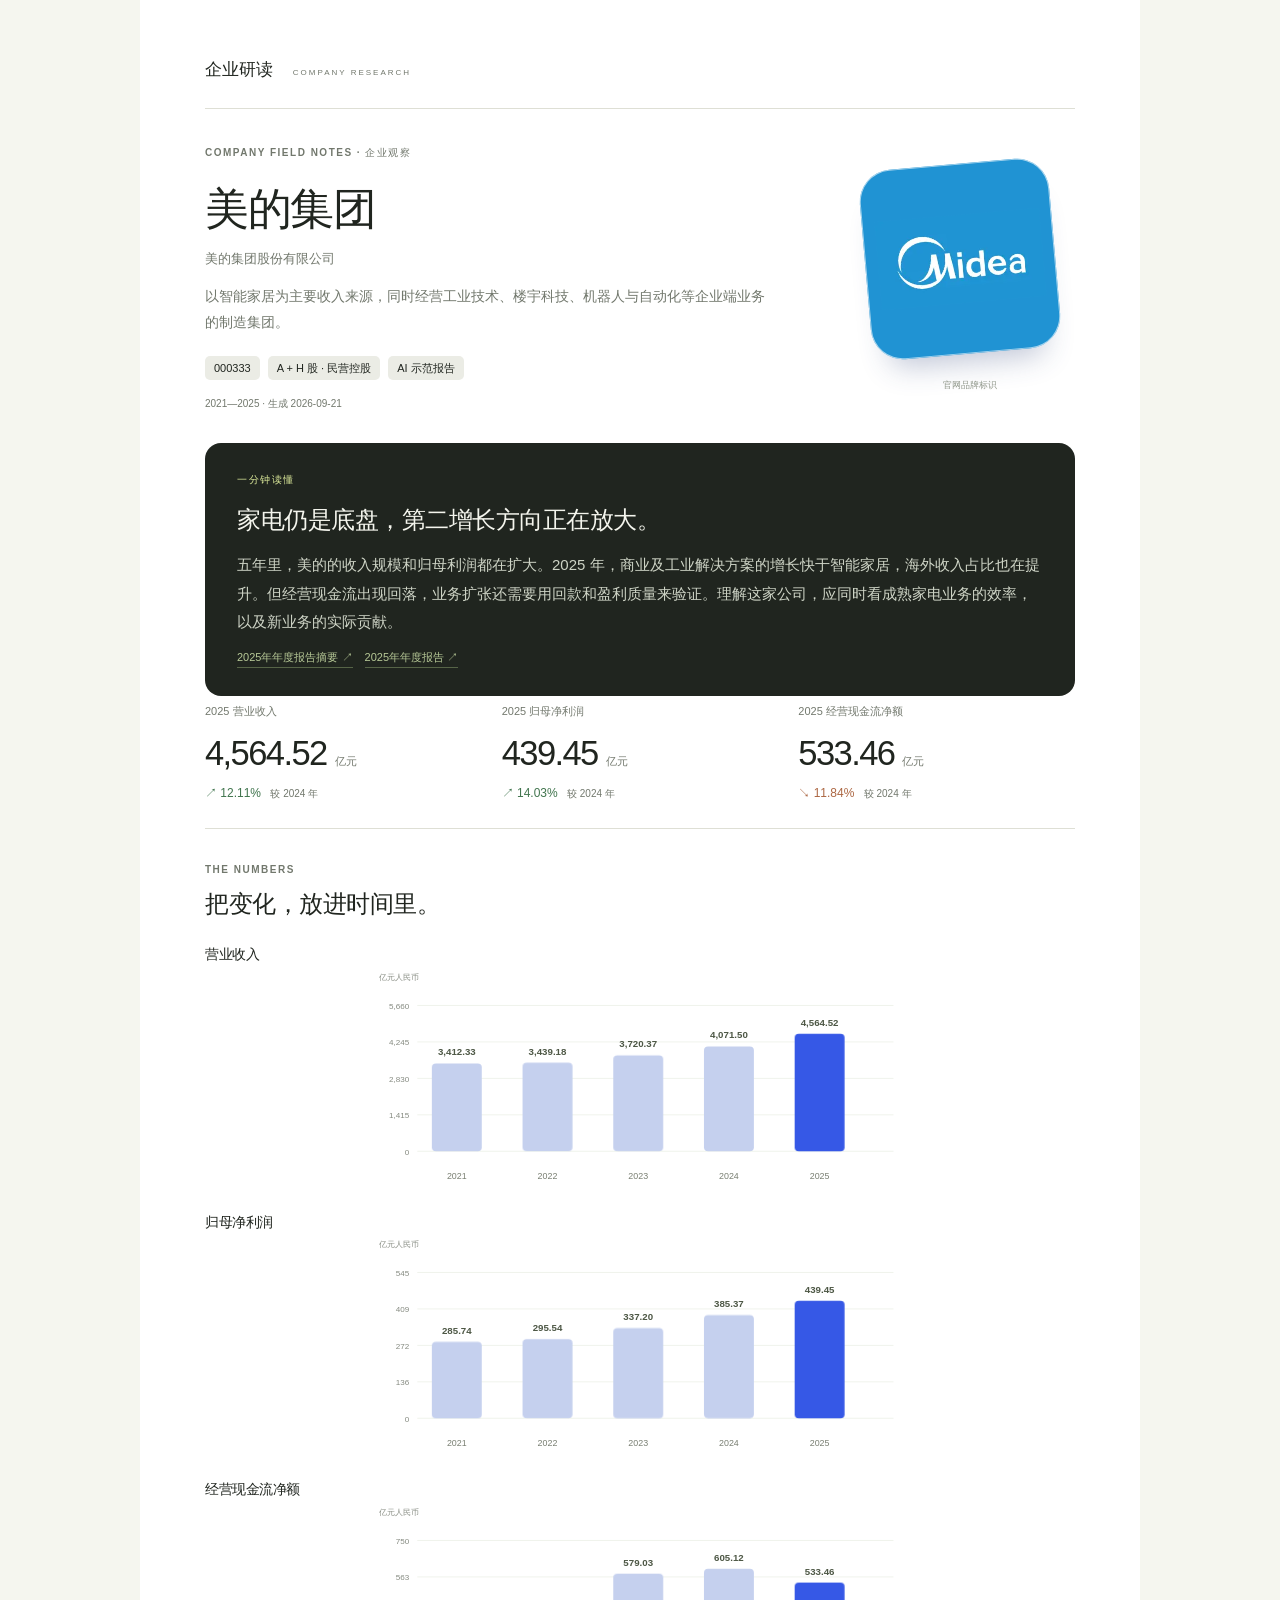
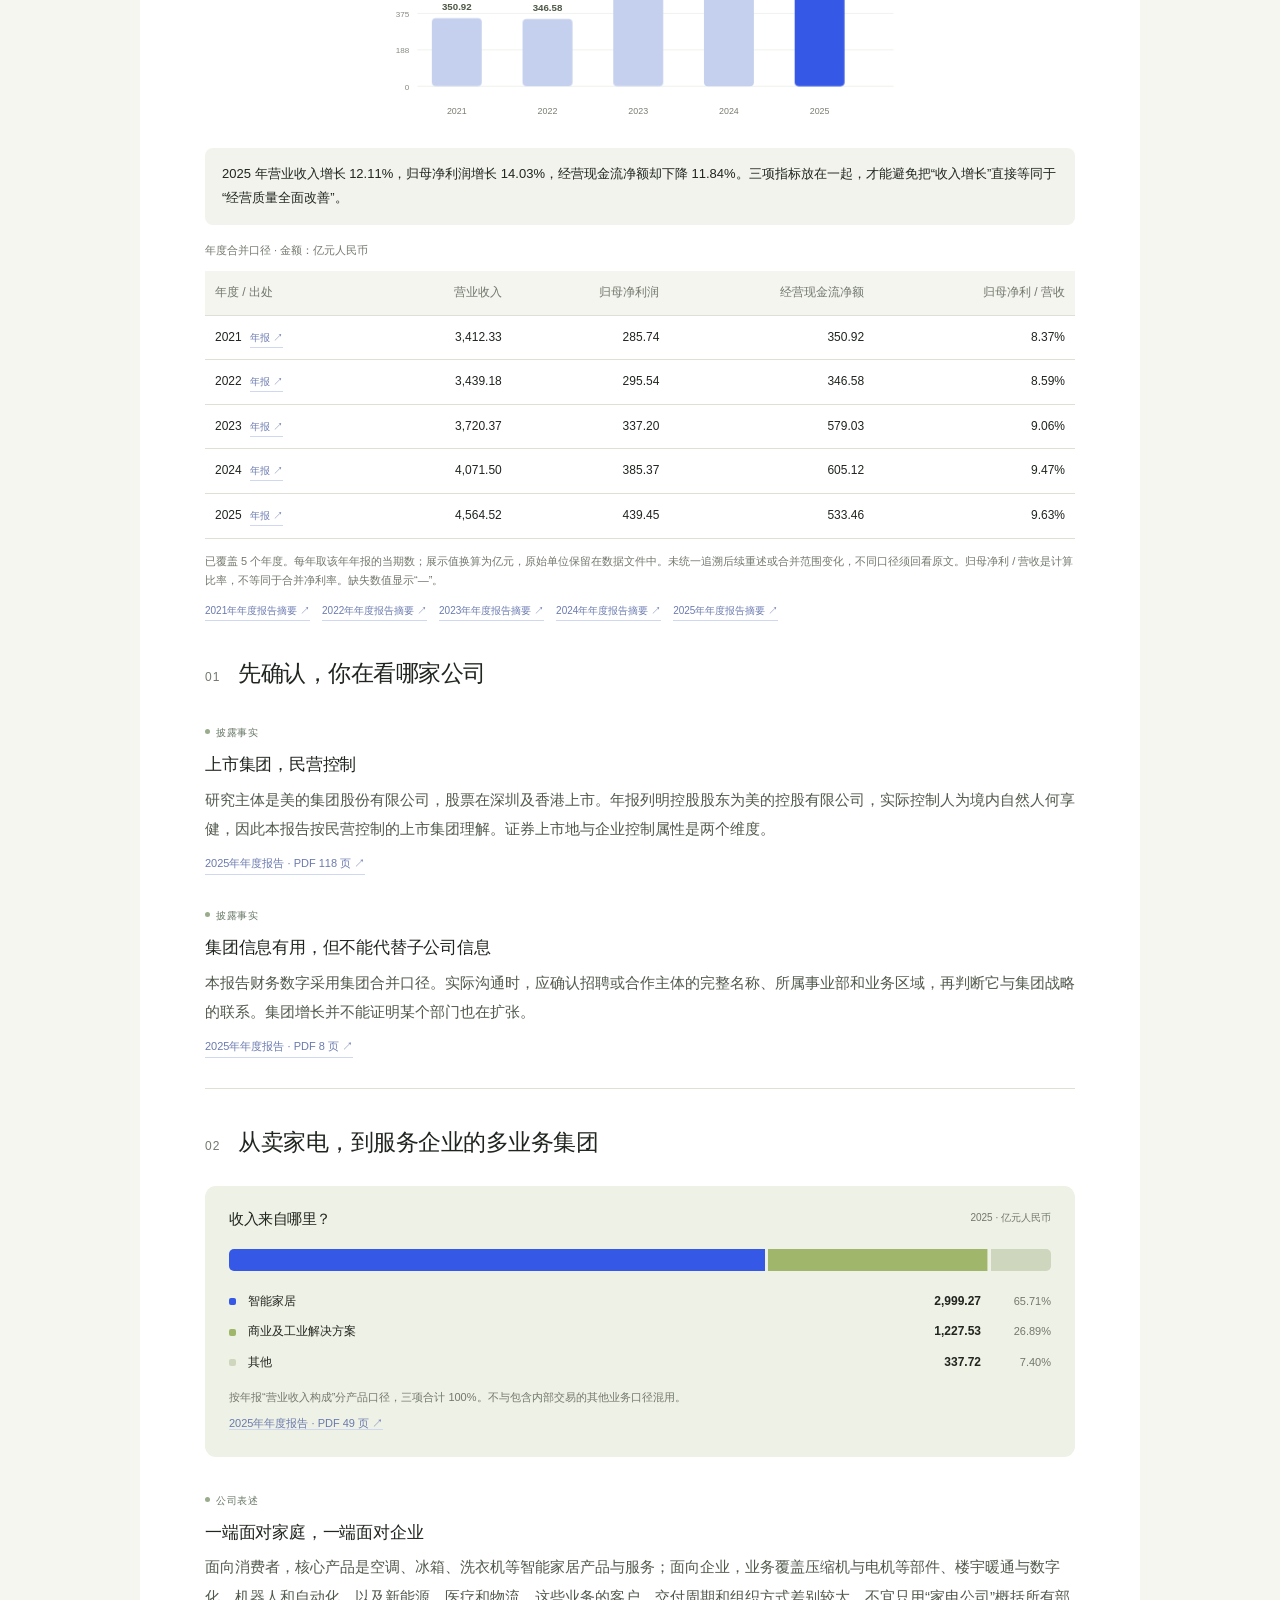
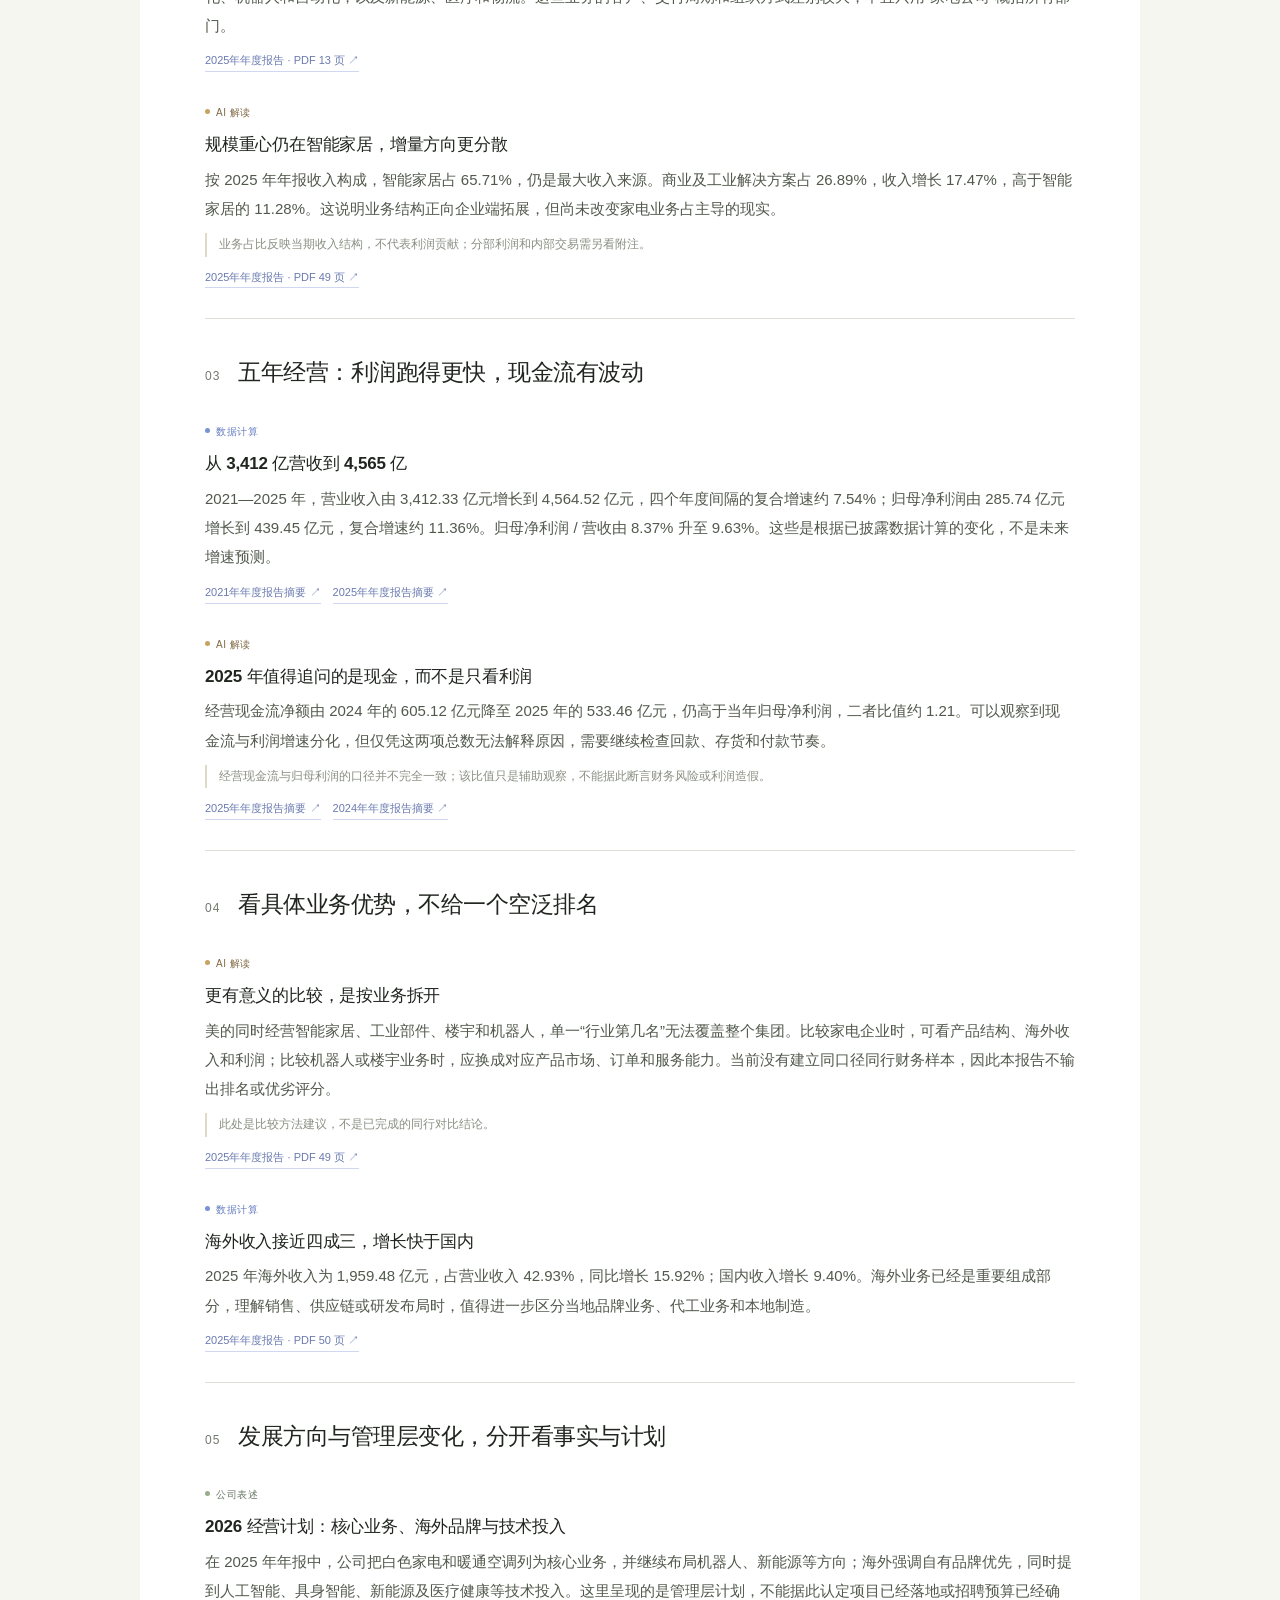
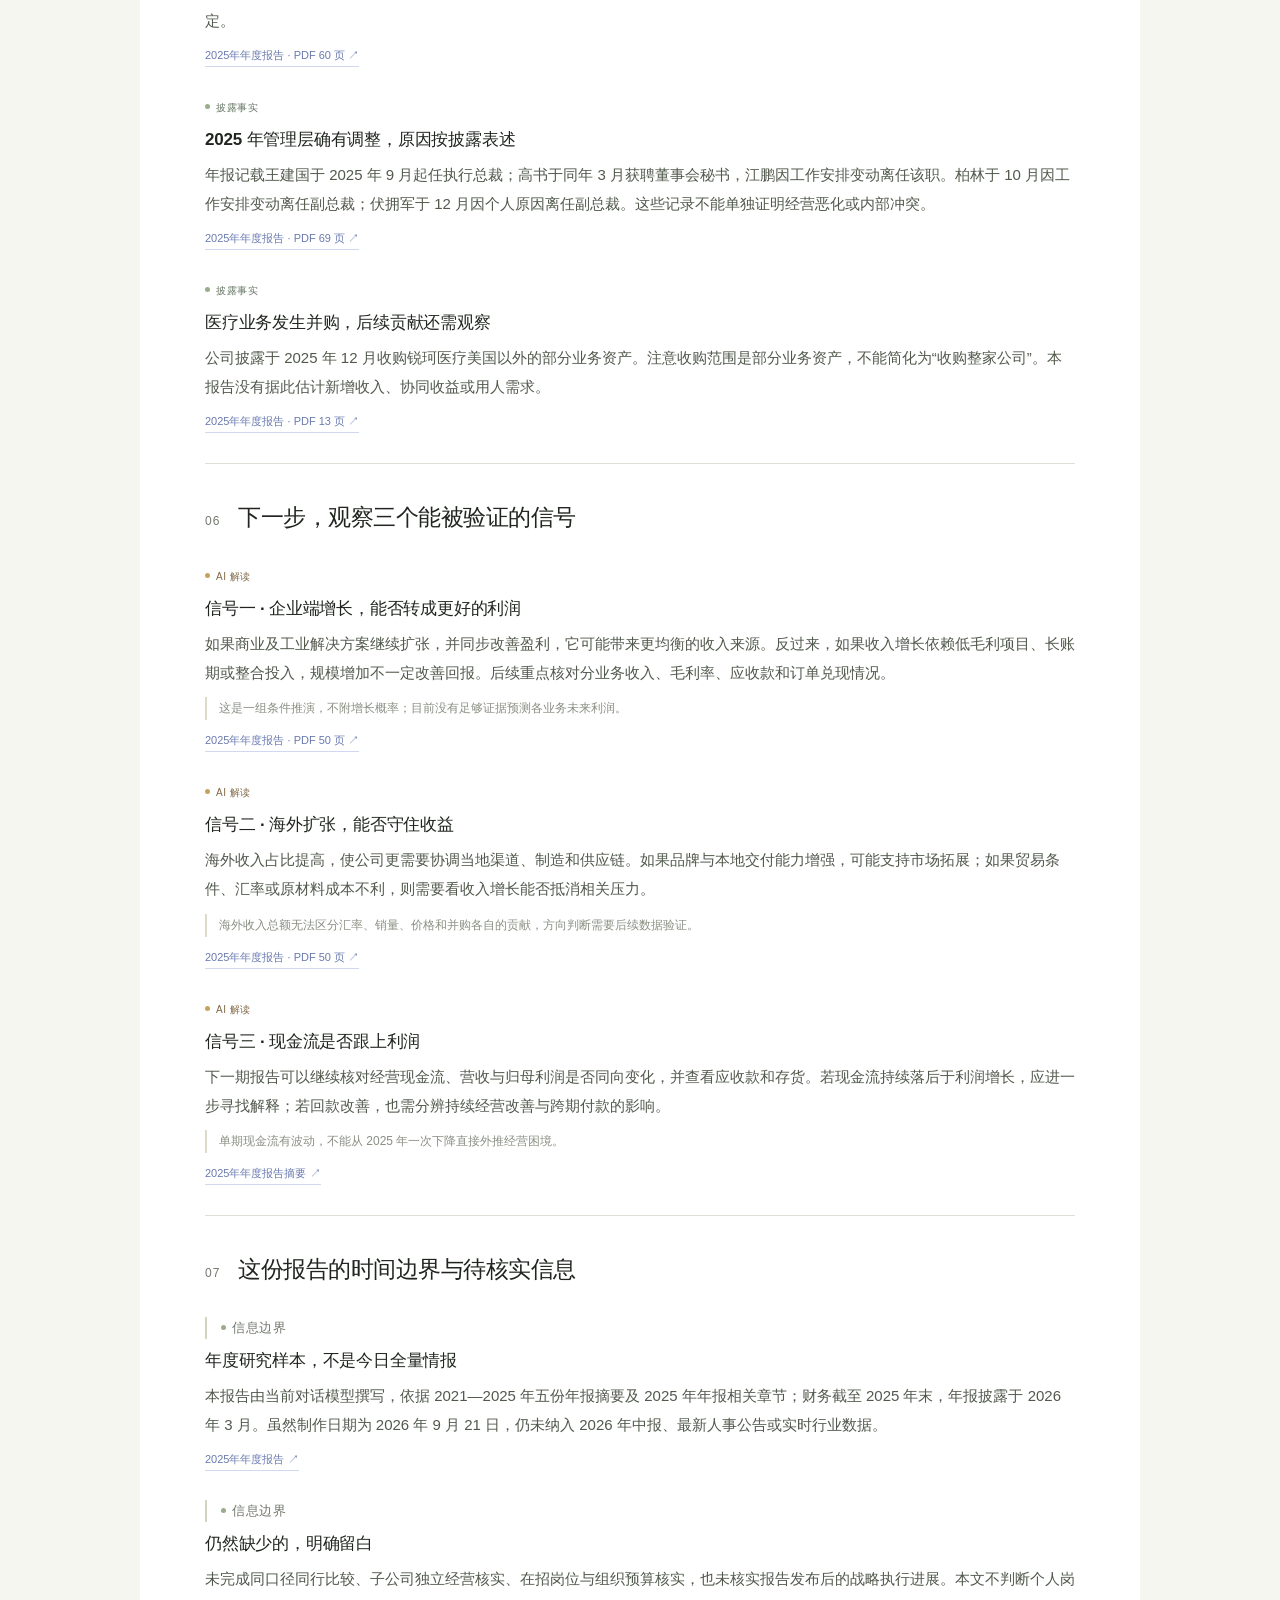
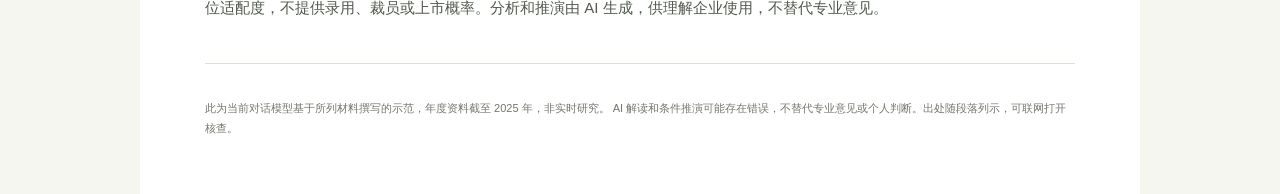
<file: works/research/midea-report.html>
<!doctype html><html lang="zh-CN"><head><meta charset="utf-8"><meta name="viewport" content="width=device-width,initial-scale=1"><meta name="referrer" content="no-referrer"><title>美的集团 · 企业研读</title><style>:root{--paper:#f5f6f7;--white:#fff;--ink:#1c2b36;--muted:#64717b;--navy:#173b57;--red:#a94330;--line:#dce2e6;--soft:#eaf0f3;font-family:system-ui,-apple-system,"Segoe UI","Microsoft YaHei",sans-serif;color:var(--ink);background:var(--paper);font-synthesis:none}*{box-sizing:border-box}body{margin:0;font-size:16px;line-height:1.75}button,input,textarea{font:inherit}button,a,input,textarea{ -webkit-tap-highlight-color:transparent}button{cursor:pointer}button{border:0;background:none;color:inherit}a{color:var(--navy)}button:disabled{cursor:wait;opacity:.55}button:focus-visible,a:focus-visible,input:focus-visible,textarea:focus-visible{outline:3px solid #477da4;outline-offset:4px}input,textarea{min-width:0}input:not([type=file]),textarea{border:1px solid var(--line);padding:11px 13px;border-radius:4px;background:var(--white);color:var(--ink);width:100%}input::placeholder,textarea::placeholder{color:#818b92}h1,h2,h3,p{margin-top:0}h1,h2,h3{line-height:1.4}h1{font-family:"Noto Serif CJK SC","Source Han Serif SC",SimSun,serif;font-weight:500}h2{font-size:20px;font-weight:600}h3{font-size:17px}small,.small{font-size:14px}.muted{color:var(--muted)}[hidden]{display:none!important}.skip-link{position:fixed;top:-60px;left:12px;z-index:100;background:white;padding:12px}.skip-link:focus{top:10px}.masthead{height:100px;border-top:5px solid var(--navy);border-bottom:1px solid var(--line);display:flex;align-items:center;justify-content:space-between;padding:0 42px;background:#fff;gap:24px}.brand{display:flex;align-items:center;gap:15px;text-decoration:none;font-size:23px;font-weight:600;letter-spacing:2px;flex-shrink:0}.brand small{display:block;font-size:10px;letter-spacing:1.8px;font-weight:500;line-height:1.6;color:var(--muted)}.brand-mark{height:42px;width:42px;display:grid;place-items:center;background:var(--navy);color:#fff;font-family:SimSun,serif;font-size:25px;letter-spacing:0}.header-note{font-family:SimSun,serif;color:#62717e;font-size:15px}.text-button{font-size:14px;color:var(--muted);padding:8px 0}.text-button:hover,.underlined:hover{color:var(--red)}.text-button span{margin-left:10px}.app-layout{display:grid;grid-template-columns:222px minmax(0,1fr);min-height:calc(100vh - 100px)}.sidebar{border-right:1px solid var(--line);padding:32px 22px;display:flex;flex-direction:column;background:#eef1f3}.new-research{border:1px solid #b8c6d0;color:var(--navy);padding:10px 14px;text-align:left;font-size:15px;background:#f8fafb;display:flex;align-items:center;gap:12px}.new-research:hover{background:white}.new-research span{font-size:22px;line-height:1}.side-label{font-size:12px;letter-spacing:1.5px;color:#667682;margin:34px 0 16px}.history-list{display:grid;gap:6px}.history-item{text-align:left;border-left:2px solid transparent;padding:9px 10px;line-height:1.5;overflow-wrap:anywhere}.history-item:hover,.history-item.active{background:#e2e8ed;border-left-color:var(--navy)}.history-item small{display:block;font-size:12px;color:var(--muted);margin-top:3px}.sidebar-bottom{margin-top:auto;padding-top:90px;color:#6a7b89}.sidebar-bottom p{font-size:10px;letter-spacing:2px;line-height:1.8;margin-bottom:12px}.sidebar-bottom small{font-size:12px}.fine-rule{display:block;width:28px;border-top:2px solid var(--red);margin-bottom:17px}main{padding:52px 6%;min-width:0;max-width:1600px;width:100%}.eyebrow{font-size:12px;letter-spacing:2px;display:flex;align-items:center;gap:11px;color:var(--muted)}.accent-line{width:20px;border-top:2px solid var(--red)}.edition{margin-left:auto;color:#7c8790;letter-spacing:1px}.start-view h1{font-size:42px;line-height:1.5;letter-spacing:2px;margin:27px 0 20px}.start-view h1 span{color:#546875}.intro{color:#667580;font-size:16px;margin-bottom:34px}.search-form label{display:block;font-size:14px;font-weight:600;margin-bottom:10px}.search-box{display:flex;background:white;border:1px solid #b6c3cd;align-items:center;padding:6px 6px 6px 18px;gap:12px;box-shadow:0 4px 0 #e8edf0}.search-box:focus-within{border-color:var(--navy)}.search-box svg{flex-shrink:0;color:var(--muted)}.search-box input{border:0;padding:12px 0;outline:none!important;background:none;font-size:17px}.search-box button,.primary{background:var(--navy);color:white;padding:12px 22px;border-radius:2px;white-space:nowrap;font-size:15px}.search-box button span{padding-left:18px}.search-box button:hover,.primary:hover{background:#244e6c}.examples{display:flex;gap:19px;margin:17px 0 0;align-items:center;flex-wrap:wrap;font-size:13px;color:var(--muted)}.examples button{font-size:14px;padding:0;border-bottom:1px solid #b9c4cb}.examples button:hover{color:var(--red)}#search-status:not(:empty){padding:16px 0;color:var(--red);font-size:14px}#candidates:not(:empty){margin:22px 0;background:#fff;border:1px solid var(--line);padding:18px}.candidate{width:100%;text-align:left;border-top:1px solid var(--line);padding:14px 4px;display:flex;gap:16px;align-items:center}.candidate strong{font-size:16px}.candidate span{font-size:14px;color:var(--muted)}.candidate .arrow{margin-left:auto;color:var(--navy)}.candidate:hover{background:#f1f5f7}.start-lower{display:grid;grid-template-columns:minmax(0,1.6fr) minmax(220px,1fr);gap:46px;margin-top:62px;border-top:1px solid #bcc8d1;padding-top:28px}.section-heading{display:flex;justify-content:space-between;align-items:baseline;gap:12px}.section-heading h2{font-size:17px}.section-heading>span{font-size:12px;color:var(--muted)}.scope-list{list-style:none;padding:0;margin:10px 0 0}.scope-list li{display:flex;align-items:baseline;gap:17px;padding:9px 0;border-bottom:1px solid #e4e8eb;font-size:15px}.scope-list li>span{color:#8a99a4;font-size:11px;font-variant-numeric:tabular-nums;letter-spacing:1px}.scope-list small{margin-left:auto;font-size:12px;color:var(--muted);text-align:right}.reading-note{border-left:1px solid var(--line);padding-left:28px}.note-index{font-size:10px;letter-spacing:1.5px;color:var(--red)}.reading-note h2{font-family:SimSun,serif;font-weight:500;font-size:25px;margin:20px 0}.reading-note p{font-size:14px;color:var(--muted)}.underlined{border-bottom:1px solid #93a5b3;font-size:14px;padding:0 0 4px;text-align:left}.underlined span{margin-left:13px}.loading-view{padding:40px 0;max-width:680px}.loading-view h1{font-size:40px;margin:25px 0}.loading-view>p{color:var(--muted)}#progress-list{list-style:none;padding:0;margin:35px 0}#progress-list li{padding:18px 0;border-bottom:1px solid var(--line);color:#84909a;display:flex;gap:20px}#progress-list li:before{content:'○';color:#95a1ac}#progress-list li.done{color:var(--ink)}#progress-list li.done:before{content:'✓';color:var(--navy)}#progress-list li.running{color:var(--navy)}#progress-list li.running:before{content:'◌';animation:spin 2s linear infinite}@keyframes spin{to{transform:rotate(360deg)}}.report-topline{display:flex;align-items:center;justify-content:space-between;gap:16px}.report-actions{display:flex;gap:14px;flex-wrap:wrap}.report-actions button{font-size:14px;border-bottom:1px solid #a7b5c0;padding:3px 0}.report-title{font-size:42px;margin:28px 0 12px;letter-spacing:1px;overflow-wrap:anywhere}.company-meta{display:flex;gap:12px;flex-wrap:wrap;align-items:center;font-size:14px;color:var(--muted)}.company-meta span+span{border-left:1px solid #bfcad2;padding-left:12px}.report-dates{font-size:12px;color:var(--muted);margin:16px 0 28px}.report-intro{background:var(--navy);color:#f4f7fa;padding:25px 30px;margin:0 0 22px;border-left:4px solid #bc624c}.report-intro .eyebrow{color:#b4c7d6;font-size:11px}.report-intro p{margin:13px 0 0;font-size:17px;line-height:1.9}.coverage-note{font-size:14px;color:#526674;background:#e9eef1;padding:13px 16px;border-left:2px solid #8b9fad;margin-bottom:30px}.report-body{display:grid;grid-template-columns:120px minmax(0,1fr);gap:28px}.toc{position:sticky;top:24px;align-self:start}.toc a{display:block;text-decoration:none;color:var(--muted);font-size:13px;padding:9px 0;border-bottom:1px solid var(--line)}.toc a:hover{color:var(--red)}.toc a span{font-size:10px;margin-right:8px;color:#8c9ba5}.report-section{padding:0 0 30px;margin:0 0 30px;border-bottom:1px solid #ccd6dd;scroll-margin-top:24px}.report-section h2{display:flex;align-items:baseline;gap:12px;margin-bottom:21px;font-size:21px}.section-num{font-size:12px;letter-spacing:1px;color:var(--red);font-weight:400}.report-section p{font-size:16px;line-height:1.9;overflow-wrap:anywhere}.fact-row{margin-bottom:22px}.type-label{display:inline-block;font-size:11px;line-height:1.7;letter-spacing:.6px;color:#537184;border-bottom:1px solid #b8cbd6;margin-bottom:8px}.type-label.analysis{color:var(--red);border-bottom-color:#d7b5ac}.fact-row p{margin-bottom:8px}.citation{vertical-align:baseline;color:var(--navy);font-size:12px;background:#e6eef3;padding:1px 5px;margin-left:5px;font-variant-numeric:tabular-nums;border-radius:2px}.citation:hover{background:#cbdce7}.uncertainty{color:var(--muted);font-size:14px!important;border-left:2px solid #cdd7de;padding-left:12px}.excerpt{white-space:pre-wrap;line-height:1.8!important;font-size:15px!important;color:#465c6b;background:#fff;border-left:2px solid #b9c9d4;padding:17px 20px;max-height:400px;overflow:auto}.gap{font-size:14px!important;color:var(--muted);padding-left:15px;border-left:2px solid #c7d0d7}.source-row{display:grid;grid-template-columns:25px minmax(0,1fr) auto;gap:12px;padding:14px 0;border-bottom:1px solid var(--line);align-items:start}.source-row>span{font-size:11px;color:var(--red);padding-top:3px}.source-row button{text-align:left;padding:0;font-size:15px}.source-row small{display:block;color:var(--muted);font-size:12px}.source-row a{font-size:14px;white-space:nowrap}.report-footer{font-size:12px;color:var(--muted);line-height:1.8}.filings{list-style:none;padding:0}.filings li{padding:14px 0;border-bottom:1px solid var(--line);display:flex;gap:16px}.filings time{font-size:12px;flex-shrink:0;color:var(--muted);padding-top:3px}.filings a{font-size:15px;text-decoration:none}.filings a:hover{text-decoration:underline}.table-wrap{overflow:auto}.financial-table{border-collapse:collapse;width:100%;font-size:14px}.financial-table th,.financial-table td{padding:12px 10px;text-align:right;border-bottom:1px solid var(--line);font-variant-numeric:tabular-nums;white-space:nowrap}.financial-table th:first-child,.financial-table td:first-child{text-align:left}.financial-table th{color:var(--muted);font-weight:500;background:#eaf0f3}.financial-table caption{text-align:left;font-size:12px;color:var(--muted);padding-bottom:12px}.report-subactions{display:flex;gap:18px;margin-top:25px;flex-wrap:wrap}dialog{border:1px solid var(--line);padding:30px;max-width:640px;width:calc(100% - 32px);border-radius:4px;color:var(--ink);max-height:90vh;overflow:auto;background:#f9fafb;box-shadow:0 18px 80px #112a3d25}dialog::backdrop{background:#132c3c50;backdrop-filter:blur(2px)}.dialog-heading{display:flex;justify-content:space-between;gap:20px;align-items:center;margin-bottom:24px}.dialog-heading h2{margin:0}.icon-button{font-size:26px;padding:0 9px;line-height:1.2}.evidence-dialog{margin:0 0 0 auto;height:100dvh;max-height:100dvh;width:520px;max-width:100%;border-radius:0;padding:30px}.evidence-dialog h2{font-family:SimSun,serif;font-size:25px;line-height:1.7;overflow-wrap:anywhere}.source-meta{font-size:13px;color:var(--muted);margin-bottom:25px}.evidence-fragment{font-size:15px;white-space:pre-wrap;padding:20px;background:#edf1f4;line-height:1.85;overflow-wrap:anywhere}.source-link{display:inline-block;margin:15px 0;overflow-wrap:anywhere}.prose p,.prose dd{font-size:15px}.prose dt{font-weight:600;font-size:14px;color:var(--navy)}.prose dd{margin:4px 0 20px;color:var(--muted)}.status-note{background:#e9eef1;padding:13px 16px;font-size:14px;margin:20px 0}#material-form label{display:block;margin:17px 0 7px;font-size:14px}#material-form input[type=file]{font-size:13px;max-width:100%;margin-top:10px}.field-help{font-size:12px;line-height:1.7;color:var(--muted);margin:7px 0}#material-error{font-size:14px;color:var(--red)}.toast{position:fixed;bottom:28px;left:50%;transform:translateX(-50%);background:var(--navy);color:white;font-size:14px;padding:12px 22px;z-index:50;max-width:90vw}.empty-result{padding:15px 0}.empty-result p{font-size:14px;color:var(--muted)}
@media(min-width:1600px){main{padding-left:8%;padding-right:8%}.start-view{max-width:1030px}}@media(max-width:1100px){.masthead{padding:0 28px}.app-layout{grid-template-columns:185px minmax(0,1fr)}.sidebar{padding:28px 16px}main{padding:40px 5%}.header-note{display:none}.start-lower{gap:25px;grid-template-columns:1.4fr 1fr}.scope-list{font-size:14px}.scope-list li{flex-wrap:wrap;gap:9px}.scope-list small{font-size:11px}.report-body{grid-template-columns:1fr}.toc{position:static;display:flex;flex-wrap:wrap;gap:0 17px;border-bottom:1px solid var(--line);padding-bottom:15px}.toc a{border:0}.report-topline{align-items:flex-start;flex-wrap:wrap}}
@media(max-width:700px){.masthead{height:79px;padding:0 20px;gap:10px}.brand{font-size:19px;gap:11px}.brand-mark{width:34px;height:34px;font-size:21px}.brand small{font-size:8px;letter-spacing:1px}.masthead .text-button{font-size:12px}.app-layout{display:block;min-height:calc(100vh - 79px)}.sidebar{border:0;border-bottom:1px solid var(--line);padding:12px 20px;display:flex;flex-direction:row;gap:15px;align-items:center}.new-research{padding:4px 10px;white-space:nowrap;font-size:13px;gap:5px}.side-label,.sidebar-bottom{display:none}.history-list{display:flex;overflow:auto;gap:8px;min-width:0;flex:1}.history-list>p{font-size:11px;margin:0}.history-item{flex-shrink:0;font-size:12px;padding:4px 8px}.history-item small{display:none}main{padding:28px 22px}.edition{font-size:9px;letter-spacing:0}.eyebrow{font-size:10px;letter-spacing:1px}.start-view h1{font-size:31px;margin-top:24px;letter-spacing:1px}.intro{font-size:14px;margin-bottom:28px}.desktop-break{display:none}.search-form label{font-size:13px}.search-box{padding:5px 5px 5px 10px;gap:8px}.search-box svg{width:17px}.search-box input{font-size:14px;padding:10px 0}.search-box button{font-size:13px;padding:10px 12px}.search-box button span{display:none}.examples{gap:13px;font-size:12px}.examples button{font-size:12px}.start-lower{grid-template-columns:1fr;gap:28px;margin-top:38px;padding-top:22px}.scope-list li{gap:15px}.scope-list small{font-size:12px}.reading-note{border-left:0;border-top:1px solid var(--line);padding:24px 0 0}.reading-note h2 br{display:none}.reading-note h2{font-size:23px;margin:15px 0}.candidate{gap:10px;flex-wrap:wrap}.candidate strong{font-size:15px}.candidate span{font-size:12px}.report-title{font-size:32px;margin:22px 0 12px}.report-actions{gap:17px}.report-actions button{font-size:12px}.company-meta{font-size:12px;gap:8px}.report-dates{font-size:11px}.report-intro{padding:20px}.report-intro p{font-size:16px}.report-section h2{font-size:20px}.report-section p{font-size:16px}.report-body{gap:24px}.toc{gap:0 15px}.toc a{font-size:12px}.excerpt{padding:13px;font-size:14px!important}.source-row{grid-template-columns:18px minmax(0,1fr);gap:8px}.source-row>a{grid-column:2;font-size:12px}.filings li{display:block}.filings time{display:block;margin-bottom:6px}.source-row button{font-size:14px}.evidence-dialog{padding:24px;width:100%}dialog{padding:23px}.loading-view h1{font-size:32px}.toast{width:max-content;text-align:center}.coverage-note{font-size:13px}}
.toc a{font-size:14px}.financial-table{margin-bottom:26px}.excerpt{scrollbar-width:thin}.scope-list small{font-size:13px}.history-item small{font-variant-numeric:tabular-nums}
@media(prefers-reduced-motion:reduce){*{animation:none!important;transition:none!important;scroll-behavior:auto!important}}@media print{.masthead,.sidebar,.report-actions,.toc,.report-subactions,.toast{display:none!important}.app-layout{display:block}main{padding:0;max-width:none}.report-body{display:block}.report-intro{background:none;color:#111;border-left:2px solid #333}.report-intro .eyebrow{color:#444}.report-section{break-inside:avoid}.excerpt{max-height:none;overflow:visible}.report-section p{font-size:12pt}body{background:#fff}.source-row a{color:#111}}

:root{--paper:#f7f7f2;--white:#fff;--ink:#20251f;--muted:#72786d;--navy:#3658e6;--accent:#3658e6;--line:#dedfd5;--soft:#edf0e9;--lime:#dfed9c;--red:#a55938;background:var(--paper);color:var(--ink);font-family:Inter,"Segoe UI","Microsoft YaHei",sans-serif}html{scroll-behavior:smooth}body{font-size:15px;line-height:1.8}h1,h2,h3{font-family:inherit;letter-spacing:-.5px}button,a{transition:background .2s,color .2s,transform .2s,box-shadow .2s}a{color:var(--accent)}.masthead{height:88px;border-top:0;background:var(--paper);padding:0 40px}.brand{color:var(--ink);font-size:22px;letter-spacing:1px;gap:12px}.brand-mark{background:var(--accent);border-radius:12px 12px 4px 12px;font-family:inherit;font-size:22px;width:39px;height:39px}.brand small{font-size:8px;letter-spacing:1.5px}.header-note{font:12px inherit;color:var(--muted)}.app-layout{grid-template-columns:188px minmax(0,1fr);min-height:calc(100vh - 88px)}.sidebar{padding:30px 20px;background:transparent}.new-research{border:1px solid var(--ink);padding:8px 16px;border-radius:30px;font-size:13px;background:transparent;color:var(--ink);gap:14px;white-space:nowrap}.new-research:hover{background:var(--ink);color:white;transform:translateY(-2px)}.side-label{margin:36px 0 14px;font-size:11px;letter-spacing:0}.history-item{border:0;border-radius:9px;padding:12px 10px;font-size:13px}.history-item:hover,.history-item.active{background:#e9ecdf}.history-item small{font-size:10px}.sidebar-bottom p{font-size:9px;font-weight:600}.sidebar-bottom small{font-size:10px}.fine-rule{border-color:var(--accent)}main{padding:50px 5% 80px;max-width:1530px}.eyebrow{font-size:10px;font-weight:600;letter-spacing:1.5px}.start-hero{display:flex;justify-content:space-between;gap:30px;align-items:flex-end;margin-bottom:40px}.live-dot{width:7px;height:7px;border-radius:50%;background:var(--accent);box-shadow:0 0 0 5px #3658e615;animation:pulse 2.6s ease-in-out infinite}.hero-copy h1{font-size:clamp(34px,3.5vw,53px);line-height:1.45;margin:22px 0 18px;font-weight:600;letter-spacing:-1.8px}.hero-copy h1 em{font-style:normal;color:var(--accent)}.intro{font-size:15px;line-height:1.9;margin:0;color:var(--muted)}.hero-aside{font-size:14px;text-align:right;padding-bottom:7px;color:var(--muted)}.orbit-label{font-size:8px;letter-spacing:1.3px;margin-top:30px}.search-form label{font-size:12px;margin-bottom:10px}.search-box{gap:14px;padding:7px 7px 7px 19px;border:1px solid #babeb2;border-radius:14px;box-shadow:0 6px 16px #27311d05;transition:box-shadow .2s,border-color .2s}.search-box:focus-within{border-color:var(--accent);box-shadow:0 0 0 4px #3658e611}.search-icon{font-size:30px;line-height:1;color:var(--muted)}.search-box input{font-size:17px;padding:10px 0;flex:1;width:0}.search-box button,.primary{border-radius:9px;background:var(--accent);padding:12px 21px;font-size:13px;color:white}.search-box button:hover,.primary:hover{background:#2341c3;transform:translateY(-2px);box-shadow:0 5px 12px #3658e624}.search-box button span{margin-left:22px;padding:0;font-size:20px}.examples{gap:18px;margin:14px 0 30px;font-size:12px}.examples button{font-size:12px;border:0}.examples button:hover{color:var(--accent)}#candidates:not(:empty){border-radius:15px;padding:20px}.candidate{padding:15px 10px}.candidate:hover{background:var(--soft)}.candidate span{font-size:12px}.candidate .arrow{font-size:20px;color:var(--accent)}.sample-feature{display:grid;grid-template-columns:1fr 1fr;gap:38px;background:#e9eddf;border-radius:20px;width:100%;padding:34px;text-align:left;overflow:hidden;border:1px solid transparent}.sample-feature:hover{border-color:#b9c598;box-shadow:0 12px 35px #29311c10;transform:translateY(-3px)}.sample-copy .eyebrow{font-size:9px;color:#63724a}.sample-copy h2{font-size:17px;margin:18px 0 12px}.sample-copy h2 span{display:block;font-size:26px;font-weight:500;margin-top:8px;line-height:1.5;letter-spacing:-.8px}.sample-copy p{font-size:11px;color:#68735a}.sample-cta{display:flex;align-items:center;font-size:12px;font-weight:600;margin-top:22px;gap:18px}.sample-cta b{display:grid;place-items:center;width:32px;height:32px;border:1px solid #a6b18d;border-radius:50%;font-size:19px;font-weight:400;transition:all .2s}.sample-feature:hover .sample-cta b{background:var(--ink);color:var(--lime);transform:rotate(45deg)}.sample-visual{align-self:center;min-width:0}.mini-chart-header{display:flex;justify-content:space-between;gap:8px;font-size:9px;color:#68735a}.sample-visual svg{width:100%;margin-top:12px;overflow:visible}.sample-visual line{stroke:#bfcaad}.preview-bars rect{fill:#b4c491;transform-box:fill-box;transform-origin:bottom;animation:grow .9s cubic-bezier(.2,.7,.2,1) both}.preview-bars rect:nth-child(2){animation-delay:.1s}.preview-bars rect:nth-child(3){animation-delay:.2s}.preview-bars rect:nth-child(4){animation-delay:.3s}.preview-bars rect:nth-child(5){animation-delay:.4s}.preview-bars rect.last{fill:var(--accent)}.mini-values text{text-anchor:middle;fill:#445033;font-size:12px;font-weight:600}.mini-years text{text-anchor:middle;fill:#7b856d;font-size:10px}.sample-footnote{font-size:9px;color:#68735a;display:block;text-align:right;margin-top:7px}.start-bottom{display:flex;gap:30px;justify-content:space-between;margin-top:38px;align-items:center}.research-steps{display:flex;gap:15px;align-items:center;font-size:12px;margin:16px 0 10px}.research-steps b{font-size:10px;color:var(--accent);margin-right:7px}.research-steps i{font-style:normal;color:#bbbfb3}.start-bottom p{font-size:11px;margin:0}.material-start{padding:12px 0 12px 25px;text-align:left;border-left:1px solid var(--line);font-size:11px;color:var(--muted);white-space:nowrap}.material-start strong{display:block;font-size:13px;color:var(--ink);margin-top:4px}.material-start:hover strong{color:var(--accent)}.start-view{animation:enter .55s ease-out both}
.report-toolbar{display:flex;justify-content:space-between;align-items:center;gap:20px;margin-bottom:36px}.back-button{font-size:12px;color:var(--muted);padding:0}.report-actions{gap:12px;align-items:center}.report-actions button{font-size:12px;white-space:nowrap;border:0}.report-actions button:not(.primary){border:1px solid var(--line);border-radius:8px;padding:8px 12px;background:white}.report-actions button.primary{padding:12px 18px}.report-actions button:hover{border-color:var(--accent)}.report-heading{display:flex;justify-content:space-between;align-items:center;gap:25px;margin-bottom:30px}.report-heading h1{font-size:44px;line-height:1.4;margin:16px 0 14px;font-weight:600;letter-spacing:-1.5px}.report-heading h1 span{font-size:16px;display:inline-block;margin-left:20px;letter-spacing:0;font-weight:400;color:var(--muted)}.company-meta{gap:8px;font-size:11px;color:var(--ink)}.company-meta span{background:#ebece5;padding:3px 9px;border-radius:5px}.company-meta span+span{border:0;padding:3px 9px}.report-stamp{font-size:22px;letter-spacing:-.5px;font-variant-numeric:tabular-nums;text-align:right;white-space:nowrap}.report-stamp small{display:block;font-size:10px;color:var(--muted);letter-spacing:0;margin-top:6px}.report-intro{background:var(--ink);color:#f4f5ed;padding:28px 32px;border-radius:16px;border:0;margin:0;overflow:hidden}.report-intro .eyebrow{color:var(--lime);font-size:10px}.report-intro h2{font-size:24px;font-weight:500;margin:14px 0}.report-intro p{font-size:15px;line-height:1.9;color:#ced4c6;margin:0}.report-intro .source-link{color:#b7c997;border-color:#566447}.coverage-note{font-size:11px;color:var(--muted);margin:14px 0 28px;line-height:1.8;border:0;background:none;padding:0}.kpi-strip{display:grid;grid-template-columns:repeat(3,minmax(0,1fr));border-bottom:1px solid var(--line);padding-bottom:24px;margin-bottom:32px;gap:20px}.kpi>span{font-size:11px;color:var(--muted)}.kpi>div{display:flex;align-items:baseline;gap:8px;margin:10px 0 3px;flex-wrap:wrap}.kpi strong{font-size:clamp(25px,2.7vw,40px);letter-spacing:-1.6px;font-weight:500;line-height:1.2;font-variant-numeric:tabular-nums}.kpi small{font-size:11px;color:var(--muted)}.kpi p{font-size:12px;margin:8px 0 0}.kpi p span{font-size:10px;color:var(--muted);margin-left:6px}.up{color:#41754e}.down{color:#ac6743}.finance-panel{background:white;border:1px solid var(--line);border-radius:17px;padding:27px 30px;margin-bottom:34px;min-width:0}.section-heading{display:flex;align-items:center;gap:15px;justify-content:space-between}.section-heading h2{margin:8px 0 0;font-size:24px;font-weight:500}.segmented{display:flex;border:1px solid var(--line);border-radius:7px;padding:3px;gap:3px;flex-wrap:wrap}.segmented button{font-size:11px;padding:5px 12px;border-radius:4px;color:var(--muted)}.segmented button[aria-pressed=true]{color:var(--ink);background:var(--soft);font-weight:600}.segmented button:hover{background:#e8ecff}.metric-tabs{width:max-content;max-width:100%;margin:26px 0 13px}.metric-tabs button[aria-pressed=true]{background:var(--accent);color:white}.trend-chart{display:block;width:100%;height:auto;max-height:355px;overflow:visible}.grid-line{stroke:#edf0e8;stroke-width:1}.axis-label{font-size:10px;fill:#858a80}.bar{fill:#c5d0ee;transform-box:fill-box;transform-origin:center bottom;animation:grow .8s cubic-bezier(.2,.7,.2,1) both}.chart-column:nth-of-type(2) .bar{animation-delay:.05s}.chart-column:nth-of-type(3) .bar{animation-delay:.12s}.chart-column:nth-of-type(4) .bar{animation-delay:.18s}.chart-column:nth-of-type(5) .bar{animation-delay:.24s}.bar.latest{fill:var(--accent)}.chart-column:focus{outline:0}.chart-column:hover .bar,.chart-column:focus .bar{fill:#8298e8}.chart-column:hover .bar.latest,.chart-column:focus .bar.latest{fill:#153acf}.bar-value{font-size:12px;fill:#4e5846;font-weight:600;font-variant-numeric:tabular-nums}.year-label{font-size:11px;fill:#797f72}.chart-insight{background:#f1f3ec;font-size:13px;line-height:1.9;padding:14px 17px;border-radius:8px;margin:16px 0}.data-details{margin:22px 0 12px;border-top:1px solid var(--line);padding-top:13px}.data-details summary{cursor:pointer;font-size:12px;color:var(--muted)}.data-details summary span{float:right}.data-details[open] summary{margin-bottom:14px}.table-wrap{overflow:auto;max-width:100%}table{border-collapse:collapse;width:100%;font-variant-numeric:tabular-nums;font-size:12px}th,td{padding:11px 10px;border-bottom:1px solid var(--line);text-align:right;white-space:nowrap}th:first-child,td:first-child{text-align:left}th{font-weight:500}thead{background:#f4f5ef;color:var(--muted)}table caption{font-size:11px;text-align:left;color:var(--muted);padding-bottom:10px}table .source-link{font-size:10px;display:inline-block;margin-left:5px}.data-note{font-size:11px;line-height:1.8;color:var(--muted);margin:13px 0 0}.section-sources,.inline-sources{display:flex;flex-wrap:wrap;gap:4px 12px;margin-top:11px}.source-link{font-size:11px;color:#6a7aaf;display:inline;line-height:1.8;text-decoration:none;border-bottom:1px solid #d0d8ef;overflow-wrap:anywhere;margin:0}.source-link:hover{color:var(--accent);border-color:var(--accent)}.section-sources .source-link{font-size:10px}.chart-empty{padding:50px 10px;text-align:center;color:var(--muted);font-size:14px}.toc{position:static;display:flex;flex-wrap:wrap;gap:8px 20px;border-bottom:1px solid var(--line);padding:0 0 20px;margin-bottom:38px}.toc a{font-size:11px;color:var(--muted);text-decoration:none;border:0;padding:0}.toc a:hover{color:var(--accent)}.report-section{border-bottom:1px solid var(--line);padding-bottom:30px;margin:0 0 35px;scroll-margin-top:30px}.report-section>.section-heading{justify-content:flex-start;margin-bottom:25px;align-items:baseline;gap:18px}.report-section>.section-heading h2{font-size:23px;line-height:1.6;margin:0}.section-num{font-size:11px;color:var(--accent)}.fact-row{margin-bottom:25px}.fact-row:last-child{margin-bottom:0}.fact-row h3{font-size:17px;font-weight:600;margin:9px 0 8px;letter-spacing:-.2px}.fact-row p{font-size:15px;line-height:1.95;margin-bottom:7px;color:#51594c;overflow-wrap:anywhere}.type-label{font-size:10px;color:#687866;letter-spacing:.5px;border:0;margin:0}.type-label:before{content:'';display:inline-block;width:5px;height:5px;border-radius:50%;background:#99ac8b;margin-right:6px;vertical-align:2px}.type-label.analysis{color:#806844}.type-label.analysis:before{background:#c6a35e}.type-label.calculation{color:#657dc0}.type-label.calculation:before{background:#7991d5}.fact-row .uncertainty{font-size:12px!important;color:#8a8f82;padding-left:12px;border-left:2px solid #dddac9;margin:10px 0}.gap{font-size:13px!important;color:var(--muted);border-left:2px solid #cfd5c0;padding-left:14px}.business-visual{padding:22px 24px;background:#eef1e5;border-radius:11px;margin-bottom:28px}.business-visual h3{font-size:15px;margin:0}.business-visual .section-heading>span{font-size:10px;color:var(--muted)}.stacked-bar{display:flex;gap:3px;border-radius:5px;overflow:hidden;margin:20px 0}.segment{flex-shrink:1}.seg-0 rect,.dot.seg-0{fill:#3658e6;background:#3658e6}.seg-1 rect,.dot.seg-1{fill:#a0b76b;background:#a0b76b}.seg-2 rect,.dot.seg-2{fill:#cfd6be;background:#cfd6be}.segment-legend{display:grid;gap:9px}.segment-legend>div{display:grid;grid-template-columns:7px 1fr auto 58px;align-items:center;gap:12px;font-size:12px}.dot{width:7px;height:7px;border-radius:2px}.segment-legend strong{font-weight:600;font-variant-numeric:tabular-nums}.segment-legend small{text-align:right;color:var(--muted);font-size:11px}.business-visual .data-note{font-size:11px}.report-footer{font-size:11px;color:var(--muted)}.report-subactions{gap:20px;flex-wrap:wrap;margin:25px 0}.underlined{font-size:12px;border-bottom:1px solid #b2b8a8;padding:0 0 3px}.reveal{opacity:0;transform:translateY(18px);transition:opacity .6s ease,transform .6s ease}.reveal.arrived{opacity:1;transform:translateY(0)}dialog{border-radius:16px;background:var(--paper)}dialog[open]{animation:enter .25s ease-out}dialog::backdrop{background:#20251f65;backdrop-filter:blur(4px)}.prose p,.prose dd{font-size:14px}.status-note{background:var(--soft);border-radius:8px;font-size:13px}input:not([type=file]),textarea{border-radius:8px}textarea{resize:vertical}.toast{border-radius:10px;background:var(--ink);font-size:13px;box-shadow:0 5px 30px #0002}.field-help{font-size:11px}
.search-options{display:flex;gap:10px;align-items:center;flex-wrap:wrap;margin-top:14px}.search-options label{margin:0;font-weight:400;color:var(--muted);font-size:11px}.search-options select{font:12px inherit;border:1px solid var(--line);border-radius:6px;padding:5px 8px;color:var(--ink);background:transparent}.search-options>span{font-size:10px;color:var(--muted);margin-left:auto}.candidate>div{flex:1}.candidate small{display:block;font-size:11px;color:var(--muted);margin-top:5px}.candidate p{font-size:12px;color:var(--muted);margin:5px 0 0}.candidate[aria-pressed=true]{background:#eef1ff;border-radius:9px}.candidate[aria-pressed=true] .select-dot{color:var(--accent);font-weight:700}.candidate[aria-pressed=true] .select-dot:before{content:'●'}.candidate[aria-pressed=true] .select-dot{font-size:0}.candidate[aria-pressed=true] .select-dot:before{font-size:16px}#company-confirmation{display:flex;gap:20px;align-items:center;justify-content:space-between;padding-top:20px}.company-overview{flex:1;min-width:0}.report-heading{min-height:260px;gap:50px}.company-brief{font-size:14px;color:var(--muted);line-height:1.9;max-width:570px;margin:12px 0 20px}.legal-name{font-size:13px;color:var(--muted);margin:-6px 0 10px}.report-date{font-size:10px;color:var(--muted);margin:15px 0 0}.company-emblem{width:210px;flex-shrink:0;perspective:700px;text-align:center}.floating-logo{height:190px;width:190px;display:grid;place-items:center;border-radius:32px;background:#edf0e5;color:var(--accent);box-shadow:0 25px 30px -18px #30427850,inset 0 0 0 1px #ffffff99;transform:rotate(-5deg);animation:float 5s ease-in-out infinite}.floating-logo img{width:140px;max-height:110px;object-fit:contain}.floating-logo strong{font-size:29px;font-weight:500;letter-spacing:2px}.company-emblem.has-logo .floating-logo{background:#135edb}.company-emblem>span{display:block;font-size:9px;color:#92998b;margin-top:23px}.report-heading h1{overflow-wrap:anywhere}.report-heading .company-meta{line-height:1.7}.print-report{display:none}@keyframes float{50%{transform:translateY(-10px) rotate(-2deg);box-shadow:0 35px 35px -24px #30427840}}@keyframes grow{from{transform:scaleY(.05);opacity:.5}to{transform:scaleY(1);opacity:1}}@keyframes enter{from{opacity:0;transform:translateY(15px)}to{opacity:1;transform:translateY(0)}}@keyframes pulse{50%{box-shadow:0 0 0 8px #3658e607}}
@media(min-width:1600px){main{padding-left:7%;padding-right:7%}}@media(max-width:1150px){.app-layout{grid-template-columns:155px minmax(0,1fr)}.sidebar{padding:28px 14px}.new-research{padding:6px 12px;gap:8px}main{padding:38px 4% 65px}.hero-aside{display:none}.sample-feature{gap:20px;padding:27px}.sample-copy h2 span{font-size:23px}.research-steps{gap:9px;font-size:11px}.material-start{padding-left:15px}.report-stamp{font-size:18px}.report-heading h1{font-size:38px}.kpi strong{font-size:30px}}
@media(max-width:760px){.masthead{height:75px;padding:0 20px}.brand{font-size:19px;gap:10px}.brand-mark{width:35px;height:35px;font-size:21px}.brand small{font-size:7px}.header-note{display:none}.masthead .text-button{font-size:11px}.app-layout{display:block;min-height:calc(100vh - 75px)}.sidebar{flex-direction:row;align-items:center;padding:12px 20px;gap:16px;border-right:0;border-bottom:1px solid var(--line)}.new-research{font-size:11px;padding:3px 11px;gap:6px}.side-label,.sidebar-bottom{display:none}.history-list{display:flex;overflow:auto;min-width:0;flex:1;gap:6px}.history-list>p{font-size:10px;margin:0}.history-item{font-size:11px;padding:5px 9px;flex-shrink:0}.history-item small{display:none}main{padding:30px 20px 50px}.hero-copy h1{font-size:34px;letter-spacing:-1px;margin-top:19px}.eyebrow{font-size:9px}.intro{font-size:13px}.start-hero{margin-bottom:28px}.search-box{padding:5px 5px 5px 12px;gap:9px;border-radius:12px}.search-icon{font-size:25px}.search-box input{font-size:14px}.search-box button{font-size:12px;padding:11px 13px}.search-box button span{display:none}.examples{gap:15px;margin-bottom:25px}.sample-feature{grid-template-columns:1fr;padding:25px;gap:18px}.sample-copy h2{margin:14px 0 10px;font-size:15px}.sample-copy h2 span{font-size:25px}.sample-copy h2 span br{display:none}.sample-cta{margin-top:14px}.sample-visual svg{max-height:215px}.start-bottom{display:block;margin-top:29px}.research-steps{gap:9px;font-size:11px}.research-steps b{margin-right:5px}.start-bottom p{font-size:10px}.material-start{margin-top:20px;border-left:0;border-top:1px solid var(--line);padding:17px 0 0;display:flex;justify-content:space-between;width:100%;align-items:center}.material-start strong{margin:0}.report-toolbar{display:block;margin-bottom:28px}.report-actions{gap:8px;margin-top:18px;flex-wrap:wrap}.report-actions button{font-size:11px}.report-actions button.primary{padding:10px 12px}.report-heading{gap:14px;align-items:flex-start}.report-heading h1{font-size:32px;margin:12px 0}.report-heading h1 span{display:block;font-size:12px;margin:5px 0 0}.report-heading .eyebrow{font-size:8px;letter-spacing:1px}.report-stamp{font-size:14px;padding-top:25px}.report-stamp small{font-size:8px}.company-meta{font-size:10px;gap:5px}.company-meta span,.company-meta span+span{padding:2px 6px}.report-intro{padding:22px}.report-intro h2{font-size:21px}.report-intro p{font-size:14px}.coverage-note{font-size:10px}.kpi-strip{gap:12px;padding-bottom:21px;margin-bottom:25px}.kpi>span{font-size:9px}.kpi strong{font-size:25px;letter-spacing:-1px}.kpi small{font-size:9px}.kpi>div{gap:4px;margin-top:8px}.kpi p{font-size:10px}.kpi p span{display:block;margin:2px 0 0;font-size:9px}.finance-panel{padding:20px 15px;border-radius:12px}.finance-panel>.section-heading{align-items:flex-start;gap:10px;flex-wrap:wrap}.section-heading h2{font-size:21px}.segmented button{font-size:10px;padding:5px 9px}.metric-tabs{margin-top:22px}.trend-chart{min-height:180px}.bar-value{font-size:13px}.axis-label{font-size:11px}.year-label{font-size:13px}.chart-insight{font-size:12px;padding:12px}.data-note{font-size:10px}.toc{gap:8px 13px;margin-bottom:27px}.toc a{font-size:10px}.report-section>.section-heading h2{font-size:21px}.report-section>.section-heading{gap:12px;align-items:flex-start}.section-num{padding-top:5px}.fact-row h3{font-size:16px}.fact-row p{font-size:14px}.fact-row .uncertainty{font-size:11px!important}.source-link{font-size:10px}.business-visual{padding:18px}.business-visual .section-heading{align-items:flex-start;flex-direction:column;gap:5px}.segment-legend>div{font-size:11px;gap:8px;grid-template-columns:6px 1fr auto 45px}.segment-legend small{font-size:10px}.report-subactions{gap:15px}.underlined{font-size:11px}.candidate{gap:10px;flex-wrap:wrap}.candidate strong{font-size:14px}.candidate span{font-size:11px}}
@media(max-width:370px){main{padding-left:15px;padding-right:15px}.hero-copy h1{font-size:30px}.kpi strong{font-size:21px}.kpi>span{font-size:8px}.kpi-strip{gap:8px}.report-stamp{display:none}.research-steps{flex-wrap:wrap}.segmented button{padding:4px 7px}}
.export-document{background:#f5f6ef}.export-document main{max-width:1000px;margin:auto;padding:55px 65px;background:white}.export-brand{font-size:17px;font-weight:700;padding-bottom:22px;border-bottom:1px solid var(--line);margin-bottom:35px}.export-brand span{font-size:8px;letter-spacing:2px;font-weight:400;margin-left:15px;color:var(--muted)}.export-chart{break-inside:avoid;margin-bottom:18px}.export-chart h3{font-size:14px;margin-bottom:0}.export-chart .trend-chart{max-height:230px}.export-document .finance-panel{border:0;padding:0}.export-document .finance-panel>.section-heading{margin-bottom:24px}.export-document .report-section{opacity:1;transform:none}.export-document .report-stamp{display:block}
@media(prefers-reduced-motion:reduce){*,*:before,*:after{animation:none!important;transition:none!important;scroll-behavior:auto!important}.reveal{opacity:1;transform:none}}
@page{size:A4;margin:17mm 16mm 18mm}
@media print{html,body{background:white!important;font-size:10pt;-webkit-print-color-adjust:exact;print-color-adjust:exact}.masthead,.sidebar,.report-toolbar,.toc,.report-subactions,.toast,.skip-link,dialog,.segmented{display:none!important}.app-layout{display:block}main,.export-document main{padding:0!important;max-width:none!important;width:100%;margin:0}.export-brand{margin-bottom:20px;padding-bottom:12px}.report-heading{margin-bottom:18px;break-inside:avoid}.report-heading h1{font-size:30px}.report-heading h1 span{font-size:12px}.report-stamp{font-size:18px}.report-intro{padding:22px;break-inside:avoid;background:var(--ink);color:white}.report-intro h2{font-size:20px}.report-intro p{font-size:11px;line-height:1.8}.report-intro .eyebrow{color:var(--lime)}.coverage-note{font-size:9px}.kpi-strip{margin-top:20px;padding-bottom:18px;break-inside:avoid}.kpi strong{font-size:30px}.kpi>span{font-size:10px}.kpi p{font-size:10px}.finance-panel{border:0;padding:0;margin-top:24px;break-before:page}.finance-panel>.section-heading h2{font-size:22px}.finance-panel .trend-chart{max-height:230px}.export-chart{break-inside:avoid}.export-chart .trend-chart{height:170px}.export-chart h3{font-size:12px}.chart-insight{font-size:10px;line-height:1.7;padding:10px}.section-sources{margin-top:8px;gap:2px 10px}.source-link,.section-sources .source-link{font-size:8px}.data-note{font-size:8px;line-height:1.7}table{font-size:9px}th,td{padding:7px 8px}table caption{font-size:8px}.report-section{break-inside:avoid;margin:22px 0;padding-bottom:22px;opacity:1!important;transform:none!important}.report-section>.section-heading{margin-bottom:16px}.report-section>.section-heading h2{font-size:20px}.fact-row{margin-bottom:17px;break-inside:avoid}.fact-row h3{font-size:13px;margin:6px 0}.fact-row p,.report-section p{font-size:11px;line-height:1.85}.fact-row .uncertainty{font-size:9px!important;margin-top:7px}.type-label{font-size:8px}.business-visual{padding:17px;margin-bottom:19px;break-inside:avoid}.business-visual h3{font-size:12px}.segment-legend>div{font-size:10px}.segment-legend small{font-size:9px}.business-visual .data-note{font-size:8px}.report-footer{font-size:8px}.data-details{display:block}.data-details>summary{display:none}.data-details> :not(summary){display:block}.reveal{opacity:1;transform:none}}
@media(max-width:760px){.search-options>span{margin-left:0;width:100%;font-size:10px}.search-box{min-height:64px}.report-heading{gap:20px;min-height:220px}.company-emblem{width:100px}.floating-logo{width:98px;height:110px;border-radius:20px}.floating-logo img{width:76px;max-height:65px}.floating-logo strong{font-size:21px}.company-emblem>span{font-size:8px;margin-top:18px}.company-brief{font-size:12px;margin:10px 0 14px}.report-heading h1{font-size:28px}.legal-name{font-size:10px}.report-date{font-size:9px}#company-confirmation{flex-wrap:wrap}}
@media print{.company-emblem{width:130px}.floating-logo{height:115px;width:115px;animation:none!important;transform:none!important;box-shadow:none}.floating-logo img{width:92px}.company-emblem>span{font-size:7px;margin-top:8px}.company-brief{font-size:11px}.report-heading{min-height:180px;gap:30px}.report-date{font-size:8px}.legal-name{font-size:10px}.print-report{display:block!important}body.printing-report>.masthead,body.printing-report>.app-layout,body.printing-report>dialog,body.printing-report>.toast{display:none!important}}
.company-emblem.has-logo .floating-logo{background:#2093d3}.company-emblem.has-logo img{width:165px}@media(max-width:760px){.company-emblem.has-logo img{width:87px}}@media print{.company-emblem.has-logo img{width:102px}}
@media print{.export-chart .trend-chart{height:135px;min-height:0}.report-section{break-inside:auto}.report-section>.section-heading{break-after:avoid}table{break-inside:avoid}.table-wrap{break-inside:avoid}.export-chart{margin-bottom:12px}.report-heading{margin-bottom:20px}}
@media print{.export-chart .trend-chart{height:210px;min-height:0}.export-chart .axis-label{font-size:14px}.export-chart .bar-value{font-size:16px}.export-chart .year-label{font-size:15px}.finance-panel .table-wrap{margin-top:16px}}
.pdf-download{font-size:12px;text-decoration:none;border:1px solid var(--line);border-radius:8px;padding:8px 12px;background:white;color:var(--ink)}.pdf-download:hover{border-color:var(--accent)}@media(max-width:760px){.pdf-download{font-size:11px}}
.compact-value{display:none;fill:#4e5846;font-weight:600}@media(max-width:760px){#chart-host .bar-value{display:none}#chart-host .compact-value{display:inline;font-size:30px}#chart-host .year-label{font-size:28px}#chart-host .axis-label{font-size:25px}.trend-chart{margin:12px 0}}
</style></head><body class="export-document"><main><div class="export-brand">企业研读 <span>COMPANY RESEARCH</span></div><div class="report-heading"><div class="company-overview"><span class="eyebrow">COMPANY FIELD NOTES · 企业观察</span><h1>美的集团</h1><p class="legal-name">美的集团股份有限公司</p><p class="company-brief">以智能家居为主要收入来源，同时经营工业技术、楼宇科技、机器人与自动化等企业端业务的制造集团。</p><div class="company-meta"><span>000333</span><span>A + H 股 · 民营控股</span><span>AI 示范报告</span></div><p class="report-date">2021—2025 · 生成 2026-09-21</p></div><div class="company-emblem has-logo"><div class="floating-logo"><img src="[data-uri]" alt="美的集团官网标识"></div><span>官网品牌标识</span></div></div><div class="report-intro"><span class="eyebrow">一分钟读懂</span><h2>家电仍是底盘，第二增长方向正在放大。</h2><p>五年里，美的的收入规模和归母利润都在扩大。2025 年，商业及工业解决方案的增长快于智能家居，海外收入占比也在提升。但经营现金流出现回落，业务扩张还需要用回款和盈利质量来验证。理解这家公司，应同时看成熟家电业务的效率，以及新业务的实际贡献。</p><div class="inline-sources"><a class="source-link" href="https://static.cninfo.com.cn/finalpage/2026-03-31/1225058109.PDF" target="_blank" rel="noopener noreferrer">2025年年度报告摘要 ↗</a><a class="source-link" href="https://static.cninfo.com.cn/finalpage/2026-03-31/1225065145.PDF" target="_blank" rel="noopener noreferrer">2025年年度报告 ↗</a></div></div><div class="kpi-strip"><div class="kpi"><span>2025 营业收入</span><div><strong>4,564.52</strong><small>亿元</small></div><p class="up">↗ 12.11% <span>较 2024 年</span></p></div><div class="kpi"><span>2025 归母净利润</span><div><strong>439.45</strong><small>亿元</small></div><p class="up">↗ 14.03% <span>较 2024 年</span></p></div><div class="kpi"><span>2025 经营现金流净额</span><div><strong>533.46</strong><small>亿元</small></div><p class="down">↘ 11.84% <span>较 2024 年</span></p></div></div><section class="finance-panel" id="financial-trends"><div class="section-heading"><div><span class="eyebrow">THE NUMBERS</span><h2>把变化，放进时间里。</h2></div></div><div class="export-chart"><h3>营业收入</h3><svg class="trend-chart" viewBox="0 0 680 284" role="img" aria-label="营业收入年度趋势，单位亿元人民币。下方数据表提供完整数值。"><text x="18" y="18" class="axis-label">亿元人民币</text><line class="grid-line" x1="65" y1="230" x2="653" y2="230"/><text class="axis-label" x="55" y="234" text-anchor="end">0</text><line class="grid-line" x1="65" y1="185" x2="653" y2="185"/><text class="axis-label" x="55" y="189" text-anchor="end">1,415</text><line class="grid-line" x1="65" y1="140" x2="653" y2="140"/><text class="axis-label" x="55" y="144" text-anchor="end">2,830</text><line class="grid-line" x1="65" y1="95" x2="653" y2="95"/><text class="axis-label" x="55" y="99" text-anchor="end">4,245</text><line class="grid-line" x1="65" y1="50" x2="653" y2="50"/><text class="axis-label" x="55" y="54" text-anchor="end">5,660</text><g class="chart-column" tabindex="0" aria-label="2021年 营业收入 3,412.33亿元"><title>2021年：3,412.33 亿元</title><rect class="bar " x="83" y="121.48063330667148" width="61.60000000000001" height="108.51936669332852" rx="5"/><text class="bar-value" x="113.80000000000001" y="111.48063330667148" text-anchor="middle">3,412.33</text><text class="compact-value" x="113.80000000000001" y="111.48063330667148" text-anchor="middle">3,412</text><text class="year-label" x="113.80000000000001" y="264" text-anchor="middle">2021</text></g><g class="chart-column" tabindex="0" aria-label="2022年 营业收入 3,439.18亿元"><title>2022年：3,439.18 亿元</title><rect class="bar " x="195" y="120.62696190209842" width="61.60000000000001" height="109.37303809790158" rx="5"/><text class="bar-value" x="225.8" y="110.62696190209842" text-anchor="middle">3,439.18</text><text class="compact-value" x="225.8" y="110.62696190209842" text-anchor="middle">3,439</text><text class="year-label" x="225.8" y="264" text-anchor="middle">2022</text></g><g class="chart-column" tabindex="0" aria-label="2023年 营业收入 3,720.37亿元"><title>2023年：3,720.37 亿元</title><rect class="bar " x="307" y="111.68428785539379" width="61.60000000000001" height="118.31571214460621" rx="5"/><text class="bar-value" x="337.8" y="101.68428785539379" text-anchor="middle">3,720.37</text><text class="compact-value" x="337.8" y="101.68428785539379" text-anchor="middle">3,720</text><text class="year-label" x="337.8" y="264" text-anchor="middle">2023</text></g><g class="chart-column" tabindex="0" aria-label="2024年 营业收入 4,071.50亿元"><title>2024年：4,071.50 亿元</title><rect class="bar " x="419" y="100.51782855365582" width="61.60000000000001" height="129.48217144634418" rx="5"/><text class="bar-value" x="449.8" y="90.51782855365582" text-anchor="middle">4,071.50</text><text class="compact-value" x="449.8" y="90.51782855365582" text-anchor="middle">4,071</text><text class="year-label" x="449.8" y="264" text-anchor="middle">2024</text></g><g class="chart-column" tabindex="0" aria-label="2025年 营业收入 4,564.52亿元"><title>2025年：4,564.52 亿元</title><rect class="bar latest" x="531" y="84.83870967741936" width="61.60000000000001" height="145.16129032258064" rx="5"/><text class="bar-value" x="561.8" y="74.83870967741936" text-anchor="middle">4,564.52</text><text class="compact-value" x="561.8" y="74.83870967741936" text-anchor="middle">4,565</text><text class="year-label" x="561.8" y="264" text-anchor="middle">2025</text></g></svg></div><div class="export-chart"><h3>归母净利润</h3><svg class="trend-chart" viewBox="0 0 680 284" role="img" aria-label="归母净利润年度趋势，单位亿元人民币。下方数据表提供完整数值。"><text x="18" y="18" class="axis-label">亿元人民币</text><line class="grid-line" x1="65" y1="230" x2="653" y2="230"/><text class="axis-label" x="55" y="234" text-anchor="end">0</text><line class="grid-line" x1="65" y1="185" x2="653" y2="185"/><text class="axis-label" x="55" y="189" text-anchor="end">136</text><line class="grid-line" x1="65" y1="140" x2="653" y2="140"/><text class="axis-label" x="55" y="144" text-anchor="end">272</text><line class="grid-line" x1="65" y1="95" x2="653" y2="95"/><text class="axis-label" x="55" y="99" text-anchor="end">409</text><line class="grid-line" x1="65" y1="50" x2="653" y2="50"/><text class="axis-label" x="55" y="54" text-anchor="end">545</text><g class="chart-column" tabindex="0" aria-label="2021年 归母净利润 285.74亿元"><title>2021年：285.74 亿元</title><rect class="bar " x="83" y="135.6149934921349" width="61.60000000000001" height="94.38500650786511" rx="5"/><text class="bar-value" x="113.80000000000001" y="125.61499349213489" text-anchor="middle">285.74</text><text class="compact-value" x="113.80000000000001" y="125.61499349213489" text-anchor="middle">286</text><text class="year-label" x="113.80000000000001" y="264" text-anchor="middle">2021</text></g><g class="chart-column" tabindex="0" aria-label="2022年 归母净利润 295.54亿元"><title>2022年：295.54 亿元</title><rect class="bar " x="195" y="132.37831181787288" width="61.60000000000001" height="97.62168818212712" rx="5"/><text class="bar-value" x="225.8" y="122.37831181787288" text-anchor="middle">295.54</text><text class="compact-value" x="225.8" y="122.37831181787288" text-anchor="middle">296</text><text class="year-label" x="225.8" y="264" text-anchor="middle">2022</text></g><g class="chart-column" tabindex="0" aria-label="2023年 归母净利润 337.20亿元"><title>2023年：337.20 亿元</title><rect class="bar " x="307" y="118.61569017539628" width="61.60000000000001" height="111.38430982460372" rx="5"/><text class="bar-value" x="337.8" y="108.61569017539628" text-anchor="middle">337.20</text><text class="compact-value" x="337.8" y="108.61569017539628" text-anchor="middle">337</text><text class="year-label" x="337.8" y="264" text-anchor="middle">2023</text></g><g class="chart-column" tabindex="0" aria-label="2024年 归母净利润 385.37亿元"><title>2024年：385.37 亿元</title><rect class="bar " x="419" y="102.70308955838193" width="61.60000000000001" height="127.29691044161807" rx="5"/><text class="bar-value" x="449.8" y="92.70308955838193" text-anchor="middle">385.37</text><text class="compact-value" x="449.8" y="92.70308955838193" text-anchor="middle">385</text><text class="year-label" x="449.8" y="264" text-anchor="middle">2024</text></g><g class="chart-column" tabindex="0" aria-label="2025年 归母净利润 439.45亿元"><title>2025年：439.45 亿元</title><rect class="bar latest" x="531" y="84.83870967741933" width="61.60000000000001" height="145.16129032258067" rx="5"/><text class="bar-value" x="561.8" y="74.83870967741933" text-anchor="middle">439.45</text><text class="compact-value" x="561.8" y="74.83870967741933" text-anchor="middle">439</text><text class="year-label" x="561.8" y="264" text-anchor="middle">2025</text></g></svg></div><div class="export-chart"><h3>经营现金流净额</h3><svg class="trend-chart" viewBox="0 0 680 284" role="img" aria-label="经营现金流净额年度趋势，单位亿元人民币。下方数据表提供完整数值。"><text x="18" y="18" class="axis-label">亿元人民币</text><line class="grid-line" x1="65" y1="230" x2="653" y2="230"/><text class="axis-label" x="55" y="234" text-anchor="end">0</text><line class="grid-line" x1="65" y1="185" x2="653" y2="185"/><text class="axis-label" x="55" y="189" text-anchor="end">188</text><line class="grid-line" x1="65" y1="140" x2="653" y2="140"/><text class="axis-label" x="55" y="144" text-anchor="end">375</text><line class="grid-line" x1="65" y1="95" x2="653" y2="95"/><text class="axis-label" x="55" y="99" text-anchor="end">563</text><line class="grid-line" x1="65" y1="50" x2="653" y2="50"/><text class="axis-label" x="55" y="54" text-anchor="end">750</text><g class="chart-column" tabindex="0" aria-label="2021年 经营现金流净额 350.92亿元"><title>2021年：350.92 亿元</title><rect class="bar " x="83" y="145.81846473500863" width="61.60000000000001" height="84.18153526499137" rx="5"/><text class="bar-value" x="113.80000000000001" y="135.81846473500863" text-anchor="middle">350.92</text><text class="compact-value" x="113.80000000000001" y="135.81846473500863" text-anchor="middle">351</text><text class="year-label" x="113.80000000000001" y="264" text-anchor="middle">2021</text></g><g class="chart-column" tabindex="0" aria-label="2022年 经营现金流净额 346.58亿元"><title>2022年：346.58 亿元</title><rect class="bar " x="195" y="146.85929044682456" width="61.60000000000001" height="83.14070955317544" rx="5"/><text class="bar-value" x="225.8" y="136.85929044682456" text-anchor="middle">346.58</text><text class="compact-value" x="225.8" y="136.85929044682456" text-anchor="middle">347</text><text class="year-label" x="225.8" y="264" text-anchor="middle">2022</text></g><g class="chart-column" tabindex="0" aria-label="2023年 经营现金流净额 579.03亿元"><title>2023年：579.03 亿元</title><rect class="bar " x="307" y="91.09734968038094" width="61.60000000000001" height="138.90265031961906" rx="5"/><text class="bar-value" x="337.8" y="81.09734968038094" text-anchor="middle">579.03</text><text class="compact-value" x="337.8" y="81.09734968038094" text-anchor="middle">579</text><text class="year-label" x="337.8" y="264" text-anchor="middle">2023</text></g><g class="chart-column" tabindex="0" aria-label="2024年 经营现金流净额 605.12亿元"><title>2024年：605.12 亿元</title><rect class="bar " x="419" y="84.83870967741936" width="61.60000000000001" height="145.16129032258064" rx="5"/><text class="bar-value" x="449.8" y="74.83870967741936" text-anchor="middle">605.12</text><text class="compact-value" x="449.8" y="74.83870967741936" text-anchor="middle">605</text><text class="year-label" x="449.8" y="264" text-anchor="middle">2024</text></g><g class="chart-column" tabindex="0" aria-label="2025年 经营现金流净额 533.46亿元"><title>2025年：533.46 亿元</title><rect class="bar latest" x="531" y="102.02837777445174" width="61.60000000000001" height="127.97162222554826" rx="5"/><text class="bar-value" x="561.8" y="92.02837777445174" text-anchor="middle">533.46</text><text class="compact-value" x="561.8" y="92.02837777445174" text-anchor="middle">533</text><text class="year-label" x="561.8" y="264" text-anchor="middle">2025</text></g></svg></div><p class="chart-insight">2025 年营业收入增长 12.11%，归母净利润增长 14.03%，经营现金流净额却下降 11.84%。三项指标放在一起，才能避免把“收入增长”直接等同于“经营质量全面改善”。</p><div class="table-wrap"><table><caption>年度合并口径 · 金额：亿元人民币</caption><thead><tr><th>年度 / 出处</th><th>营业收入</th><th>归母净利润</th><th>经营现金流净额</th><th>归母净利 / 营收</th></tr></thead><tbody><tr><th>2021 <a class="source-link" href="https://static.cninfo.com.cn/finalpage/2022-04-30/1213264760.PDF" target="_blank" rel="noopener noreferrer">年报 ↗</a></th><td>3,412.33</td><td>285.74</td><td>350.92</td><td>8.37%</td></tr><tr><th>2022 <a class="source-link" href="https://static.cninfo.com.cn/finalpage/2023-04-29/1216694955.PDF" target="_blank" rel="noopener noreferrer">年报 ↗</a></th><td>3,439.18</td><td>295.54</td><td>346.58</td><td>8.59%</td></tr><tr><th>2023 <a class="source-link" href="https://static.cninfo.com.cn/finalpage/2024-03-28/1219429369.PDF" target="_blank" rel="noopener noreferrer">年报 ↗</a></th><td>3,720.37</td><td>337.20</td><td>579.03</td><td>9.06%</td></tr><tr><th>2024 <a class="source-link" href="https://static.cninfo.com.cn/finalpage/2025-03-29/1222951198.PDF" target="_blank" rel="noopener noreferrer">年报 ↗</a></th><td>4,071.50</td><td>385.37</td><td>605.12</td><td>9.47%</td></tr><tr><th>2025 <a class="source-link" href="https://static.cninfo.com.cn/finalpage/2026-03-31/1225058109.PDF" target="_blank" rel="noopener noreferrer">年报 ↗</a></th><td>4,564.52</td><td>439.45</td><td>533.46</td><td>9.63%</td></tr></tbody></table></div><p class="data-note">已覆盖 5 个年度。每年取该年年报的当期数；展示值换算为亿元，原始单位保留在数据文件中。未统一追溯后续重述或合并范围变化，不同口径须回看原文。归母净利 / 营收是计算比率，不等同于合并净利率。缺失数值显示“—”。</p><div class="section-sources"><a class="source-link" href="https://static.cninfo.com.cn/finalpage/2022-04-30/1213264760.PDF" target="_blank" rel="noopener noreferrer">2021年年度报告摘要 ↗</a><a class="source-link" href="https://static.cninfo.com.cn/finalpage/2023-04-29/1216694955.PDF" target="_blank" rel="noopener noreferrer">2022年年度报告摘要 ↗</a><a class="source-link" href="https://static.cninfo.com.cn/finalpage/2024-03-28/1219429369.PDF" target="_blank" rel="noopener noreferrer">2023年年度报告摘要 ↗</a><a class="source-link" href="https://static.cninfo.com.cn/finalpage/2025-03-29/1222951198.PDF" target="_blank" rel="noopener noreferrer">2024年年度报告摘要 ↗</a><a class="source-link" href="https://static.cninfo.com.cn/finalpage/2026-03-31/1225058109.PDF" target="_blank" rel="noopener noreferrer">2025年年度报告摘要 ↗</a></div></section><section class="report-section" id="section-identity"><div class="section-heading"><span class="section-num">01</span><h2>先确认，你在看哪家公司</h2></div><div class="fact-row"><span class="type-label fact">披露事实</span><h3>上市集团，民营控制</h3><p>研究主体是美的集团股份有限公司，股票在深圳及香港上市。年报列明控股股东为美的控股有限公司，实际控制人为境内自然人何享健，因此本报告按民营控制的上市集团理解。证券上市地与企业控制属性是两个维度。</p><div class="inline-sources"><a class="source-link" href="https://static.cninfo.com.cn/finalpage/2026-03-31/1225065145.PDF#page=118" target="_blank" rel="noopener noreferrer">2025年年度报告 · PDF 118 页 ↗</a></div></div><div class="fact-row"><span class="type-label fact">披露事实</span><h3>集团信息有用，但不能代替子公司信息</h3><p>本报告财务数字采用集团合并口径。实际沟通时，应确认招聘或合作主体的完整名称、所属事业部和业务区域，再判断它与集团战略的联系。集团增长并不能证明某个部门也在扩张。</p><div class="inline-sources"><a class="source-link" href="https://static.cninfo.com.cn/finalpage/2026-03-31/1225065145.PDF#page=8" target="_blank" rel="noopener noreferrer">2025年年度报告 · PDF 8 页 ↗</a></div></div></section><section class="report-section" id="section-business"><div class="section-heading"><span class="section-num">02</span><h2>从卖家电，到服务企业的多业务集团</h2></div><div class="business-visual"><div class="section-heading"><h3>收入来自哪里？</h3><span>2025 · 亿元人民币</span></div><div class="stacked-bar" role="img" aria-label="智能家居 65.71%，商业及工业解决方案 26.89%，其他 7.40%"><svg class="segment seg-0" width="65.71%" height="22" aria-hidden="true"><rect width="100%" height="22"/></svg><svg class="segment seg-1" width="26.89%" height="22" aria-hidden="true"><rect width="100%" height="22"/></svg><svg class="segment seg-2" width="7.4%" height="22" aria-hidden="true"><rect width="100%" height="22"/></svg></div><div class="segment-legend"><div><i class="dot seg-0"></i><span>智能家居</span><strong>2,999.27</strong><small>65.71%</small></div><div><i class="dot seg-1"></i><span>商业及工业解决方案</span><strong>1,227.53</strong><small>26.89%</small></div><div><i class="dot seg-2"></i><span>其他</span><strong>337.72</strong><small>7.40%</small></div></div><p class="data-note">按年报“营业收入构成”分产品口径，三项合计 100%。不与包含内部交易的其他业务口径混用。</p><a class="source-link" href="https://static.cninfo.com.cn/finalpage/2026-03-31/1225065145.PDF#page=49" target="_blank" rel="noopener noreferrer">2025年年度报告 · PDF 49 页 ↗</a></div><div class="fact-row"><span class="type-label statement">公司表述</span><h3>一端面对家庭，一端面对企业</h3><p>面向消费者，核心产品是空调、冰箱、洗衣机等智能家居产品与服务；面向企业，业务覆盖压缩机与电机等部件、楼宇暖通与数字化、机器人和自动化，以及新能源、医疗和物流。这些业务的客户、交付周期和组织方式差别较大，不宜只用“家电公司”概括所有部门。</p><div class="inline-sources"><a class="source-link" href="https://static.cninfo.com.cn/finalpage/2026-03-31/1225065145.PDF#page=13" target="_blank" rel="noopener noreferrer">2025年年度报告 · PDF 13 页 ↗</a></div></div><div class="fact-row"><span class="type-label analysis">AI 解读</span><h3>规模重心仍在智能家居，增量方向更分散</h3><p>按 2025 年年报收入构成，智能家居占 65.71%，仍是最大收入来源。商业及工业解决方案占 26.89%，收入增长 17.47%，高于智能家居的 11.28%。这说明业务结构正向企业端拓展，但尚未改变家电业务占主导的现实。</p><p class="uncertainty">业务占比反映当期收入结构，不代表利润贡献；分部利润和内部交易需另看附注。</p><div class="inline-sources"><a class="source-link" href="https://static.cninfo.com.cn/finalpage/2026-03-31/1225065145.PDF#page=49" target="_blank" rel="noopener noreferrer">2025年年度报告 · PDF 49 页 ↗</a></div></div></section><section class="report-section" id="section-finance"><div class="section-heading"><span class="section-num">03</span><h2>五年经营：利润跑得更快，现金流有波动</h2></div><div class="fact-row"><span class="type-label calculation">数据计算</span><h3>从 3,412 亿营收到 4,565 亿</h3><p>2021—2025 年，营业收入由 3,412.33 亿元增长到 4,564.52 亿元，四个年度间隔的复合增速约 7.54%；归母净利润由 285.74 亿元增长到 439.45 亿元，复合增速约 11.36%。归母净利润 / 营收由 8.37% 升至 9.63%。这些是根据已披露数据计算的变化，不是未来增速预测。</p><div class="inline-sources"><a class="source-link" href="https://static.cninfo.com.cn/finalpage/2022-04-30/1213264760.PDF" target="_blank" rel="noopener noreferrer">2021年年度报告摘要 ↗</a><a class="source-link" href="https://static.cninfo.com.cn/finalpage/2026-03-31/1225058109.PDF" target="_blank" rel="noopener noreferrer">2025年年度报告摘要 ↗</a></div></div><div class="fact-row"><span class="type-label analysis">AI 解读</span><h3>2025 年值得追问的是现金，而不是只看利润</h3><p>经营现金流净额由 2024 年的 605.12 亿元降至 2025 年的 533.46 亿元，仍高于当年归母净利润，二者比值约 1.21。可以观察到现金流与利润增速分化，但仅凭这两项总数无法解释原因，需要继续检查回款、存货和付款节奏。</p><p class="uncertainty">经营现金流与归母利润的口径并不完全一致；该比值只是辅助观察，不能据此断言财务风险或利润造假。</p><div class="inline-sources"><a class="source-link" href="https://static.cninfo.com.cn/finalpage/2026-03-31/1225058109.PDF" target="_blank" rel="noopener noreferrer">2025年年度报告摘要 ↗</a><a class="source-link" href="https://static.cninfo.com.cn/finalpage/2025-03-29/1222951198.PDF" target="_blank" rel="noopener noreferrer">2024年年度报告摘要 ↗</a></div></div></section><section class="report-section" id="section-industry"><div class="section-heading"><span class="section-num">04</span><h2>看具体业务优势，不给一个空泛排名</h2></div><div class="fact-row"><span class="type-label analysis">AI 解读</span><h3>更有意义的比较，是按业务拆开</h3><p>美的同时经营智能家居、工业部件、楼宇和机器人，单一“行业第几名”无法覆盖整个集团。比较家电企业时，可看产品结构、海外收入和利润；比较机器人或楼宇业务时，应换成对应产品市场、订单和服务能力。当前没有建立同口径同行财务样本，因此本报告不输出排名或优劣评分。</p><p class="uncertainty">此处是比较方法建议，不是已完成的同行对比结论。</p><div class="inline-sources"><a class="source-link" href="https://static.cninfo.com.cn/finalpage/2026-03-31/1225065145.PDF#page=49" target="_blank" rel="noopener noreferrer">2025年年度报告 · PDF 49 页 ↗</a></div></div><div class="fact-row"><span class="type-label calculation">数据计算</span><h3>海外收入接近四成三，增长快于国内</h3><p>2025 年海外收入为 1,959.48 亿元，占营业收入 42.93%，同比增长 15.92%；国内收入增长 9.40%。海外业务已经是重要组成部分，理解销售、供应链或研发布局时，值得进一步区分当地品牌业务、代工业务和本地制造。</p><div class="inline-sources"><a class="source-link" href="https://static.cninfo.com.cn/finalpage/2026-03-31/1225065145.PDF#page=50" target="_blank" rel="noopener noreferrer">2025年年度报告 · PDF 50 页 ↗</a></div></div></section><section class="report-section" id="section-developments"><div class="section-heading"><span class="section-num">05</span><h2>发展方向与管理层变化，分开看事实与计划</h2></div><div class="fact-row"><span class="type-label statement">公司表述</span><h3>2026 经营计划：核心业务、海外品牌与技术投入</h3><p>在 2025 年年报中，公司把白色家电和暖通空调列为核心业务，并继续布局机器人、新能源等方向；海外强调自有品牌优先，同时提到人工智能、具身智能、新能源及医疗健康等技术投入。这里呈现的是管理层计划，不能据此认定项目已经落地或招聘预算已经确定。</p><div class="inline-sources"><a class="source-link" href="https://static.cninfo.com.cn/finalpage/2026-03-31/1225065145.PDF#page=60" target="_blank" rel="noopener noreferrer">2025年年度报告 · PDF 60 页 ↗</a></div></div><div class="fact-row"><span class="type-label fact">披露事实</span><h3>2025 年管理层确有调整，原因按披露表述</h3><p>年报记载王建国于 2025 年 9 月起任执行总裁；高书于同年 3 月获聘董事会秘书，江鹏因工作安排变动离任该职。柏林于 10 月因工作安排变动离任副总裁；伏拥军于 12 月因个人原因离任副总裁。这些记录不能单独证明经营恶化或内部冲突。</p><div class="inline-sources"><a class="source-link" href="https://static.cninfo.com.cn/finalpage/2026-03-31/1225065145.PDF#page=69" target="_blank" rel="noopener noreferrer">2025年年度报告 · PDF 69 页 ↗</a></div></div><div class="fact-row"><span class="type-label fact">披露事实</span><h3>医疗业务发生并购，后续贡献还需观察</h3><p>公司披露于 2025 年 12 月收购锐珂医疗美国以外的部分业务资产。注意收购范围是部分业务资产，不能简化为“收购整家公司”。本报告没有据此估计新增收入、协同收益或用人需求。</p><div class="inline-sources"><a class="source-link" href="https://static.cninfo.com.cn/finalpage/2026-03-31/1225065145.PDF#page=13" target="_blank" rel="noopener noreferrer">2025年年度报告 · PDF 13 页 ↗</a></div></div></section><section class="report-section" id="section-analysis"><div class="section-heading"><span class="section-num">06</span><h2>下一步，观察三个能被验证的信号</h2></div><div class="fact-row"><span class="type-label analysis">AI 解读</span><h3>信号一 · 企业端增长，能否转成更好的利润</h3><p>如果商业及工业解决方案继续扩张，并同步改善盈利，它可能带来更均衡的收入来源。反过来，如果收入增长依赖低毛利项目、长账期或整合投入，规模增加不一定改善回报。后续重点核对分业务收入、毛利率、应收款和订单兑现情况。</p><p class="uncertainty">这是一组条件推演，不附增长概率；目前没有足够证据预测各业务未来利润。</p><div class="inline-sources"><a class="source-link" href="https://static.cninfo.com.cn/finalpage/2026-03-31/1225065145.PDF#page=50" target="_blank" rel="noopener noreferrer">2025年年度报告 · PDF 50 页 ↗</a></div></div><div class="fact-row"><span class="type-label analysis">AI 解读</span><h3>信号二 · 海外扩张，能否守住收益</h3><p>海外收入占比提高，使公司更需要协调当地渠道、制造和供应链。如果品牌与本地交付能力增强，可能支持市场拓展；如果贸易条件、汇率或原材料成本不利，则需要看收入增长能否抵消相关压力。</p><p class="uncertainty">海外收入总额无法区分汇率、销量、价格和并购各自的贡献，方向判断需要后续数据验证。</p><div class="inline-sources"><a class="source-link" href="https://static.cninfo.com.cn/finalpage/2026-03-31/1225065145.PDF#page=50" target="_blank" rel="noopener noreferrer">2025年年度报告 · PDF 50 页 ↗</a></div></div><div class="fact-row"><span class="type-label analysis">AI 解读</span><h3>信号三 · 现金流是否跟上利润</h3><p>下一期报告可以继续核对经营现金流、营收与归母利润是否同向变化，并查看应收款和存货。若现金流持续落后于利润增长，应进一步寻找解释；若回款改善，也需分辨持续经营改善与跨期付款的影响。</p><p class="uncertainty">单期现金流有波动，不能从 2025 年一次下降直接外推经营困境。</p><div class="inline-sources"><a class="source-link" href="https://static.cninfo.com.cn/finalpage/2026-03-31/1225058109.PDF" target="_blank" rel="noopener noreferrer">2025年年度报告摘要 ↗</a></div></div></section><section class="report-section" id="section-gaps"><div class="section-heading"><span class="section-num">07</span><h2>这份报告的时间边界与待核实信息</h2></div><div class="fact-row"><span class="type-label gap">信息边界</span><h3>年度研究样本，不是今日全量情报</h3><p>本报告由当前对话模型撰写，依据 2021—2025 年五份年报摘要及 2025 年年报相关章节；财务截至 2025 年末，年报披露于 2026 年 3 月。虽然制作日期为 2026 年 9 月 21 日，仍未纳入 2026 年中报、最新人事公告或实时行业数据。</p><div class="inline-sources"><a class="source-link" href="https://static.cninfo.com.cn/finalpage/2026-03-31/1225065145.PDF" target="_blank" rel="noopener noreferrer">2025年年度报告 ↗</a></div></div><div class="fact-row"><span class="type-label gap">信息边界</span><h3>仍然缺少的，明确留白</h3><p>未完成同口径同行比较、子公司独立经营核实、在招岗位与组织预算核实，也未核实报告发布后的战略执行进展。本文不判断个人岗位适配度，不提供录用、裁员或上市概率。分析和推演由 AI 生成，供理解企业使用，不替代专业意见。</p><div class="inline-sources"></div></div></section><footer class="report-footer">此为当前对话模型基于所列材料撰写的示范，年度资料截至 2025 年，非实时研究。 AI 解读和条件推演可能存在错误，不替代专业意见或个人判断。出处随段落列示，可联网打开核查。</footer></main></body></html>
</file>
<file: css/style.css>
@charset "UTF-8";
/* =========================================================================
   李永辉 · 个人主页 · 共用样式
   结构：字体 → 主题变量（暗夜极光 / 纸墨）→ 基础与背景 → 导航与通用组件
        → 关于我页面各区块 → 作品预告 → 主题与页面切换 → 响应式 → 减少动态
   组件只读取主题变量；纸墨主题只在变量层和少量"质感"差异上覆盖。
   ========================================================================= */

/* ---------- 字体（自托管，避免国内访问 Google Fonts 卡顿） ---------- */
@font-face {
    font-family: 'Inter';
    font-style: normal;
    font-weight: 400 900;
    font-display: swap;
    src: url('../fonts/inter-latin.woff2') format('woff2');
    unicode-range: U+0000-00FF, U+0131, U+0152-0153, U+02BB-02BC, U+02C6, U+02DA, U+02DC, U+0304, U+0308, U+0329, U+2000-206F, U+20AC, U+2122, U+2191, U+2193, U+2212, U+2215, U+FEFF, U+FFFD;
}
/* 纸墨主题标题用的思源宋体：只包含本站用到的字（tools/build_fonts.py 生成） */
@font-face {
    font-family: 'Noto Serif SC Site';
    font-style: normal;
    font-weight: 700;
    font-display: swap;
    src: url('../fonts/noto-serif-sc-700.woff2') format('woff2');
}
@font-face {
    font-family: 'Noto Serif SC Site';
    font-style: normal;
    font-weight: 900;
    font-display: swap;
    src: url('../fonts/noto-serif-sc-900.woff2') format('woff2');
}

/* =========================================================================
   主题变量
   ========================================================================= */
/* 暗夜极光（默认）：数值与原版保持一致 */
:root {
    color-scheme: dark;

    /* 布局 */
    --radius: 24px;          /* 大卡片 */
    --r-stage: 28px;         /* 展示舞台 */
    --r-tile: 20px;          /* 数据小卡 */
    --r-inner: 16px;         /* 卡片内的块 */
    --r-chip: 10px;
    --r-pill: 99px;
    --r-btn: 12px;
    --pad: 40px;
    --max-w: 1360px;
    --gutter: clamp(24px, 5vw, calc((100vw - var(--max-w)) / 2));
    --section-pad: 80px;
    --ease-out: cubic-bezier(0.16, 1, 0.3, 1);

    /* 字体 */
    --font-sans: 'Inter', -apple-system, BlinkMacSystemFont, 'PingFang SC', 'Hiragino Sans GB', 'Microsoft YaHei', sans-serif;
    --font-display: var(--font-sans);

    /* 背景 */
    --bg: #09090b;
    --bg-wash-1: rgba(56,189,248,0.05);
    --bg-wash-2: rgba(167,139,250,0.05);
    --dot-color: rgba(148,163,184,0.25);
    --canvas-mode: dots;     /* 背景交互：dots 点阵 / ink 墨迹 */
    --noise-opacity: 0.12;
    --noise-blend: color-dodge;
    --light-1: rgba(56,189,248,0.2);
    --light-2: rgba(234,179,8,0.15);
    --light-3: rgba(99,102,241,0.15);

    /* 文字 */
    --text-1: #ffffff;
    --text-2: #94a3b8;
    --text-3: #64748b;
    --text-soft: rgba(255,255,255,0.7);
    --text-faint: rgba(255,255,255,0.3);
    --eyebrow: #4F7CFF;
    --selection: rgba(229,211,179,0.3);

    /* 线与填充 */
    --line-1: rgba(255,255,255,0.05);
    --line-2: rgba(255,255,255,0.08);
    --line-3: rgba(255,255,255,0.15);
    --line-4: rgba(255,255,255,0.2);
    --fill-1: rgba(255,255,255,0.02);
    --fill-2: rgba(255,255,255,0.03);
    --fill-3: rgba(255,255,255,0.05);
    --fill-hover: rgba(255,255,255,0.06);
    --inset-hi: inset 0 1px 1px rgba(255,255,255,0.05);

    /* 卡片（玻璃） */
    --card-bg: rgba(255,255,255,0.03);
    --card-bg-hover: rgba(255,255,255,0.06);
    --card-border: rgba(255,255,255,0.08);
    --card-border-hover: rgba(255,255,255,0.2);
    --card-shadow: inset 0 1px 1px rgba(255,255,255,0.1), 0 8px 32px rgba(0,0,0,0.6);
    --card-shadow-hover: 0 20px 40px rgba(0,0,0,0.8), inset 0 0 20px rgba(255,255,255,0.05);
    --glass-blur: blur(20px);

    /* 强调 */
    --accent: #E5D3B3;
    --accent-grad: linear-gradient(135deg, #E5D3B3 0%, #CBA153 100%);
    --on-accent: #000;
    --accent-inset: inset 0 1px 1px rgba(255,255,255,0.6);
    --accent-shadow: 0 8px 24px rgba(203,161,83,0.15);
    --accent-shadow-hover: 0 12px 32px rgba(203,161,83,0.25);
    --accent-sweep: rgba(255,255,255,0.4);
    --accent-text: linear-gradient(135deg, #FDE047 0%, #D4AF37 100%);
    --headline: linear-gradient(135deg, #ffffff 0%, #94a3b8 100%);
    --headline-shadow: 0 12px 32px rgba(0,0,0,0.5);
    --name-shadow: 0 4px 12px rgba(0,0,0,0.3);
    --divider-accent: #EAB308;

    /* 色调（标签、阶段、霓虹徽章） */
    --tone-gold: #FBBF24;
    --tone-green: #4ADE80;
    --tone-blue: #60A5FA;
    --tone-purple: #C084FC;
    --tone-red: #F87171;
    --tone-bg: 10%;
    --tone-border: 22%;
    --glow: 1;              /* 霓虹发光强度：纸墨主题为 0 */
    --metric-up: #4ADE80;

    /* 头像与悬浮卡 */
    --ring-outer: rgba(255,255,255,0.05);
    --ring-inner: rgba(255,255,255,0.15);
    --avatar-glow: rgba(56,189,248,0.1);
    --avatar-shadow: 0 32px 64px rgba(0,0,0,0.5), inset 0 0 0 1px rgba(255,255,255,0.15);
    --avatar-shadow-hover: 0 40px 80px rgba(0,0,0,0.6), inset 0 0 0 1px rgba(255,255,255,0.3), 0 0 0 12px rgba(255,255,255,0.03);
    --float-bg: linear-gradient(135deg, rgba(255,255,255,0.08) 0%, rgba(255,255,255,0.01) 100%);
    --float-bg-hover: linear-gradient(135deg, rgba(255,255,255,0.12) 0%, rgba(255,255,255,0.02) 100%);
    --float-border: rgba(255,255,255,0.12);
    --float-shadow: 0 32px 64px rgba(0,0,0,0.5), inset 0 1px 1px rgba(255,255,255,0.2);
    --ftc-line-1: linear-gradient(90deg, #38bdf8, #818cf8);
    --badge-bg: linear-gradient(135deg, rgba(255,255,255,0.08) 0%, rgba(255,255,255,0.02) 100%);
    --badge-shadow: 0 8px 24px rgba(0,0,0,0.6);

    /* 浮层 */
    --nav-bg: rgba(9,9,11,0.7);
    --nav-shadow: 0 12px 40px rgba(0,0,0,0.5), inset 0 1px 1px rgba(255,255,255,0.1);
    --overlay: rgba(0,0,0,0.4);
    --modal-bg: rgba(15,23,42,0.85);
    --modal-shadow: 0 32px 64px rgba(0,0,0,0.5), inset 0 1px 1px rgba(255,255,255,0.1);
    --well-bg: rgba(255,255,255,0.05);
    --well-shadow: inset 0 2px 4px rgba(0,0,0,0.5);
    --tool-filter: grayscale(100%) opacity(0.7);
    --success: #10B981;
}

/* 纸墨：米白宣纸 + 墨色文字 + 朱砂点睛；极光换成颜料晕染，霓虹换成印章感 */
:root[data-theme="paper"] {
    color-scheme: light;

    --radius: 14px;
    --r-stage: 16px;
    --r-tile: 12px;
    --r-inner: 10px;
    --r-chip: 6px;
    --r-pill: 4px;
    --r-btn: 8px;

    --font-display: 'Noto Serif SC Site', 'Songti SC', 'STSong', 'Source Han Serif SC', 'Noto Serif CJK SC', 'SimSun', serif;

    --bg: #F2EDE3;
    --bg-wash-1: rgba(180,68,42,0.05);
    --bg-wash-2: rgba(46,91,138,0.05);
    --dot-color: rgba(70,56,40,0.22);
    --canvas-mode: ink;
    --noise-opacity: 0.5;
    --noise-blend: multiply;
    --light-1: rgba(196,88,58,0.16);
    --light-2: rgba(198,150,52,0.16);
    --light-3: rgba(46,91,138,0.12);

    --text-1: #1B1916;
    --text-2: #4E4940;
    --text-3: #756E63;
    --text-soft: #3E3A33;
    --text-faint: #8F887C;
    --eyebrow: #B4442A;
    --selection: rgba(180,68,42,0.18);

    --line-1: rgba(27,25,22,0.07);
    --line-2: rgba(27,25,22,0.11);
    --line-3: rgba(27,25,22,0.18);
    --line-4: rgba(27,25,22,0.32);
    --fill-1: rgba(255,253,248,0.45);
    --fill-2: rgba(255,253,248,0.6);
    --fill-3: rgba(27,25,22,0.04);
    --fill-hover: rgba(27,25,22,0.05);
    --inset-hi: inset 0 1px 0 rgba(255,255,255,0.7);

    --card-bg: #FBF8F2;
    --card-bg-hover: #FDFBF7;
    --card-border: rgba(27,25,22,0.1);
    --card-border-hover: rgba(27,25,22,0.22);
    --card-shadow: inset 0 1px 0 rgba(255,255,255,0.8), 0 14px 34px -18px rgba(70,50,30,0.28), 0 2px 6px -2px rgba(70,50,30,0.08);
    --card-shadow-hover: inset 0 1px 0 rgba(255,255,255,0.8), 0 24px 48px -20px rgba(70,50,30,0.36), 0 4px 10px -4px rgba(70,50,30,0.12);
    --glass-blur: none;

    --accent: #B4442A;
    --accent-grad: linear-gradient(135deg, #2B2721 0%, #15130F 100%);
    --on-accent: #F6F1E7;
    --accent-inset: inset 0 1px 0 rgba(255,255,255,0.12);
    --accent-shadow: 0 10px 22px -10px rgba(27,25,22,0.5);
    --accent-shadow-hover: 0 16px 30px -12px rgba(27,25,22,0.55);
    --accent-sweep: rgba(255,255,255,0.14);
    --accent-text: linear-gradient(135deg, #C4583A 0%, #9C3620 100%);
    --headline: linear-gradient(135deg, #1B1916 0%, #3E3A33 100%);
    --headline-shadow: none;
    --name-shadow: none;
    --divider-accent: #B4442A;

    --tone-gold: #8A5F08;
    --tone-green: #356A51;
    --tone-blue: #2E5B8A;
    --tone-purple: #6B4C8C;
    --tone-red: #A63D25;
    --tone-bg: 8%;
    --tone-border: 30%;
    --glow: 0;
    --metric-up: #356A51;

    --ring-outer: rgba(27,25,22,0.08);
    --ring-inner: rgba(27,25,22,0.16);
    --avatar-glow: rgba(196,88,58,0.14);
    --avatar-shadow: 0 30px 60px -22px rgba(70,50,30,0.5), inset 0 0 0 1px rgba(27,25,22,0.15);
    --avatar-shadow-hover: 0 40px 70px -24px rgba(70,50,30,0.55), inset 0 0 0 1px rgba(27,25,22,0.25), 0 0 0 12px rgba(27,25,22,0.03);
    --float-bg: rgba(251,248,242,0.88);
    --float-bg-hover: rgba(253,251,247,0.96);
    --float-border: rgba(27,25,22,0.12);
    --float-shadow: 0 24px 48px -20px rgba(70,50,30,0.4), inset 0 1px 0 rgba(255,255,255,0.8);
    --ftc-line-1: linear-gradient(90deg, #B4442A, #C69634);
    --badge-bg: rgba(251,248,242,0.9);
    --badge-shadow: 0 8px 18px -10px rgba(70,50,30,0.45);

    --nav-bg: rgba(246,241,232,0.8);
    --nav-shadow: 0 12px 30px -14px rgba(70,50,30,0.3), inset 0 1px 0 rgba(255,255,255,0.8);
    --overlay: rgba(48,38,28,0.28);
    --modal-bg: rgba(251,248,242,0.96);
    --modal-shadow: 0 30px 60px -20px rgba(70,50,30,0.45), inset 0 1px 0 rgba(255,255,255,0.9);
    --well-bg: rgba(27,25,22,0.04);
    --well-shadow: inset 0 1px 3px rgba(70,50,30,0.12);
    --tool-filter: grayscale(100%) contrast(1.1) opacity(0.75);
    --success: #356A51;
}

/* 色调工具类：组件设置 --tone 后即可复用 */
.tone-gold   { --tone: var(--tone-gold); }
.tone-green  { --tone: var(--tone-green); }
.tone-blue   { --tone: var(--tone-blue); }
.tone-purple { --tone: var(--tone-purple); }
.tone-red    { --tone: var(--tone-red); }

/* =========================================================================
   基础
   ========================================================================= */
*, *::before, *::after { box-sizing: border-box; margin: 0; padding: 0; }
html { scroll-behavior: smooth; background: var(--bg); }
*[id] { scroll-margin-top: 100px; }
#hero { scroll-margin-top: 0; }
#experience, #skills, #works-teaser { scroll-margin-top: 40px; }

body {
    font-family: var(--font-sans);
    background: transparent;
    color: var(--text-2);
    -webkit-font-smoothing: antialiased;
    -moz-osx-font-smoothing: grayscale;
    overflow-x: hidden;
    line-height: 1.75;
}
::selection { background: var(--selection); color: var(--text-1); }
img { display: block; max-width: 100%; height: auto; }
button { font: inherit; }
strong { font-weight: 700; color: var(--text-1); }

/* 背景三层：底色 + 点阵（canvas）、噪点、首屏光晕 */
#bgCanvas {
    position: fixed; inset: 0; width: 100vw; height: 100vh;
    z-index: -2; pointer-events: none;
    background:
        radial-gradient(50vw circle at 10% 10%, var(--bg-wash-1), transparent 80%),
        radial-gradient(60vw circle at 90% 90%, var(--bg-wash-2), transparent 80%),
        var(--bg);
}
.bg-noise {
    position: fixed; inset: 0; width: 100vw; height: 100vh;
    z-index: -1; pointer-events: none;
    background-image: url('data:image/svg+xml,%3Csvg viewBox="0 0 200 200" xmlns="http://www.w3.org/2000/svg"%3E%3Cfilter id="n"%3E%3CfeTurbulence type="fractalNoise" baseFrequency="0.6" numOctaves="3" stitchTiles="stitch"/%3E%3C/filter%3E%3Crect width="100%25" height="100%25" filter="url(%23n)"/%3E%3C/svg%3E');
    opacity: var(--noise-opacity); mix-blend-mode: var(--noise-blend);
}
/* 光晕层底部渐隐，避免首屏与下方内容之间出现一条硬边 */
.bg-lights {
    position: absolute; inset: 0; pointer-events: none; z-index: 1; overflow: hidden;
    -webkit-mask-image: linear-gradient(to bottom, #000 0%, #000 50%, transparent 100%);
    mask-image: linear-gradient(to bottom, #000 0%, #000 50%, transparent 100%);
}
.light-blue, .light-gold, .light-indigo { position: absolute; border-radius: 50%; will-change: transform; }
/* 光斑的不规则形状固定下来，动画只改 transform：模糊只算一次，之后在 GPU 上平移旋转。
   以前逐帧改 border-radius，每帧都要重新计算 80–100px 的模糊，集显上会掉帧 */
.light-blue {
    width: 900px; height: 900px; top: -200px; left: -100px;
    border-radius: 60% 40% 30% 70% / 60% 30% 70% 40%;
    background: radial-gradient(circle, var(--light-1) 0%, transparent 60%);
    filter: blur(80px);
    animation: aurora-1 25s ease-in-out infinite alternate;
}
.light-gold {
    width: 800px; height: 800px; bottom: -150px; right: 0;
    border-radius: 40% 60% 70% 30% / 40% 50% 60% 50%;
    background: radial-gradient(circle, var(--light-2) 0%, transparent 60%);
    filter: blur(80px);
    animation: aurora-2 20s ease-in-out infinite alternate-reverse;
}
.light-indigo {
    width: 800px; height: 800px; top: 20%; right: -100px;
    border-radius: 30% 60% 70% 40% / 50% 60% 30% 60%;
    background: radial-gradient(circle, var(--light-3) 0%, transparent 60%);
    filter: blur(100px);
    animation: aurora-3 30s ease-in-out infinite alternate;
}
@keyframes aurora-1 {
    0% { transform: translate(0, 0) scale(1) rotate(0deg); }
    50% { transform: translate(50px, 20px) scale(1.05) rotate(45deg); }
    100% { transform: translate(20px, 80px) scale(1.1) rotate(90deg); }
}
@keyframes aurora-2 {
    0% { transform: translate(0, 0) scale(1) rotate(0deg); }
    50% { transform: translate(-40px, -60px) scale(1.1) rotate(-45deg); }
    100% { transform: translate(10px, -20px) scale(1) rotate(-90deg); }
}
@keyframes aurora-3 {
    0% { transform: translate(0, 0) scale(1) rotate(0deg); }
    50% { transform: translate(-30px, 40px) scale(1.05) rotate(30deg); }
    100% { transform: translate(40px, -30px) scale(1.1) rotate(60deg); }
}

.wrapper { max-width: var(--max-w); margin: 0 auto; padding: 0 var(--gutter); }
.section { padding: var(--section-pad) 0; position: relative; z-index: 5; }
.section-eyebrow {
    font-size: 11px; font-weight: 800; letter-spacing: 0.12em;
    text-transform: uppercase; color: var(--eyebrow); margin-bottom: 10px;
}
.section-h2 {
    font-family: var(--font-display);
    font-size: 32px; font-weight: 800; letter-spacing: -0.03em;
    color: var(--text-1); line-height: 1.2; margin-bottom: 48px;
}

/* 通用玻璃卡片 */
.glass {
    background: var(--card-bg);
    -webkit-backdrop-filter: var(--glass-blur); backdrop-filter: var(--glass-blur);
    border: 1px solid var(--card-border);
    box-shadow: var(--card-shadow);
    transition: transform 0.4s var(--ease-out), box-shadow 0.4s, background 0.4s, border-color 0.4s;
}
.glass.lift:hover {
    transform: translateY(-6px);
    box-shadow: var(--card-shadow-hover);
    border-color: var(--card-border-hover);
    background: var(--card-bg-hover);
}

/* 色调小胶囊：阶段、标签、角色 */
.pill {
    display: inline-flex; align-items: center; padding: 3px 11px; border-radius: var(--r-pill);
    font-size: 11px; font-weight: 700; letter-spacing: 0.04em; white-space: nowrap;
    --tone: var(--tone-blue);
    color: var(--tone);
    background: color-mix(in srgb, var(--tone) var(--tone-bg), transparent);
    border: 1px solid color-mix(in srgb, var(--tone) var(--tone-border), transparent);
}

/* 按钮 */
.btn-primary, .btn-secondary {
    display: inline-flex; align-items: center; justify-content: center; gap: 10px;
    height: 56px; padding: 0 36px; border-radius: var(--r-btn);
    font-size: 15px; letter-spacing: 0.04em; text-decoration: none; cursor: pointer;
    transition: transform 0.4s var(--ease-out), box-shadow 0.4s var(--ease-out), background 0.3s, border-color 0.3s, color 0.3s;
}
.btn-primary {
    position: relative; overflow: hidden;
    background: var(--accent-grad); color: var(--on-accent);
    font-weight: 600; border: none;
    box-shadow: var(--accent-shadow), var(--accent-inset);
}
.btn-primary::before {
    content: ''; position: absolute; top: 0; left: -100%; width: 50%; height: 100%;
    background: linear-gradient(90deg, transparent, var(--accent-sweep), transparent);
    transform: skewX(-20deg); transition: left 0.5s;
}
.btn-primary:hover { transform: translateY(-2px); box-shadow: var(--accent-shadow-hover), var(--accent-inset); }
.btn-primary:hover::before { left: 150%; }
.btn-primary:active, .btn-secondary:active { transform: translateY(0); }
.btn-secondary {
    background: transparent; border: 1px solid var(--line-4);
    color: var(--text-1); font-weight: 500;
}
.btn-secondary:hover { background: var(--fill-3); border-color: var(--text-3); transform: translateY(-2px); }
.btn-primary svg, .btn-secondary svg { flex-shrink: 0; }
.btn-sm { height: 46px; padding: 0 22px; font-size: 14px; }
:is(.btn-primary, .btn-secondary, .nav-icon, .nav-links a, .nav-btn, .copy-btn, .teaser-card, .text-link):focus-visible {
    outline: 2px solid var(--accent); outline-offset: 3px;
}

/* =========================================================================
   导航
   布局约定：左侧 = 身份 + 导航（去哪），右侧 = 偏好 + 行动（怎么看、怎么联系）。
   胶囊宽度与正文网格对齐，内边距 16px，使头像左缘与正文左缘落在同一条线上。
   ========================================================================= */
.nav {
    position: fixed; top: 16px; left: 50%; transform: translateX(-50%); z-index: 100;
    width: calc(min(100vw, var(--max-w)) - 2 * var(--gutter) + 32px);
    height: 60px;
    padding: 0 10px 0 16px;
    border-radius: 100px;
    display: flex; align-items: center; justify-content: space-between; gap: 16px;
    background: transparent;
    border: 1px solid transparent;
    transition: top 0.4s var(--ease-out), background 0.4s, border-color 0.4s, box-shadow 0.4s;
    view-transition-name: site-nav;
}
.nav.scrolled {
    top: 10px;
    background: var(--nav-bg);
    -webkit-backdrop-filter: blur(14px) saturate(1.4); backdrop-filter: blur(14px) saturate(1.4);
    box-shadow: var(--nav-shadow);
    border-color: var(--line-3);
}
.nav-left, .nav-right { display: flex; align-items: center; }
.nav-left { gap: 14px; min-width: 0; }
.nav-right { gap: 8px; flex-shrink: 0; }
.nav-logo-wrap { display: flex; align-items: center; gap: 10px; text-decoration: none; }
.nav-avatar {
    position: relative; width: 28px; height: 28px; border-radius: 50%; overflow: hidden; flex-shrink: 0;
    border: 1px solid var(--line-4);
    box-shadow: 0 2px 8px rgba(0,0,0,0.1);
}
.nav-logo { font-size: 16px; font-weight: 800; color: var(--text-1); letter-spacing: -0.03em; white-space: nowrap; }
.nav-sep { width: 1px; height: 18px; background: var(--line-3); }

/* 当前页只用轻量底色提示，主强调色留给唯一的主行动按钮 */
.nav-links { display: flex; gap: 4px; }
.nav-links a {
    position: relative;
    font-size: 14px; font-weight: 600; white-space: nowrap;
    color: var(--text-2); text-decoration: none;
    padding: 7px 14px; border-radius: 99px;
    transition: color 0.2s, background 0.2s;
}
.nav-links a:hover { color: var(--text-1); background: var(--fill-hover); }
.nav-links a.active {
    color: var(--text-1);
    background: color-mix(in srgb, var(--text-1) 9%, transparent);
    box-shadow: var(--inset-hi);
    view-transition-name: nav-active;
}
.nav-links a.active::after {
    content: ''; position: absolute; left: 50%; bottom: 2px; width: 4px; height: 4px; margin-left: -2px;
    border-radius: 50%; background: var(--accent);
    box-shadow: 0 0 calc(6px * var(--glow)) var(--accent);
}

.nav-icon {
    width: 38px; height: 38px; border-radius: 50%;
    display: inline-grid; place-items: center;
    color: var(--text-2); background: transparent;
    border: 1px solid var(--line-2);
    cursor: pointer; transition: color 0.2s, background 0.2s, border-color 0.2s, transform 0.2s;
}
.nav-icon:hover { color: var(--text-1); background: var(--fill-hover); border-color: var(--line-4); }
.nav-icon:active { transform: scale(0.94); }
.nav-icon svg { width: 18px; height: 18px; }
.nav-lang { font: 700 12px/1 var(--font-sans); letter-spacing: 0.04em; }
/* 主题图标显示"将要切换到"的主题 */
.theme-icon-moon { display: none; }
[data-theme="paper"] .theme-icon-sun { display: none; }
[data-theme="paper"] .theme-icon-moon { display: block; }

.nav-btn {
    font-size: 13px; font-weight: 700; white-space: nowrap;
    padding: 9px 18px; border-radius: 99px; cursor: pointer; margin-left: 4px;
    text-decoration: none; border: none;
    background: var(--accent-grad); color: var(--on-accent);
    box-shadow: var(--accent-inset);
    transition: transform 0.25s, box-shadow 0.25s;
}
.nav-btn:hover { transform: translateY(-2px); box-shadow: var(--accent-shadow-hover), var(--accent-inset); }

/* 按主题切换的成对图片（头像） */
.theme-pair { position: relative; }
.theme-pair > img {
    position: absolute; inset: 0; width: 100%; height: 100%;
    object-fit: cover; border-radius: inherit;
    transition: opacity 0.6s ease;
}
.theme-pair > .for-paper { opacity: 0; }
[data-theme="paper"] .theme-pair > .for-aurora { opacity: 0; }
[data-theme="paper"] .theme-pair > .for-paper { opacity: 1; }

/* =========================================================================
   首屏
   ========================================================================= */
.hero {
    position: relative; height: 100vh; min-height: 700px; max-height: 1080px;
    display: flex; flex-direction: column; justify-content: center;
    overflow-x: clip;
    padding: 60px 0 20px;
}
.hero-inner {
    position: relative; z-index: 3; width: 100%;
    display: grid; grid-template-columns: 1fr 420px;
    gap: 40px; align-items: center;
    padding-top: 20px; padding-bottom: 20px;
}
.hero-content { display: flex; flex-direction: column; }

.hero-intro { display: inline-flex; align-items: center; gap: 14px; margin-bottom: 12px; }
.hi-name {
    font-family: var(--font-display);
    font-size: 24px; font-weight: 800; color: var(--text-1); letter-spacing: 0.15em;
    text-shadow: var(--name-shadow);
}
.hi-divider { width: 24px; height: 2px; background: var(--divider-accent); border-radius: 2px; }
.hi-role { font-size: 14px; font-weight: 600; color: var(--text-soft); letter-spacing: 0.08em; }

.hero-title {
    font-family: var(--font-display);
    display: flex; flex-direction: column; gap: 4px;
    letter-spacing: -0.01em; line-height: 1.15;
    margin-bottom: 36px;
}
.title-line-1 {
    font-size: clamp(28px, 3.5vw, 42px);
    font-weight: 500; color: var(--text-soft);
    letter-spacing: 0.04em;
}
.title-line-2 {
    font-size: clamp(34px, 4vw, 50px);
    font-weight: 900;
    background: var(--headline);
    -webkit-background-clip: text; background-clip: text; -webkit-text-fill-color: transparent;
    text-shadow: var(--headline-shadow);
    padding-bottom: 10px;
    letter-spacing: 0.02em;
}
.text-accent {
    background: var(--accent-text);
    -webkit-background-clip: text; background-clip: text; -webkit-text-fill-color: transparent;
}

.hero-quote { display: flex; gap: 16px; align-items: flex-start; margin-bottom: 40px; }
.quote-mark { color: var(--line-3); flex-shrink: 0; }
.hero-quote p {
    font-size: clamp(16px, 1.8vw, 20px); font-weight: 500;
    color: var(--text-soft); line-height: 1.7; letter-spacing: 0.05em;
}

.hero-skill-grid {
    display: inline-grid; grid-template-columns: max-content max-content; gap: 24px 110px;
    margin-bottom: 36px;
}
.skill-item { display: flex; align-items: center; gap: 16px; }
.skill-icon {
    width: 48px; height: 48px; border-radius: 50%;
    background: var(--fill-3); border: 1px solid var(--line-2);
    display: flex; align-items: center; justify-content: center;
    color: var(--text-2); transition: all 0.3s; flex-shrink: 0;
}
.skill-item:hover .skill-icon {
    background: var(--fill-hover); color: var(--tone-gold);
    border-color: color-mix(in srgb, var(--tone-gold) 40%, transparent);
    box-shadow: 0 0 calc(20px * var(--glow)) color-mix(in srgb, var(--tone-gold) 15%, transparent);
}
.skill-text { display: flex; flex-direction: column; gap: 4px; }
.sk-name { font-size: 15px; font-weight: 600; color: var(--text-1); letter-spacing: 0.05em; }
.sk-eng { font-size: 10px; font-weight: 600; color: var(--text-faint); text-transform: uppercase; letter-spacing: 0.1em; }

.hero-ctas { display: flex; align-items: center; gap: 20px; flex-wrap: wrap; margin-top: 10px; }

/* 头像 */
.hero-avatar-wrap {
    position: relative; width: 100%; height: 50vh; min-height: 350px; max-height: 480px;
    display: flex; align-items: center; justify-content: center;
    opacity: 0; animation: avatar-appear 0.8s var(--ease-out) 0.1s forwards;
    z-index: 10;
}
.avatar-ring-outer, .avatar-ring-inner, .avatar-glow { position: absolute; aspect-ratio: 1; border-radius: 50%; pointer-events: none; }
.avatar-ring-outer {
    width: clamp(280px, 38vw, 410px);
    border: 1px solid var(--ring-outer);
    background: radial-gradient(circle, var(--fill-1) 0%, transparent 70%);
    animation: ring-pulse 8s infinite alternate; z-index: 1;
}
.avatar-ring-inner {
    width: clamp(260px, 35vw, 380px);
    border: 1px solid var(--ring-inner);
    background: radial-gradient(circle, var(--fill-3) 0%, transparent 100%);
    box-shadow: inset 0 0 40px var(--fill-3);
    z-index: 2;
}
.avatar-glow { width: clamp(260px, 35vw, 380px); background: var(--avatar-glow); filter: blur(40px); z-index: 1; }
@keyframes ring-pulse { 0% { transform: scale(1); opacity: 0.5; } 100% { transform: scale(1.08); opacity: 1; } }
@keyframes avatar-appear { from { opacity: 0; transform: translateY(40px) scale(0.95); } to { opacity: 1; transform: none; } }
/* 漂浮动画放在外层，鼠标倾斜作用在内层，两者的 transform 互不覆盖 */
.avatar-float { position: relative; z-index: 5; animation: ambient-float-avatar 6s ease-in-out infinite; }
.avatar-float:hover { animation-play-state: paused; }
@keyframes ambient-float-avatar { 0%, 100% { transform: translateY(0); } 50% { transform: translateY(-8px); } }
.avatar-img {
    width: clamp(260px, 35vw, 380px); aspect-ratio: 1; border-radius: 50%;
    box-shadow: var(--avatar-shadow);
    transition: transform 0.6s var(--ease-out), box-shadow 0.6s;
    cursor: pointer;
}
.avatar-img:hover { box-shadow: var(--avatar-shadow-hover); }

.floating-tech-card {
    position: absolute; left: -80px; top: 10%; width: 220px;
    background: var(--float-bg);
    -webkit-backdrop-filter: blur(24px); backdrop-filter: blur(24px);
    border: 1px solid var(--float-border); border-radius: 18px;
    padding: 20px; box-shadow: var(--float-shadow);
    animation: tech-float 8s cubic-bezier(0.4, 0, 0.2, 1) infinite; z-index: 20;
    transform: rotate(-6deg);
    transition: all 0.5s var(--ease-out);
}
.floating-tech-card:hover {
    transform: rotate(0deg) scale(1.05) translateY(-5px);
    border-color: var(--line-4); background: var(--float-bg-hover);
    animation-play-state: paused;
}
.ftc-title { font-size: 11px; font-weight: 700; color: var(--text-1); letter-spacing: 0.15em; margin-bottom: 16px; line-height: 1.6; }
.ftc-sub { font-weight: 400; color: var(--text-faint); }
.ftc-lines { display: flex; flex-direction: column; gap: 8px; }
.ftc-line { height: 4px; border-radius: 2px; }
.line-1 { width: 85%; background: var(--ftc-line-1); }
.line-2 { width: 50%; background: var(--line-4); }
.line-3 { width: 65%; background: var(--line-2); }
@keyframes tech-float { 0%, 100% { transform: translateY(0) rotate(-6deg); } 50% { transform: translateY(-20px) rotate(-4deg); } }

/* 霓虹徽章：暗夜发光，纸墨变成印章式描边 */
.orbit-badge {
    position: absolute; z-index: 10;
    background: var(--badge-bg);
    -webkit-backdrop-filter: blur(16px); backdrop-filter: blur(16px);
    padding: 7px 16px; border-radius: 99px;
    font-size: 11px; font-weight: 700; letter-spacing: 0.04em; white-space: nowrap;
    color: var(--tone);
    border: 1px solid color-mix(in srgb, var(--tone) 50%, transparent);
    text-shadow: 0 0 calc(10px * var(--glow)) color-mix(in srgb, var(--tone) 60%, transparent);
    box-shadow: var(--badge-shadow), inset 0 0 calc(12px * var(--glow)) color-mix(in srgb, var(--tone) 30%, transparent);
    animation: badge-float 6s ease-in-out infinite;
    cursor: default; transition: transform 0.3s ease, filter 0.3s ease;
}
.orbit-badge:hover { transform: scale(1.1) !important; animation-play-state: paused; filter: brightness(1.15); }
@keyframes badge-float { 0%, 100% { transform: translateY(0); } 50% { transform: translateY(-6px); } }
.ob-1 { top: 2%; right: 5%; animation-delay: 0s; }
.ob-2 { top: 35%; right: -18%; animation-delay: -1.2s; }
.ob-3 { bottom: 18%; right: -8%; animation-delay: -2.4s; }
.ob-4 { bottom: -5%; left: 40%; animation-delay: -3.6s; }
.ob-5 { bottom: 12%; left: -2%; animation-delay: -4.8s; }

/* =========================================================================
   关键数据
   ========================================================================= */
.metrics-section { padding-top: 60px; padding-bottom: 20px; }
.metric-cards-row { display: grid; grid-template-columns: repeat(4, 1fr); gap: 20px; }
.m-card {
    border-radius: var(--r-tile); padding: 28px 24px;
    display: flex; flex-direction: column; justify-content: center;
}
.m-num {
    font-family: var(--font-display);
    font-size: 38px; font-weight: 900; line-height: 1; letter-spacing: -0.02em;
    background: var(--headline);
    -webkit-background-clip: text; background-clip: text; -webkit-text-fill-color: transparent;
    margin-bottom: 12px; padding-bottom: 2px;
}
.m-desc { font-size: 12px; font-weight: 600; color: var(--text-2); line-height: 1.5; }

/* =========================================================================
   工作经历
   ========================================================================= */
.exp-card { border-radius: var(--radius); padding: var(--pad); margin-bottom: 20px; position: relative; overflow: hidden; }
.exp-card:last-child { margin-bottom: 0; }
.exp-header { display: flex; align-items: flex-start; gap: 18px; margin-bottom: 28px; }
.exp-logo {
    width: 56px; height: 56px; border-radius: 16px; flex-shrink: 0;
    background: var(--fill-3); border: 1px solid var(--line-2); box-shadow: inset 0 0 10px var(--fill-3);
    display: flex; align-items: center; justify-content: center; overflow: hidden;
}
.exp-logo img { width: 80%; height: 80%; object-fit: contain; }
.exp-company { font-family: var(--font-display); font-size: 20px; font-weight: 800; letter-spacing: -0.02em; color: var(--text-1); margin-bottom: 6px; }
.exp-meta-row { display: flex; flex-wrap: wrap; align-items: center; gap: 8px; }
.exp-company-note { font-size: 12px; font-weight: 600; color: var(--text-3); }

.phase-block {
    background: var(--fill-1); border: 1px solid var(--line-1);
    border-radius: var(--r-inner); padding: 22px; margin-bottom: 14px;
    transition: background 0.25s;
}
.phase-block:last-child { margin-bottom: 0; }
.phase-block:hover { background: var(--fill-3); }
.phase-header { display: flex; align-items: center; gap: 10px; flex-wrap: wrap; margin-bottom: 10px; }
.phase-period { font-size: 12px; font-weight: 600; color: var(--text-3); font-variant-numeric: tabular-nums; }
.phase-subtitle { font-size: 14px; font-weight: 700; color: var(--text-1); margin-bottom: 14px; }

.ach-list { list-style: none; }
.ach-item { display: flex; align-items: flex-start; gap: 10px; margin-bottom: 10px; font-size: 14px; color: var(--text-2); line-height: 1.65; }
.ach-item:last-child { margin-bottom: 0; }
.ach-dot {
    --tone: var(--eyebrow);
    width: 5px; height: 5px; border-radius: 50%; margin-top: 9px; flex-shrink: 0;
    background: var(--tone);
    box-shadow: 0 0 calc(8px * var(--glow)) color-mix(in srgb, var(--tone) 40%, transparent);
}
.ach-metric {
    font-weight: 700; color: var(--metric-up);
    text-shadow: 0 0 calc(8px * var(--glow)) color-mix(in srgb, var(--metric-up) 40%, transparent);
}

/* =========================================================================
   Bento：能力 / 教育 / 荣誉 / 联系
   ========================================================================= */
.bento-grid { display: grid; grid-template-columns: repeat(12, 1fr); gap: 20px; }
.bento-card { border-radius: var(--radius); padding: var(--pad); position: relative; overflow: hidden; }
.bc-label { font-size: 10px; font-weight: 800; letter-spacing: 0.12em; text-transform: uppercase; color: var(--text-3); margin-bottom: 6px; }
.bc-title { font-family: var(--font-display); font-size: 24px; font-weight: 800; letter-spacing: -0.025em; color: var(--text-1); margin-bottom: 28px; line-height: 1.2; }
.bc-skills    { grid-column: span 7; }
.bc-education { grid-column: span 5; }
.bc-awards    { grid-column: span 7; }
.bc-contact   { grid-column: span 5; }

/* 能力矩阵（取代百分比进度条） */
.cap-group { padding: 16px 0; border-bottom: 1px solid var(--line-1); }
.cap-group:first-of-type { padding-top: 0; }
.cap-head { display: flex; align-items: center; flex-wrap: wrap; gap: 10px; margin-bottom: 12px; }
.cap-note { font-size: 12px; font-weight: 600; color: var(--text-3); }
.cap-chips { display: flex; flex-wrap: wrap; gap: 8px; }
.cap-chips span {
    font-size: 13px; font-weight: 600; color: var(--text-1);
    padding: 6px 13px; border-radius: var(--r-chip);
    background: var(--fill-2); border: 1px solid var(--line-2);
    box-shadow: var(--inset-hi);
    opacity: 0; transform: translateY(8px);
    transition: opacity 0.5s ease, transform 0.5s var(--ease-out), border-color 0.25s, background 0.25s, box-shadow 0.25s;
}
.go .cap-chips span { opacity: 1; transform: none; }
.cap-group .cap-chips span:hover {
    background: var(--fill-hover);
    border-color: color-mix(in srgb, var(--tone) 50%, transparent);
    box-shadow: 0 0 calc(16px * var(--glow)) color-mix(in srgb, var(--tone) 20%, transparent);
}

.tool-stack { display: flex; gap: 10px; flex-wrap: wrap; margin-top: 24px; padding-top: 22px; border-top: 1px solid var(--line-1); }
.tool-item { display: flex; flex-direction: column; align-items: center; gap: 6px; cursor: default; }
.tool-icon-box {
    width: 44px; height: 44px; border-radius: 12px;
    background: var(--fill-2); border: 1px solid var(--line-2); box-shadow: var(--inset-hi);
    display: flex; align-items: center; justify-content: center;
    overflow: hidden; transition: transform 0.25s, box-shadow 0.25s, background 0.25s;
}
.tool-icon-box:hover { transform: translateY(-3px); box-shadow: 0 6px 12px rgba(0,0,0,0.25); background: var(--fill-hover); }
.tool-icon-box img { width: 26px; height: 26px; object-fit: contain; filter: var(--tool-filter); transition: filter 0.3s ease; }
.tool-icon-box:hover img { filter: none; }
.tool-name { font-size: 9px; font-weight: 700; color: var(--text-3); }

.edu-school-block { background: var(--fill-1); border-radius: var(--r-inner); padding: 20px; margin-bottom: 22px; border: 1px solid var(--line-1); }
.edu-name { font-family: var(--font-display); font-size: 22px; font-weight: 800; letter-spacing: -0.025em; color: var(--text-1); margin-bottom: 4px; }
.edu-sub { font-size: 13px; font-weight: 600; color: var(--text-3); margin-bottom: 12px; }
.edu-row { display: flex; align-items: flex-start; gap: 10px; margin-bottom: 12px; font-size: 13px; color: var(--text-2); line-height: 1.55; }
.edu-row:last-child { margin-bottom: 0; }
.edu-row .pill { font-size: 10px; padding: 3px 10px; margin-top: 1px; }

.award-item { display: flex; align-items: flex-start; gap: 14px; padding: 14px 0; border-bottom: 1px solid var(--line-1); }
.award-item:first-child { padding-top: 0; }
.award-item:last-child { border-bottom: none; padding-bottom: 0; }
.award-icon {
    width: 36px; height: 36px; border-radius: 10px; flex-shrink: 0;
    background: color-mix(in srgb, var(--tone-gold) 10%, transparent);
    box-shadow: inset 0 0 10px color-mix(in srgb, var(--tone-gold) 10%, transparent);
    display: flex; align-items: center; justify-content: center; font-size: 16px;
}
.award-title { font-size: 13px; font-weight: 700; color: var(--text-1); margin-bottom: 2px; line-height: 1.4; }
.award-org { font-size: 11px; font-weight: 600; color: var(--text-3); }

.c-link {
    display: flex; align-items: center; gap: 12px;
    padding: 13px 16px; border-radius: var(--r-inner);
    background: var(--fill-2); border: 1px solid var(--line-1);
    text-decoration: none; margin-bottom: 10px; transition: all 0.25s;
}
.c-link:last-of-type { margin-bottom: 0; }
button.c-link { width: 100%; cursor: pointer; text-align: left; }
.c-link:hover { background: var(--fill-hover); border-color: var(--line-2); transform: translateY(-2px); }
.c-link-icon {
    width: 34px; height: 34px; border-radius: 10px; flex-shrink: 0;
    display: flex; align-items: center; justify-content: center;
    color: var(--accent);
    background: color-mix(in srgb, var(--accent) 10%, transparent);
    box-shadow: inset 0 1px 2px color-mix(in srgb, var(--accent) 25%, transparent);
}
.c-link-text { font-size: 13px; font-weight: 600; color: var(--text-1); }
.c-link-hint { margin-left: auto; font-size: 11px; font-weight: 600; color: var(--text-3); }
.contact-note { margin-top: 24px; padding-top: 20px; border-top: 1px solid var(--line-1); font-size: 13px; line-height: 1.7; color: var(--text-3); }

/* =========================================================================
   作品预告（关于我页面底部）
   ========================================================================= */
.teaser-head { display: flex; align-items: flex-end; justify-content: space-between; gap: 24px; margin-bottom: 40px; }
.teaser-head .section-h2 { margin-bottom: 0; }
.teaser-sub { margin-top: 12px; max-width: 34em; font-size: 15px; color: var(--text-2); }
.text-link {
    display: inline-flex; align-items: center; gap: 8px; flex-shrink: 0;
    font-size: 14px; font-weight: 700; color: var(--text-1); text-decoration: none;
    padding-bottom: 2px; border-bottom: 1px solid var(--line-4);
    transition: border-color 0.25s, gap 0.25s;
}
.text-link:hover { border-color: var(--accent); gap: 12px; }
.teaser-grid { display: grid; grid-template-columns: 1fr 1fr; gap: 20px; }
.teaser-card {
    display: grid; grid-template-columns: 200px 1fr; gap: 28px; align-items: center;
    border-radius: var(--radius); padding: 24px; text-decoration: none; color: inherit;
}
.teaser-thumb {
    position: relative; height: 200px; border-radius: var(--r-inner); overflow: hidden;
    background: var(--fill-3); border: 1px solid var(--line-2);
}
.teaser-thumb img { width: 100%; height: 100%; object-fit: cover; object-position: top; transition: transform 0.8s var(--ease-out); }
.teaser-card:hover .teaser-thumb img { transform: scale(1.05); }
.teaser-thumb.is-phone { background: #10282f; }
.teaser-thumb.is-phone img { object-fit: contain; object-position: center; }
.teaser-body .pill { margin-bottom: 12px; }
.teaser-title { font-family: var(--font-display); font-size: 22px; font-weight: 800; color: var(--text-1); line-height: 1.25; letter-spacing: -0.02em; }
.teaser-en { font-size: 12px; font-weight: 600; color: var(--text-3); letter-spacing: 0.04em; margin: 2px 0 10px; }
.teaser-desc { font-size: 14px; color: var(--text-2); line-height: 1.65; margin-bottom: 16px; }
.teaser-more { display: inline-flex; align-items: center; gap: 6px; font-size: 13px; font-weight: 700; color: var(--accent); transition: gap 0.25s; }
.teaser-card:hover .teaser-more { gap: 10px; }

/* =========================================================================
   页脚 / 浮层 / 提示
   ========================================================================= */
.footer {
    padding: 40px var(--gutter);
    text-align: center; border-top: 1px solid var(--line-1);
    font-size: 13px; font-weight: 500; color: var(--text-3);
    position: relative; z-index: 5;
}

.email-modal {
    display: none; position: fixed; inset: 0; z-index: 9999;
    align-items: center; justify-content: center;
    background: var(--overlay);
    -webkit-backdrop-filter: blur(8px); backdrop-filter: blur(8px);
}
.email-modal.open { display: flex; }
.modal-box {
    display: flex; align-items: center; gap: 14px;
    width: 380px; max-width: calc(100vw - 32px);
    padding: 10px 10px 10px 14px; border-radius: 99px;
    background: var(--modal-bg); border: 1px solid var(--line-2);
    box-shadow: var(--modal-shadow);
}
.email-modal.open .modal-box { animation: modal-pop 0.4s var(--ease-out) both; }
@keyframes modal-pop { from { opacity: 0; transform: scale(0.95) translateY(10px); } to { opacity: 1; transform: none; } }
.modal-well {
    flex: 1; min-width: 0; height: 46px; padding: 0 20px; border-radius: 99px;
    display: flex; align-items: center; gap: 10px;
    background: var(--well-bg); border: 1px solid var(--line-2); box-shadow: var(--well-shadow);
    color: var(--text-3);
}
.modal-email { font: 600 14px var(--font-sans); letter-spacing: 0.03em; color: var(--text-1); user-select: all; overflow: hidden; text-overflow: ellipsis; }
.copy-btn {
    display: flex; align-items: center; justify-content: center; flex-shrink: 0;
    width: 46px; height: 46px; border-radius: 50%; border: none; cursor: pointer;
    background: var(--accent-grad); color: var(--on-accent);
    box-shadow: var(--accent-inset);
    transition: transform 0.3s cubic-bezier(0.34, 1.56, 0.64, 1), box-shadow 0.3s, background 0.3s;
}
.copy-btn:hover { transform: scale(1.1); box-shadow: var(--accent-shadow-hover), var(--accent-inset); }
.copy-btn .check-icon { display: none; }
.copy-btn.done { background: var(--success); color: #fff; }
.copy-btn.done .copy-icon { display: none; }
.copy-btn.done .check-icon { display: block; }

.site-toast {
    position: fixed; left: 50%; bottom: 28px; z-index: 10000;
    transform: translate(-50%, 16px); opacity: 0; pointer-events: none;
    padding: 10px 18px; border-radius: 99px;
    font-size: 13px; font-weight: 600; color: var(--text-1);
    background: var(--modal-bg); border: 1px solid var(--line-3);
    -webkit-backdrop-filter: blur(12px); backdrop-filter: blur(12px);
    box-shadow: var(--modal-shadow);
    transition: opacity 0.3s, transform 0.4s var(--ease-out);
}
.site-toast.show { opacity: 1; transform: translate(-50%, 0); }

/* =========================================================================
   入场动画
   ========================================================================= */
.hero-anim { opacity: 0; transform: translateY(22px); animation: fadeUp 0.8s ease forwards; }
.hero-anim.d1 { animation-delay: 0.15s; }
.hero-anim.d2 { animation-delay: 0.30s; }
.hero-anim.d3 { animation-delay: 0.45s; }
.hero-anim.d4 { animation-delay: 0.60s; }
@keyframes fadeUp { to { opacity: 1; transform: none; } }

.fade-up { opacity: 0; transform: translateY(28px); transition: opacity 0.7s ease, transform 0.7s ease; }
.fade-up.visible { opacity: 1; transform: none; }
.fade-up.d1 { transition-delay: 0.10s; }
.fade-up.d2 { transition-delay: 0.20s; }
.fade-up.d3 { transition-delay: 0.30s; }
/* 玻璃卡片同时是 fade-up 时，悬停动效要等入场完成后接管 */
.fade-up.visible.glass { transition: opacity 0.7s ease, transform 0.4s var(--ease-out), box-shadow 0.4s, background 0.4s, border-color 0.4s; }

/* =========================================================================
   页面切换 / 主题切换 / 语言切换
   ========================================================================= */
/* 跨页面：导航保持不动，正文淡入；当前页指示器从一个标签滑到另一个 */
@view-transition { navigation: auto; }
::view-transition-old(root) { animation-duration: 0.2s; animation-timing-function: cubic-bezier(0.4, 0, 1, 1); }
::view-transition-new(root) { animation-duration: 0.34s; animation-timing-function: cubic-bezier(0, 0, 0.2, 1); }
::view-transition-group(nav-active) { animation-duration: 0.4s; animation-timing-function: var(--ease-out); }
/* 从另一页切过来时，首屏内容直接就位，由页面切换本身的淡入来过渡，不再叠一层逐个浮现的入场动画
   （直接打开网站时仍然有完整入场动画） */
html.vt-arrive .hero-anim, html.vt-arrive .hero-avatar-wrap,
html.vt-arrive .enso .stroke-main, html.vt-arrive .enso .stroke-dry, html.vt-arrive .seal { animation: none !important; opacity: 1; transform: none; }
html.vt-arrive .seal { transform: rotate(-6deg); }
html.vt-arrive .fade-up { transition: none !important; }

/* 主题：新主题从按钮处以圆形墨晕扩散开（动画由脚本驱动） */
html.vt-theme::view-transition-old(root),
html.vt-theme::view-transition-new(root) { animation: none; mix-blend-mode: normal; }
html.vt-theme::view-transition-new(root) { z-index: 2; }
html.vt-theme *, html.vt-theme *::before, html.vt-theme *::after { transition: none !important; }
html.vt-theme .nav, html.vt-theme .nav-links a.active,
html.vt-lang .nav, html.vt-lang .nav-links a.active { view-transition-name: none; }
/* 语言：整页短暂交叉淡化 */
html.vt-lang::view-transition-old(root) { animation-duration: 0.18s; }
html.vt-lang::view-transition-new(root) { animation-duration: 0.3s; }

/* 不支持 View Transitions 的浏览器：颜色平滑过渡 */
html.theme-fade, html.theme-fade *, html.theme-fade *::before, html.theme-fade *::after {
    transition: background-color 0.5s ease, color 0.5s ease, border-color 0.5s ease, box-shadow 0.5s ease, fill 0.5s ease !important;
}

/* 英文偏好：脚本替换完文字前先隐藏正文，脚本失效时 1.2 秒后自动显示 */
html.i18n-pending body { opacity: 0; animation: i18n-reveal 0s linear 1.2s forwards; }
@keyframes i18n-reveal { to { opacity: 1; } }

/* =========================================================================
   英文排版：词更长，标题字距收紧、允许换行
   ========================================================================= */
html[lang="en"] .hi-name { letter-spacing: 0.04em; }
html[lang="en"] .title-line-1 { letter-spacing: 0.01em; }
html[lang="en"] .title-line-2 { letter-spacing: -0.01em; }
html[lang="en"] .hero-quote p { letter-spacing: 0.01em; }
html[lang="en"] .sk-name { letter-spacing: 0.01em; }

/* =========================================================================
   纸墨主题：纸 · 墨 · 印
   不照搬暗夜极光的结构：去掉彩色光晕，换成宣纸底、墨迹交互、圆相与朱印
   ========================================================================= */
/* 纸：暖白宣纸，四周自然微暗；细纸纹；没有彩色光晕 */
[data-theme="paper"] #bgCanvas {
    background: radial-gradient(130% 95% at 50% 18%, #F8F4ED 0%, #F2ECE2 52%, #E7DFD0 100%);
}
[data-theme="paper"] .bg-noise {
    background-image: url('data:image/svg+xml,%3Csvg viewBox="0 0 240 240" xmlns="http://www.w3.org/2000/svg"%3E%3Cfilter id="p"%3E%3CfeTurbulence type="fractalNoise" baseFrequency="1.1" numOctaves="2" stitchTiles="stitch"/%3E%3CfeColorMatrix values="0 0 0 0 0.42 0 0 0 0 0.36 0 0 0 0 0.29 0 0 0 0.55 0"/%3E%3C/filter%3E%3Crect width="100%25" height="100%25" filter="url(%23p)"/%3E%3C/svg%3E');
}
[data-theme="paper"] .bg-lights { display: none; }

/* 墨：头像外的圆相笔触，切换到纸墨时自己"画"出来 */
.enso { display: none; }
[data-theme="paper"] .avatar-ring-outer,
[data-theme="paper"] .avatar-ring-inner,
[data-theme="paper"] .avatar-glow { display: none; }
[data-theme="paper"] .enso {
    display: block; position: absolute; z-index: 4; pointer-events: none;
    width: clamp(318px, 44vw, 484px); aspect-ratio: 1;
    color: #2A241E; opacity: 0.8;
    transform: rotate(-32deg);
}
[data-theme="paper"] .enso .stroke-main { stroke-dasharray: 1; stroke-dashoffset: 0; animation: enso-draw 1.5s cubic-bezier(0.5, 0, 0.2, 1) 0.15s both; }
[data-theme="paper"] .enso .stroke-dry { stroke-dasharray: 1; stroke-dashoffset: 0; animation: enso-draw 1.5s cubic-bezier(0.5, 0, 0.2, 1) 0.25s both; }
@keyframes enso-draw { from { stroke-dashoffset: 1; } to { stroke-dashoffset: 0; } }

/* 印：头像左下角的朱文名章 */
.seal { display: none; }
[data-theme="paper"] .seal {
    position: absolute; z-index: 12; right: 15%; bottom: 2%;
    display: flex; flex-direction: row-reverse; align-items: center; justify-content: center; gap: 1px;
    width: 60px; height: 60px; padding: 5px;
    background: #B23A22; color: #F7EEE2;
    border-radius: 5px;
    font: 900 21px/1.02 var(--font-display);
    transform: rotate(-6deg);
    -webkit-mask-image: url('data:image/svg+xml,%3Csvg viewBox="0 0 60 60" xmlns="http://www.w3.org/2000/svg"%3E%3Cfilter id="s"%3E%3CfeTurbulence type="fractalNoise" baseFrequency="0.85" numOctaves="2" seed="7"/%3E%3CfeColorMatrix values="0 0 0 0 0 0 0 0 0 0 0 0 0 0 0 3.2 0 0 0 -0.55"/%3E%3C/filter%3E%3Crect width="60" height="60" filter="url(%23s)"/%3E%3C/svg%3E');
    mask-image: url('data:image/svg+xml,%3Csvg viewBox="0 0 60 60" xmlns="http://www.w3.org/2000/svg"%3E%3Cfilter id="s"%3E%3CfeTurbulence type="fractalNoise" baseFrequency="0.85" numOctaves="2" seed="7"/%3E%3CfeColorMatrix values="0 0 0 0 0 0 0 0 0 0 0 0 0 0 0 3.2 0 0 0 -0.55"/%3E%3C/filter%3E%3Crect width="60" height="60" filter="url(%23s)"/%3E%3C/svg%3E');
    -webkit-mask-size: 100% 100%; mask-size: 100% 100%;
    animation: seal-stamp 0.5s cubic-bezier(0.3, 1.6, 0.5, 1) 1.1s both;
}
.seal span { display: block; writing-mode: vertical-rl; letter-spacing: 1px; }
@keyframes seal-stamp { from { opacity: 0; transform: rotate(-6deg) scale(1.6); } to { opacity: 1; transform: rotate(-6deg) scale(1); } }

/* 版式：卡片是平铺的纸张，不再是毛玻璃；标签是方角签条 */
[data-theme="paper"] .glass { -webkit-backdrop-filter: none; backdrop-filter: none; }
[data-theme="paper"] .pill { background: transparent; }
[data-theme="paper"] .floating-tech-card { -webkit-backdrop-filter: none; backdrop-filter: none; border-radius: 8px; }
[data-theme="paper"] .orbit-badge { border-radius: 4px; }

/* =========================================================================
   纸墨主题的其他质感差异（变量覆盖不了的部分）
   ========================================================================= */
[data-theme="paper"] .hi-name,
[data-theme="paper"] .hero-title,
[data-theme="paper"] .section-h2,
[data-theme="paper"] .bc-title,
[data-theme="paper"] .exp-company,
[data-theme="paper"] .edu-name,
[data-theme="paper"] .teaser-title { letter-spacing: 0.01em; }
[data-theme="paper"] .title-line-1 { font-weight: 700; }
[data-theme="paper"] .section-h2,
[data-theme="paper"] .bc-title,
[data-theme="paper"] .exp-company,
[data-theme="paper"] .edu-name,
[data-theme="paper"] .teaser-title { font-weight: 900; }
[data-theme="paper"] .exp-logo { border-color: var(--line-2); }
[data-theme="paper"] .award-icon { filter: saturate(0.8); }
[data-theme="paper"] .orbit-badge { -webkit-backdrop-filter: none; backdrop-filter: none; }
[data-theme="paper"] .teaser-thumb.is-phone { background: #1F3A40; }

/* =========================================================================
   响应式
   ========================================================================= */
@media (max-width: 1100px) {
    .bc-skills, .bc-education, .bc-awards, .bc-contact { grid-column: span 12; }
    .teaser-grid { grid-template-columns: 1fr; }
}
@media (max-width: 1000px) {
    .orbit-badge { font-size: 10px; padding: 4px 10px; }
}
@media (max-width: 900px) {
    .metric-cards-row { grid-template-columns: repeat(2, 1fr); }
}
@media (max-width: 768px) {
    :root { --gutter: 20px; --pad: 24px; }
    .section-h2 { font-size: clamp(24px, 7vw, 28px); margin-bottom: 32px; }

    /* 移动端关闭昂贵的光晕动画 */
    .light-blue, .light-gold, .light-indigo { animation: none !important; }

    /* 导航：保留两个页面标签和偏好按钮，名字和分隔线收起 */
    .nav { top: 10px; height: 54px; padding: 0 6px 0 10px; width: calc(100% - 20px); gap: 8px; }
    .nav.scrolled { top: 8px; }
    .nav-left { gap: 8px; }
    .nav-logo, .nav-sep { display: none; }
    .nav-links { gap: 2px; }
    .nav-links a { padding: 6px 11px; font-size: 13px; }
    .nav-right { gap: 6px; }
    .nav-icon { width: 34px; height: 34px; }
    .nav-icon svg { width: 16px; height: 16px; }
    .nav-btn { padding: 8px 12px; font-size: 12px; margin-left: 0; }

    /* 首屏 */
    .hero { min-height: 100svh; height: auto; max-height: none; padding: 96px 0 40px; justify-content: flex-start; }
    .hero-inner { grid-template-columns: 1fr; gap: 40px; text-align: center; }
    .hero-content { align-items: center; }
    .hero-intro { margin-left: auto; margin-right: auto; }
    .hero-quote { flex-direction: column; align-items: center; text-align: center; gap: 12px; }
    .title-line-1 { font-size: clamp(20px, 6vw, 26px); }
    .title-line-2 { font-size: clamp(26px, 8.5vw, 34px); line-height: 1.2; }
    html[lang="zh-CN"] .title-line-2 .text-accent { white-space: nowrap; }
    .hi-name { font-size: clamp(14px, 4.5vw, 18px); }
    .hi-role { font-size: clamp(12px, 3.5vw, 15px); }
    .hero-skill-grid { display: grid; grid-template-columns: 1fr 1fr; gap: 16px; margin-bottom: 24px; text-align: left; }
    .skill-item { gap: 12px; }
    .skill-icon { width: 36px; height: 36px; }
    .hero-ctas { flex-wrap: nowrap; justify-content: center; width: 100%; gap: 12px; }
    .hero-ctas .btn-primary, .hero-ctas .btn-secondary { height: 48px; padding: 0 16px; font-size: 14px; width: 100%; }
    .hero-avatar-wrap { transform: scale(0.65); transform-origin: top center; margin-top: 20px; margin-bottom: -50px; }
    .floating-tech-card { left: -60px; width: 180px; padding: 14px; }
    .ftc-title { font-size: 9px; margin-bottom: 12px; }
    .ob-1 { right: 10%; }
    .ob-2 { right: -2%; }
    .ob-3 { right: 2%; }
    .ob-4 { bottom: 0%; }
    .ob-5 { left: 5%; }

    .bento-grid { display: flex; flex-direction: column; gap: 16px; }
    .bento-card, .exp-card { padding: 24px 20px; }
    .exp-header { flex-direction: column; align-items: flex-start; gap: 14px; }
    .phase-block { padding: 16px; }

    .teaser-head { flex-direction: column; align-items: flex-start; margin-bottom: 28px; }
    .teaser-card { grid-template-columns: 1fr; gap: 20px; padding: 16px; }
    .teaser-thumb { height: 200px; }
}
@media (max-width: 480px) {
    .metric-cards-row { grid-template-columns: 1fr; }
    .m-card { padding: 24px 20px; }
}
@media (max-width: 360px) {
    /* 超窄屏：联系入口交给首屏按钮和页尾联系卡 */
    .nav-btn { display: none; }
}

/* =========================================================================
   减少动态效果
   ========================================================================= */
@media (prefers-reduced-motion: reduce) {
    html { scroll-behavior: auto; }
    *, *::before, *::after { animation-duration: 0.01ms !important; animation-iteration-count: 1 !important; transition-duration: 0.01ms !important; }
    .hero-anim, .fade-up, .hero-avatar-wrap, .cap-chips span { opacity: 1 !important; transform: none !important; }
    ::view-transition-group(*), ::view-transition-old(*), ::view-transition-new(*) { animation: none !important; }
}
</file>
<file: css/works.css>
/* =========================================================================
   作品集页面
   每个作品是一个"章节"：标题 → 展示舞台（截图 / 视频 / 可玩）→ 关键事实
   → 解决什么问题 + 核心能力 → 我怎么用 AI 做出来 → 行动按钮。
   只使用 style.css 中的主题变量，两套主题自动适配。
   ========================================================================= */

/* ---------- 页首 ---------- */
.works-hero {
    position: relative; overflow-x: clip;
    padding: 168px 0 72px;
}
.works-hero-inner { position: relative; z-index: 3; }
.works-title {
    font-family: var(--font-display);
    font-size: clamp(44px, 6vw, 76px); font-weight: 900; line-height: 1.05; letter-spacing: -0.03em;
    background: var(--headline);
    -webkit-background-clip: text; background-clip: text; -webkit-text-fill-color: transparent;
    padding-bottom: 6px; margin-bottom: 20px;
}
.works-lead { max-width: 40em; font-size: clamp(16px, 1.5vw, 18px); color: var(--text-2); line-height: 1.8; }
.works-lead strong { color: var(--text-1); }

.works-index { display: grid; grid-template-columns: repeat(2, minmax(0, 360px)); gap: 16px; margin-top: 44px; }
.works-index a {
    display: grid; grid-template-columns: auto 1fr auto; align-items: center; gap: 16px;
    padding: 18px 20px; border-radius: var(--r-tile); text-decoration: none;
}
.wi-num { font: 800 13px var(--font-sans); color: var(--text-3); letter-spacing: 0.08em; font-variant-numeric: tabular-nums; }
.wi-name { display: block; font-family: var(--font-display); font-size: 17px; font-weight: 800; color: var(--text-1); line-height: 1.3; }
.wi-tag { display: block; font-size: 12px; font-weight: 600; color: var(--text-3); }
.wi-arrow { color: var(--text-3); transition: transform 0.3s var(--ease-out), color 0.3s; }
.works-index a:hover .wi-arrow { transform: translateY(3px); color: var(--accent); }

/* ---------- 作品章节 ---------- */
.work { position: relative; z-index: 5; padding: 72px 0 96px; }
.work + .work { border-top: 1px solid var(--line-1); }
.work-head { display: grid; grid-template-columns: auto 1fr; gap: 32px; align-items: start; margin-bottom: 40px; }
.work-num {
    font: 900 clamp(64px, 8vw, 112px)/0.85 var(--font-sans); letter-spacing: -0.04em;
    color: transparent; -webkit-text-stroke: 1px var(--line-4);
    user-select: none;
}
.work-head .pill { margin-bottom: 14px; }
.work-title {
    font-family: var(--font-display);
    font-size: clamp(30px, 3.6vw, 44px); font-weight: 900; line-height: 1.15; letter-spacing: -0.02em;
    color: var(--text-1);
}
.work-en { display: block; margin-top: 4px; font: 600 14px var(--font-sans); color: var(--text-3); letter-spacing: 0.06em; }
.work-one { margin-top: 14px; max-width: 36em; font-size: 18px; line-height: 1.7; color: var(--text-soft); }

/* 观看宣传片按钮 */
.watch-btn {
    display: inline-flex; align-items: center; gap: 12px; margin-top: 22px;
    padding: 6px 18px 6px 6px; border-radius: 99px; cursor: pointer;
    font: 700 15px var(--font-sans); color: var(--text-1);
    background: var(--fill-2); border: 1px solid var(--line-3);
    transition: transform 0.3s var(--ease-out), border-color 0.25s, background 0.25s;
}
.watch-btn:hover { transform: translateY(-2px); border-color: var(--accent); background: var(--fill-hover); }
.watch-btn:focus-visible { outline: 2px solid var(--accent); outline-offset: 3px; }
.watch-icon {
    width: 36px; height: 36px; border-radius: 50%; display: grid; place-items: center;
    background: var(--accent-grad); color: var(--on-accent); box-shadow: var(--accent-inset);
}
.watch-icon svg { margin-left: 2px; }
.watch-len { font-weight: 600; color: var(--text-3); font-variant-numeric: tabular-nums; }

/* 宣传片播放浮层 */
.video-modal {
    position: fixed; inset: 0; z-index: 9998; display: none;
    align-items: center; justify-content: center; padding: 24px;
    background: rgba(4, 6, 10, 0.86);
    -webkit-backdrop-filter: blur(10px); backdrop-filter: blur(10px);
}
.video-modal.open { display: flex; }
.video-box { --ratio: 16 / 9; position: relative; width: min(1280px, 100%, calc((100vh - 120px) * (var(--ratio)))); animation: modal-pop 0.4s var(--ease-out) both; }
.video-box video { display: block; width: 100%; aspect-ratio: var(--ratio); border-radius: 14px; background: #000; box-shadow: 0 40px 100px rgba(0,0,0,0.6); }
.video-close {
    position: absolute; top: -52px; right: 0; width: 40px; height: 40px; border-radius: 50%;
    display: grid; place-items: center; cursor: pointer; font-size: 24px; line-height: 1;
    color: #fff; background: rgba(255,255,255,0.1); border: 1px solid rgba(255,255,255,0.25);
}
.video-close:hover { background: rgba(255,255,255,0.2); }
.video-close:focus-visible { outline: 2px solid #E5D3B3; outline-offset: 2px; }

/* 展示舞台 */
.work-stage {
    position: relative; overflow: hidden;
    border-radius: var(--r-stage); padding: 48px;
}
.work-stage::before {
    content: ''; position: absolute; inset: 0; pointer-events: none;
    background:
        radial-gradient(600px circle at 15% 0%, color-mix(in srgb, var(--tone, var(--tone-blue)) 14%, transparent), transparent 70%),
        radial-gradient(500px circle at 100% 100%, color-mix(in srgb, var(--tone-purple) 10%, transparent), transparent 70%);
}
.stage-caption {
    position: absolute; left: 48px; bottom: 20px; z-index: 4;
    display: inline-flex; align-items: center; gap: 8px;
    font-size: 12px; font-weight: 600; color: var(--text-3);
}
.stage-caption .live-dot {
    width: 7px; height: 7px; border-radius: 50%; background: var(--metric-up);
    box-shadow: 0 0 0 0 color-mix(in srgb, var(--metric-up) 60%, transparent);
    animation: live-pulse 2s ease-out infinite;
}
@keyframes live-pulse { 0% { box-shadow: 0 0 0 0 color-mix(in srgb, var(--metric-up) 55%, transparent); } 100% { box-shadow: 0 0 0 8px transparent; } }
.stage-video { position: absolute; inset: 0; width: 100%; height: 100%; object-fit: cover; z-index: 6; border-radius: inherit; }

/* 浏览器窗口 */
.browser {
    position: relative; z-index: 2;
    border-radius: 14px; overflow: hidden;
    background: #fff;
    border: 1px solid var(--line-3);
    box-shadow: 0 40px 80px -30px rgba(0,0,0,0.65), 0 0 0 1px rgba(0,0,0,0.04);
}
[data-theme="paper"] .browser { box-shadow: 0 36px 70px -32px rgba(70,50,30,0.5), 0 0 0 1px rgba(27,25,22,0.04); }
.browser-bar {
    display: flex; align-items: center; gap: 7px;
    height: 36px; padding: 0 14px;
    background: #ECEEF1; border-bottom: 1px solid #DADDE2;
}
.browser-bar i { width: 10px; height: 10px; border-radius: 50%; background: #CDD1D7; }
.browser-bar i:nth-child(1) { background: #FF5F57; }
.browser-bar i:nth-child(2) { background: #FEBC2E; }
.browser-bar i:nth-child(3) { background: #28C840; }
.browser-url {
    flex: 1; max-width: 360px; margin: 0 auto; height: 22px; border-radius: 6px;
    display: flex; align-items: center; justify-content: center; gap: 6px;
    background: #fff; color: #6B7280; font: 500 11px var(--font-sans); white-space: nowrap; overflow: hidden;
}

.research-stage { display: grid; grid-template-columns: 1fr; min-height: 600px; }
.research-stage .browser-main { width: 74%; }
.browser-view { position: relative; height: 470px; overflow: hidden; background: #F6F5F1; }
.browser-view img { width: 100%; height: auto; will-change: transform; }
/* 示范报告自动滚动：进入视口才播放，悬停暂停 */
.autoscroll img { animation: report-scroll 70s linear infinite alternate; animation-play-state: paused; }
.autoscroll.playing img { animation-play-state: running; }
.autoscroll.playing:hover img { animation-play-state: paused; }
@keyframes report-scroll { 0%, 4% { transform: translateY(0); } 96%, 100% { transform: translateY(calc(-100% + 470px)); } }
.research-stage .browser-side {
    position: absolute; right: 48px; bottom: 56px; width: 46%; z-index: 3;
    transform: rotate(1.5deg); transition: transform 0.6s var(--ease-out);
}
.research-stage .browser-side img { width: 100%; aspect-ratio: 16 / 10; object-fit: cover; object-position: top; }
.work-stage:hover .browser-side { transform: rotate(0deg) translateY(-6px); }

/* 手机 */
/* 合成小鸡舞台：左边可玩的手机，右边上手说明与入口 */
.chick-stage {
    display: grid; grid-template-columns: minmax(0, 1fr) minmax(0, 1fr); align-items: center; gap: 48px;
    padding: 32px 72px;
}
.chick-play { position: relative; display: flex; justify-content: center; align-items: center; }

/* 设备外框只保留一圈细边：没有刘海、没有底部横条，避免遮挡游戏界面 */
.phone {
    position: relative; z-index: 2;
    /* 高度随屏幕自适应：整个试玩区在笔记本一屏内放得下，又不小于游戏舒适操作的尺寸 */
    height: clamp(550px, calc(100vh - 150px), 640px); width: auto; aspect-ratio: 9 / 18.5;
    border-radius: 30px; padding: 6px;
    background: #141416;
    box-shadow: 0 50px 90px -30px rgba(0,0,0,0.75), inset 0 0 0 1px rgba(255,255,255,0.14), 0 0 0 1px rgba(0,0,0,0.5);
}
[data-theme="paper"] .phone { background: #1E1B18; box-shadow: 0 40px 70px -34px rgba(70,50,30,0.55), inset 0 0 0 1px rgba(255,255,255,0.1), 0 0 0 1px rgba(27,25,22,0.4); }
.phone-screen { position: relative; width: 100%; height: 100%; border-radius: 24px; overflow: hidden; background: #10282f; }
.phone-screen img, .phone-screen iframe { position: absolute; inset: 0; width: 100%; height: 100%; border: 0; object-fit: cover; object-position: top; }
.phone-back {
    position: absolute; z-index: 1; height: 78%;
    transform: translateX(-130px) rotate(-8deg); opacity: 0.8;
    transition: transform 0.7s var(--ease-out);
}
.chick-stage:hover .phone-back { transform: translateX(-146px) rotate(-10deg); }
/* 未开玩时后面那台展示对局画面；开玩后前面已经是对局，后面换成游戏首页，两台不重复 */
.phone-back .phone-alt { opacity: 0; transition: opacity 0.6s var(--ease-out); }
.chick-play.is-playing .phone-back .phone-alt { opacity: 1; }

/* 封面上的试玩按钮：不加整条暗色底栏，只在按钮周围轻微压暗 */
.play-overlay {
    position: absolute; inset: 0; z-index: 2;
    display: flex; flex-direction: column; align-items: center; justify-content: flex-end; gap: 10px;
    padding-bottom: 10%;
    background: radial-gradient(70% 22% at 50% 88%, rgba(5,12,14,0.5), transparent 100%);
    border: 0; cursor: pointer; color: #fff;
    transition: background-color 0.3s;
}
.play-overlay:hover { background-color: rgba(5,12,14,0.18); }
.play-circle {
    width: 72px; height: 72px; border-radius: 50%;
    display: grid; place-items: center;
    background: rgba(255,255,255,0.2); border: 1px solid rgba(255,255,255,0.5);
    -webkit-backdrop-filter: blur(10px); backdrop-filter: blur(10px);
    box-shadow: 0 10px 30px rgba(0,0,0,0.35);
    transition: transform 0.35s var(--ease-out), background 0.3s;
}
.play-overlay:hover .play-circle { transform: scale(1.08); background: rgba(255,255,255,0.3); }
.play-label { font-size: 14px; font-weight: 700; letter-spacing: 0.06em; text-shadow: 0 2px 8px rgba(0,0,0,0.6); }
.phone.is-playing .play-overlay { display: none; }
.play-overlay:focus-visible { outline: 2px solid var(--accent); outline-offset: -6px; }

.chick-guide { position: relative; z-index: 3; max-width: 440px; }
.guide-kicker { display: block; font-size: 12px; font-weight: 800; letter-spacing: 0.12em; text-transform: uppercase; color: var(--eyebrow); margin-bottom: 20px; }
.guide-steps { list-style: none; display: grid; gap: 18px; }
.guide-steps li { display: grid; grid-template-columns: 36px 1fr; gap: 14px; align-items: center; }
.guide-steps span {
    width: 36px; height: 36px; border-radius: 50%;
    display: grid; place-items: center;
    font: 800 15px var(--font-display); color: var(--tone);
    background: color-mix(in srgb, var(--tone) var(--tone-bg), transparent);
    border: 1px solid color-mix(in srgb, var(--tone) var(--tone-border), transparent);
}
.guide-steps p { font-size: 17px; font-weight: 600; line-height: 1.55; color: var(--text-1); }
.chick-guide .work-ctas { margin-top: 36px; }

/* 关键事实 */
.work-facts { display: grid; grid-template-columns: repeat(4, 1fr); gap: 16px; margin: 20px 0 56px; }
.fact { border-radius: var(--r-tile); padding: 24px 22px; }
.fact-num {
    display: block; font-family: var(--font-display);
    font-size: 32px; font-weight: 900; line-height: 1.1; letter-spacing: -0.02em;
    background: var(--headline);
    -webkit-background-clip: text; background-clip: text; -webkit-text-fill-color: transparent;
    margin-bottom: 8px;
}
.fact-label { display: block; font-size: 13px; font-weight: 600; line-height: 1.55; color: var(--text-2); }

/* 两栏正文 */
.work-body { display: grid; grid-template-columns: 1fr 1fr; gap: 56px; }
.work-h3 {
    display: flex; align-items: center; gap: 10px;
    font-size: 12px; font-weight: 800; letter-spacing: 0.12em; text-transform: uppercase;
    color: var(--eyebrow); margin-bottom: 16px;
}
.work-h3::after { content: ''; flex: 1; height: 1px; background: var(--line-2); }
.work-block + .work-block { margin-top: 40px; }
.work-p { font-size: 16px; line-height: 1.85; color: var(--text-2); }

.feature-list { list-style: none; display: grid; gap: 12px; }
.feature {
    display: grid; grid-template-columns: 40px 1fr; gap: 14px; align-items: start;
    padding: 18px; border-radius: var(--r-inner);
    background: var(--fill-1); border: 1px solid var(--line-1);
    transition: background 0.25s, border-color 0.25s;
}
.feature:hover { background: var(--fill-3); border-color: var(--line-2); }
.f-icon {
    width: 40px; height: 40px; border-radius: 12px;
    display: grid; place-items: center;
    color: var(--tone);
    background: color-mix(in srgb, var(--tone) var(--tone-bg), transparent);
    border: 1px solid color-mix(in srgb, var(--tone) var(--tone-border), transparent);
}
.f-icon svg { width: 20px; height: 20px; }
.feature b { display: block; font-size: 15px; font-weight: 700; color: var(--text-1); margin-bottom: 4px; line-height: 1.4; }
.feature p { font-size: 14px; line-height: 1.7; color: var(--text-2); }

.process { list-style: none; position: relative; display: grid; gap: 4px; }
.process::before { content: ''; position: absolute; left: 19px; top: 22px; bottom: 22px; width: 1px; background: linear-gradient(var(--line-3), var(--line-1)); }
.process li { position: relative; display: grid; grid-template-columns: 40px 1fr; gap: 16px; padding: 12px 0; }
.p-step {
    position: relative; z-index: 1;
    width: 40px; height: 40px; border-radius: 50%;
    display: grid; place-items: center;
    font: 800 12px var(--font-sans); color: var(--text-1); letter-spacing: 0.04em;
    background: var(--bg); border: 1px solid var(--line-3);
    box-shadow: 0 0 0 4px var(--bg);
}
.process b { display: block; font-size: 15px; font-weight: 700; color: var(--text-1); margin: 8px 0 4px; }
.process p { font-size: 14px; line-height: 1.7; color: var(--text-2); }

.stack-chips { display: flex; flex-wrap: wrap; gap: 8px; margin-top: 8px; }
.stack-chips span {
    font-size: 12px; font-weight: 600; color: var(--text-2);
    padding: 5px 12px; border-radius: var(--r-chip);
    background: var(--fill-2); border: 1px solid var(--line-2);
}
.work-ctas { display: flex; flex-wrap: wrap; gap: 12px; margin-top: 32px; }
.work-note { margin-top: 16px; font-size: 13px; line-height: 1.7; color: var(--text-3); }

/* ---------- 结尾 ---------- */
.works-outro { position: relative; z-index: 5; padding: 40px 0 110px; }
.outro-card {
    display: flex; align-items: center; justify-content: space-between; gap: 32px;
    border-radius: var(--r-stage); padding: 44px 48px;
}
.outro-title { font-family: var(--font-display); font-size: clamp(22px, 2.4vw, 30px); font-weight: 900; line-height: 1.35; color: var(--text-1); max-width: 22em; }
.outro-sub { margin-top: 10px; font-size: 15px; color: var(--text-2); }
.outro-ctas { display: flex; gap: 12px; flex-shrink: 0; }

[data-theme="paper"] .works-title,
[data-theme="paper"] .work-title,
[data-theme="paper"] .outro-title { letter-spacing: 0; }

/* ---------- 响应式 ---------- */
@media (max-width: 1100px) {
    .work-facts { grid-template-columns: repeat(2, 1fr); }
    .work-body { grid-template-columns: 1fr; gap: 48px; }
    .chick-stage { grid-template-columns: 1fr; padding: 48px 32px; justify-items: center; text-align: left; }
    .outro-card { flex-direction: column; align-items: flex-start; }
}
@media (max-width: 768px) {
    .works-hero { padding: 120px 0 40px; }
    .works-index { grid-template-columns: 1fr; margin-top: 32px; }
    .work { padding: 48px 0 64px; }
    .work-head { grid-template-columns: 1fr; gap: 8px; margin-bottom: 28px; }
    .work-num { font-size: 56px; }
    .work-one { font-size: 16px; }
    .work-stage { padding: 20px; border-radius: 22px; }
    .research-stage { min-height: 0; }
    .research-stage .browser-main { width: 100%; }
    .browser-view { height: 360px; }
    @keyframes report-scroll { 0%, 4% { transform: translateY(0); } 96%, 100% { transform: translateY(calc(-100% + 360px)); } }
    .research-stage .browser-side { display: none; }
    .stage-caption { position: static; margin-top: 14px; }
    .chick-stage { min-height: 0; padding: 28px 18px; gap: 28px; }
    .phone { height: auto; width: min(260px, 70vw); border-radius: 26px; }
    .phone-screen { border-radius: 20px; }
    .phone-back { display: none; }
    .guide-steps p { font-size: 15px; }
    .chick-guide .work-ctas { margin-top: 24px; }
    .work-facts { gap: 12px; margin-bottom: 40px; }
    .fact { padding: 18px 16px; }
    .fact-num { font-size: 26px; }
    .outro-card { padding: 28px 22px; }
    .outro-ctas { width: 100%; flex-direction: column; }
    .outro-ctas a { width: 100%; }
}
@media (prefers-reduced-motion: reduce) {
    .autoscroll img { animation: none; }
    .browser-view { overflow-y: auto; }
}
</file>
